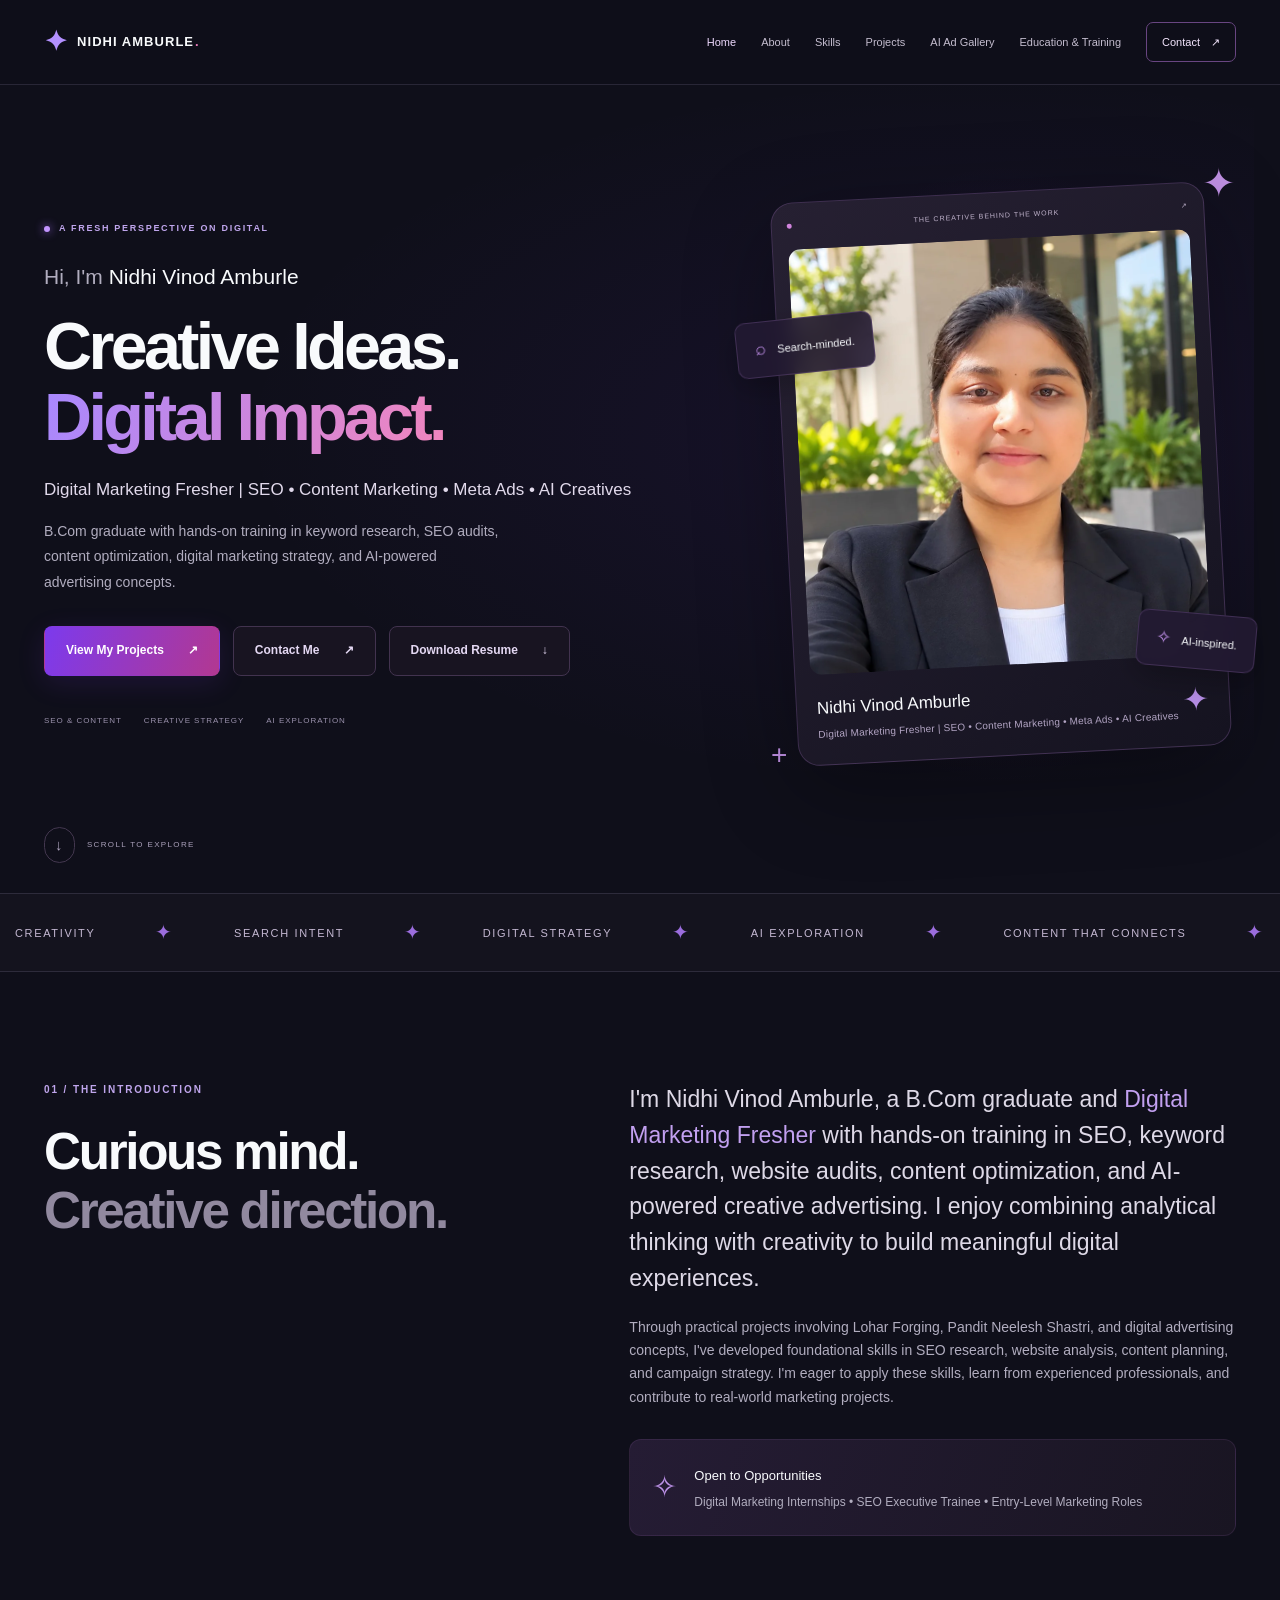
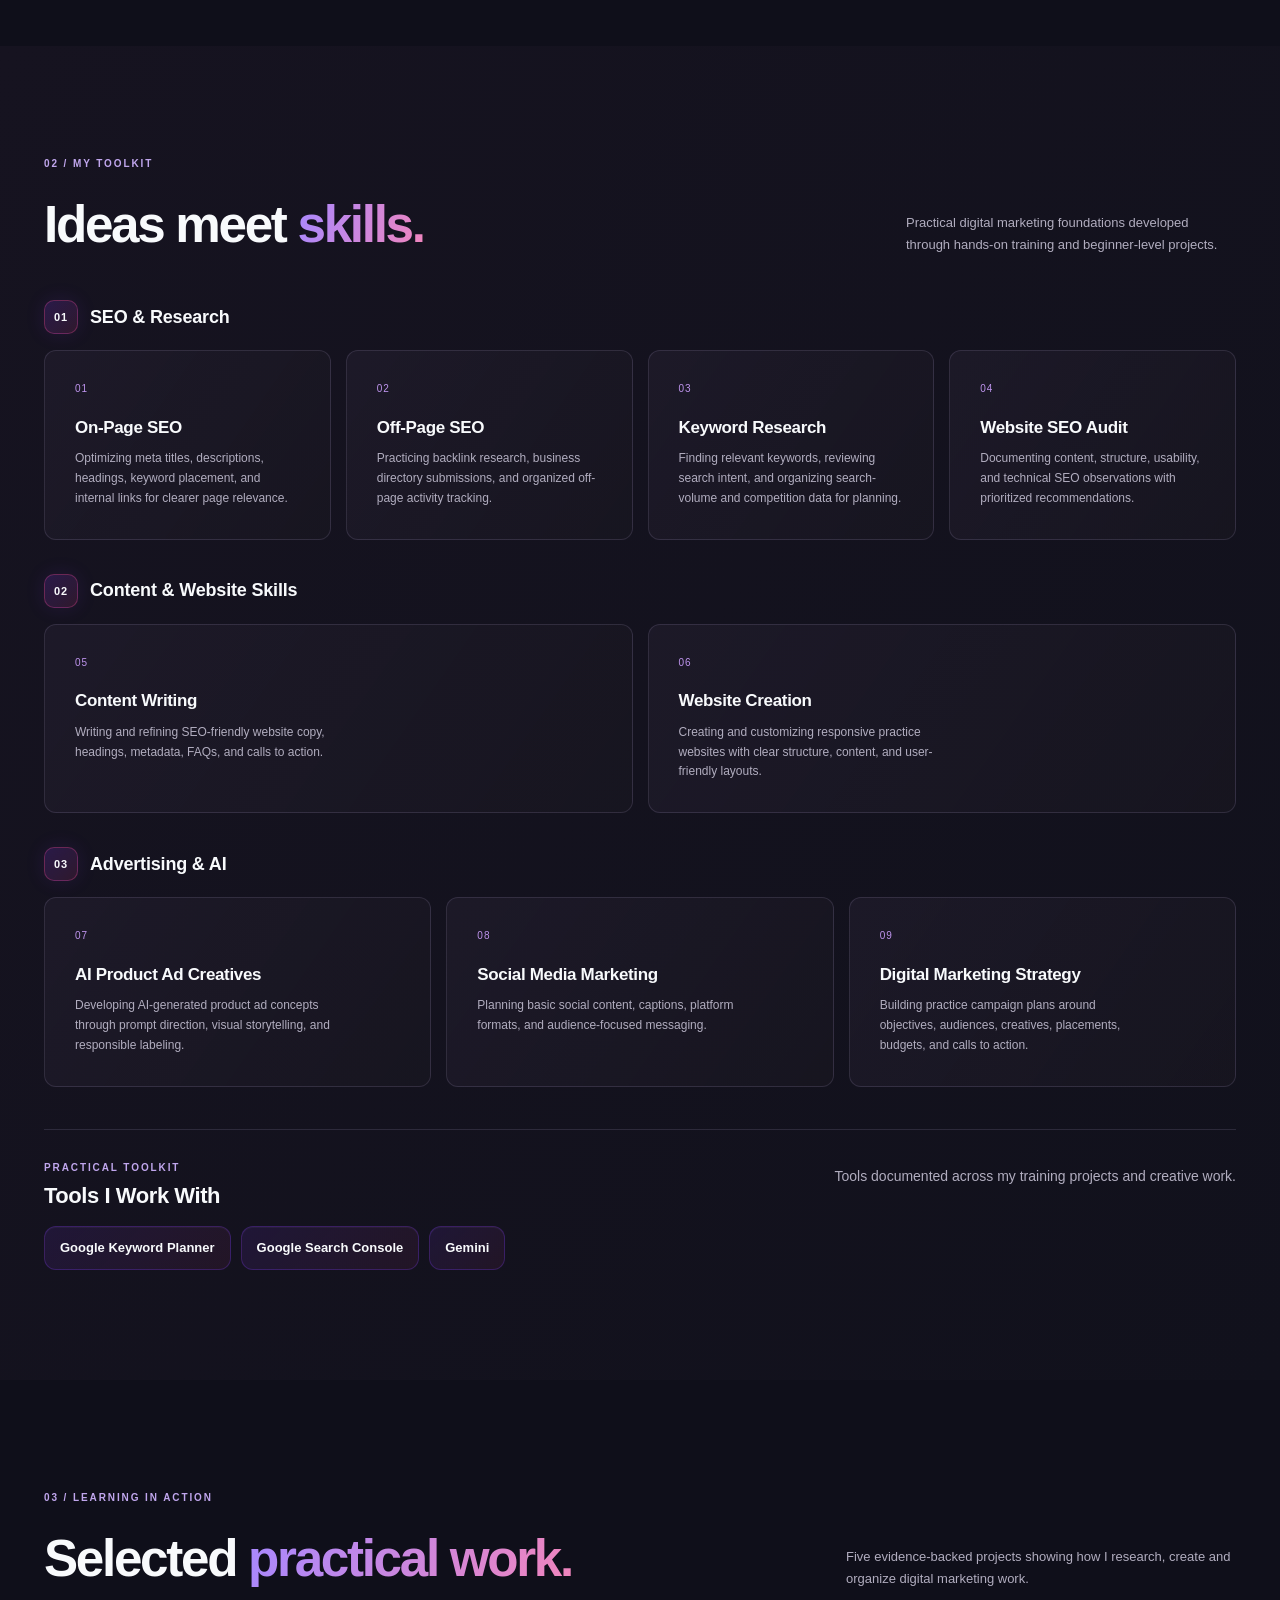
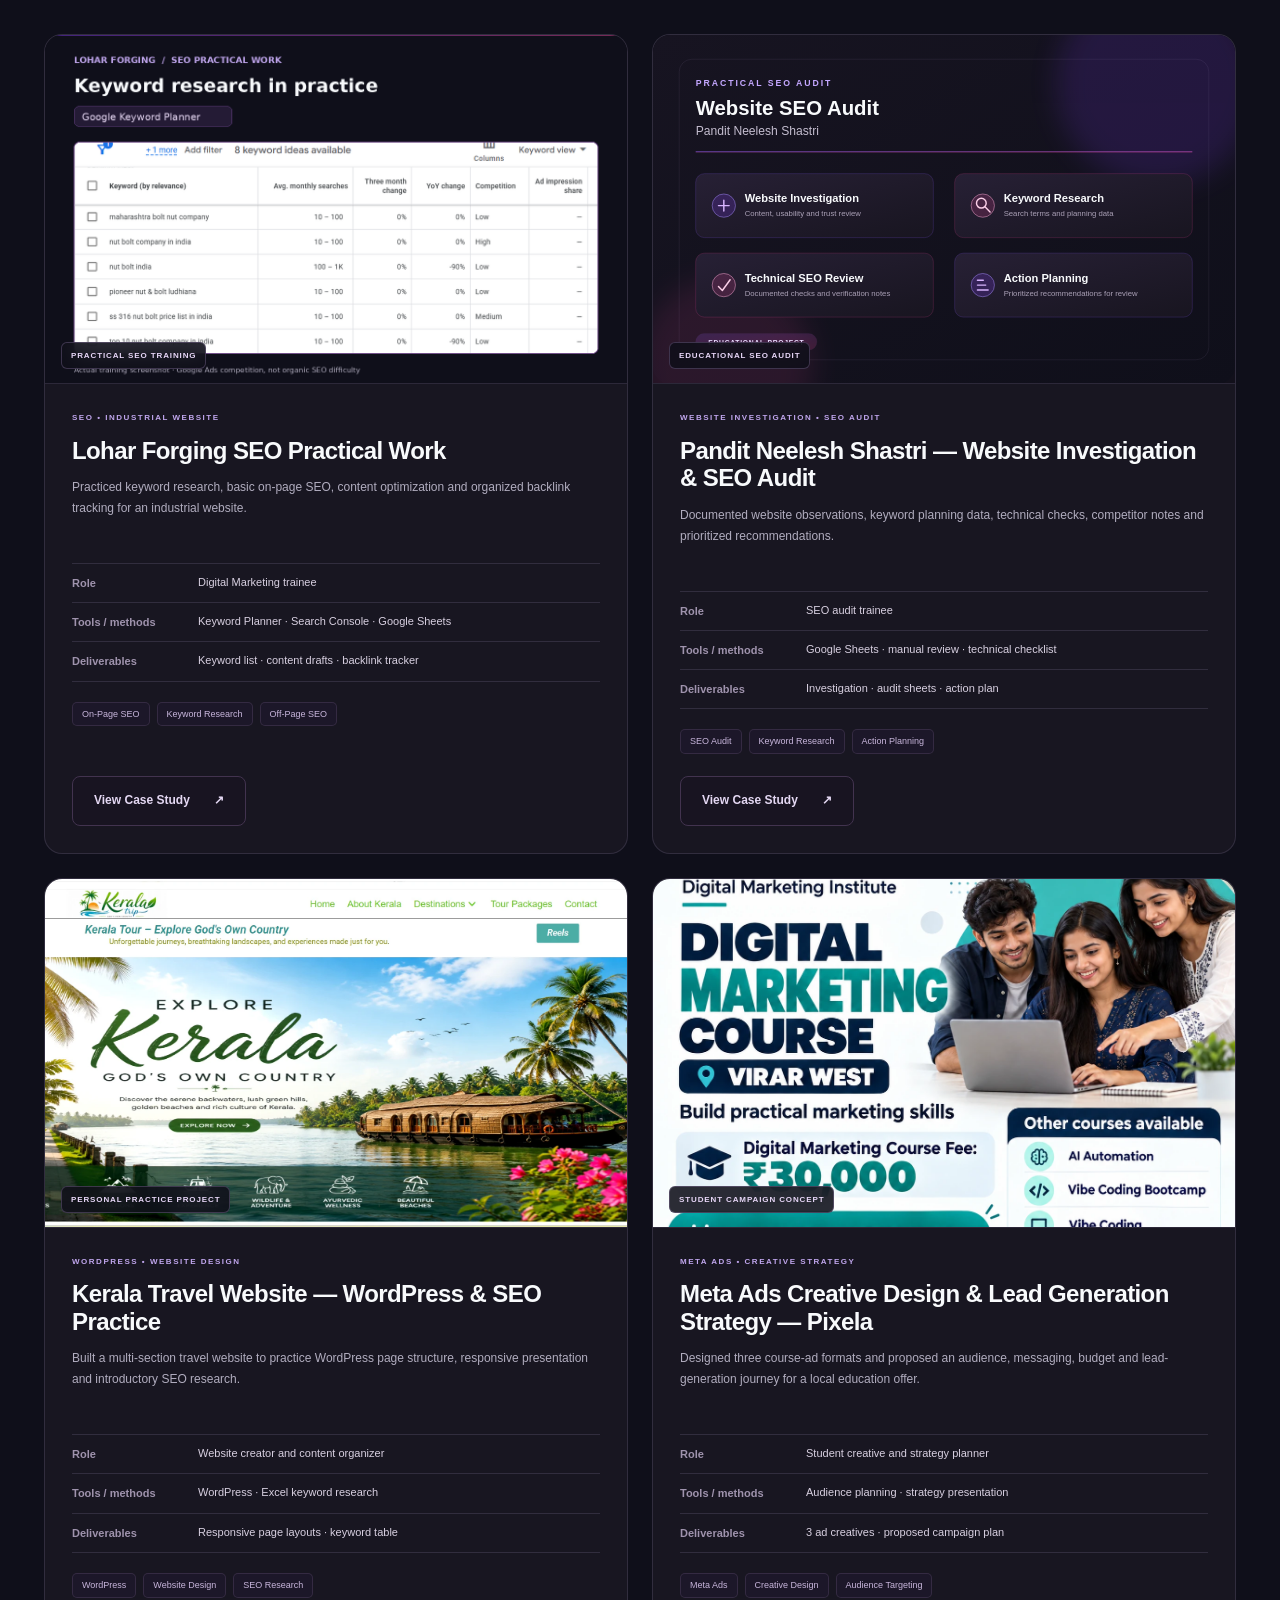
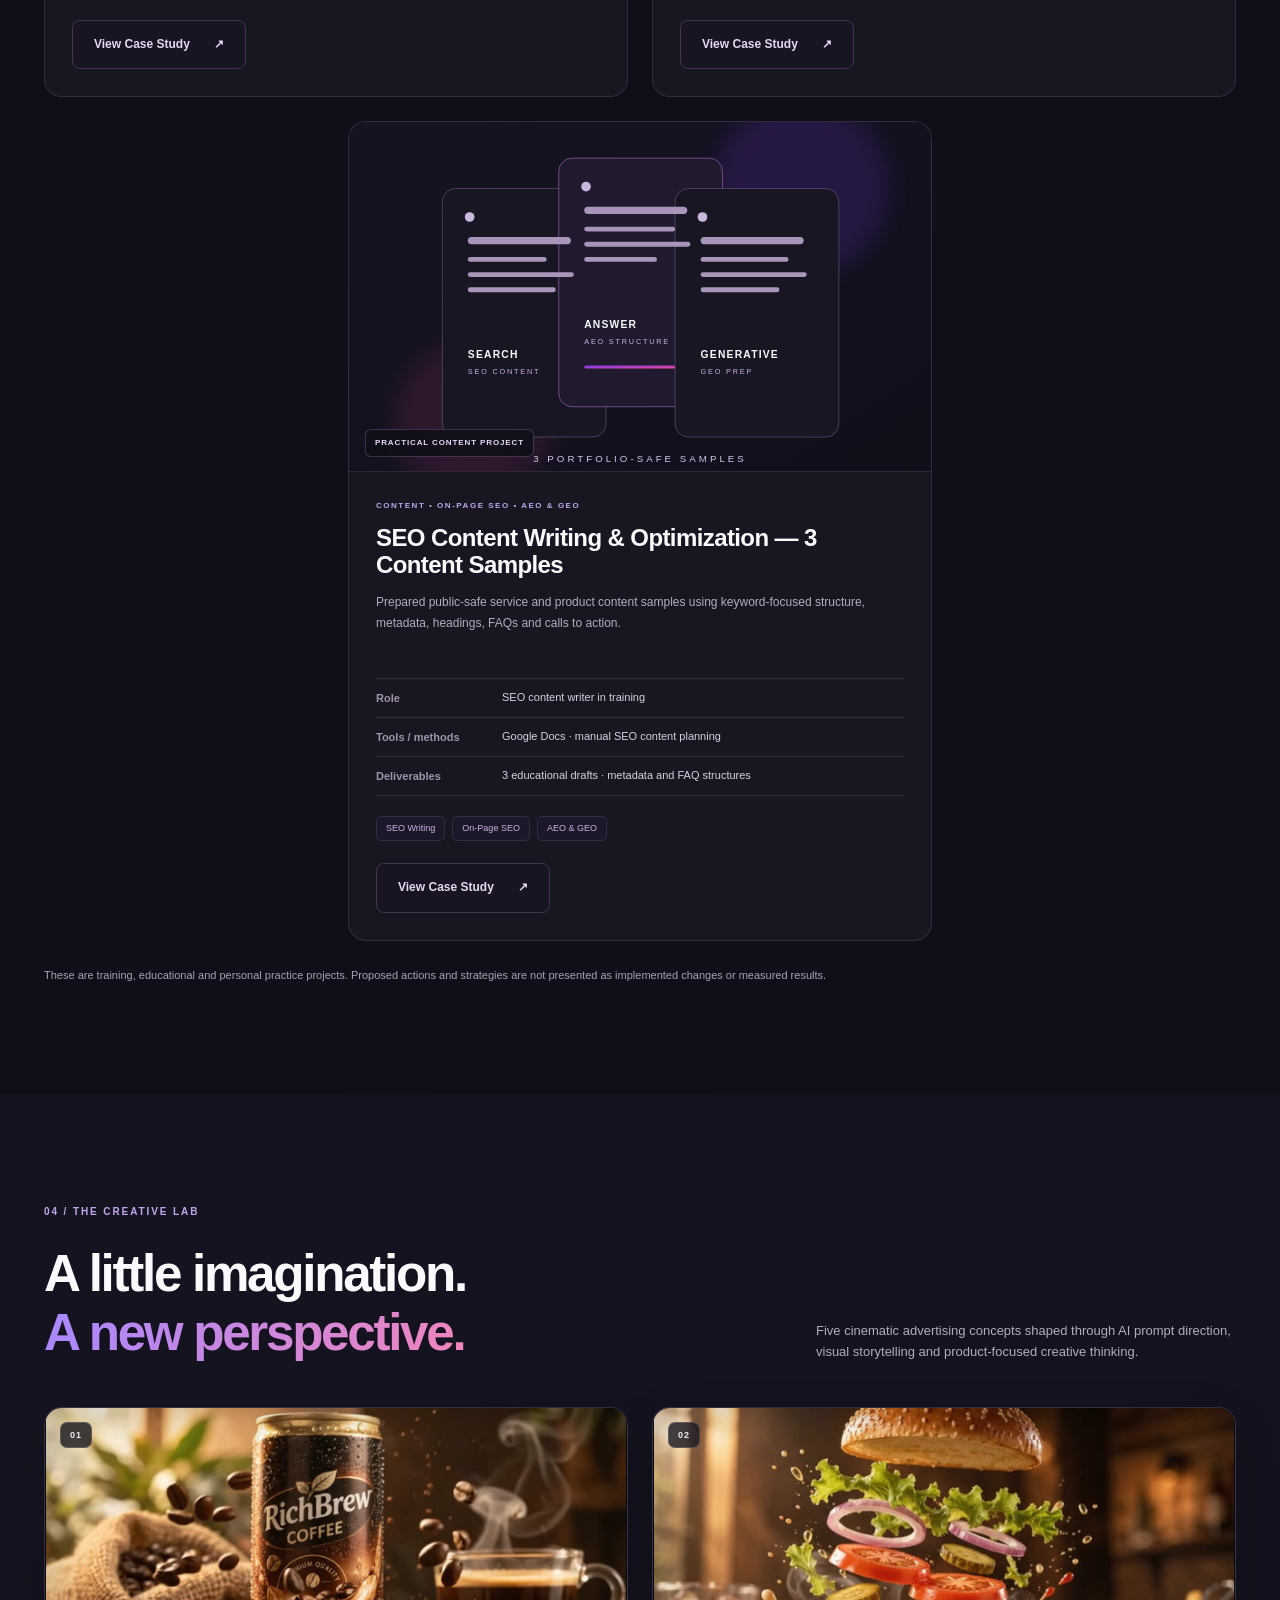
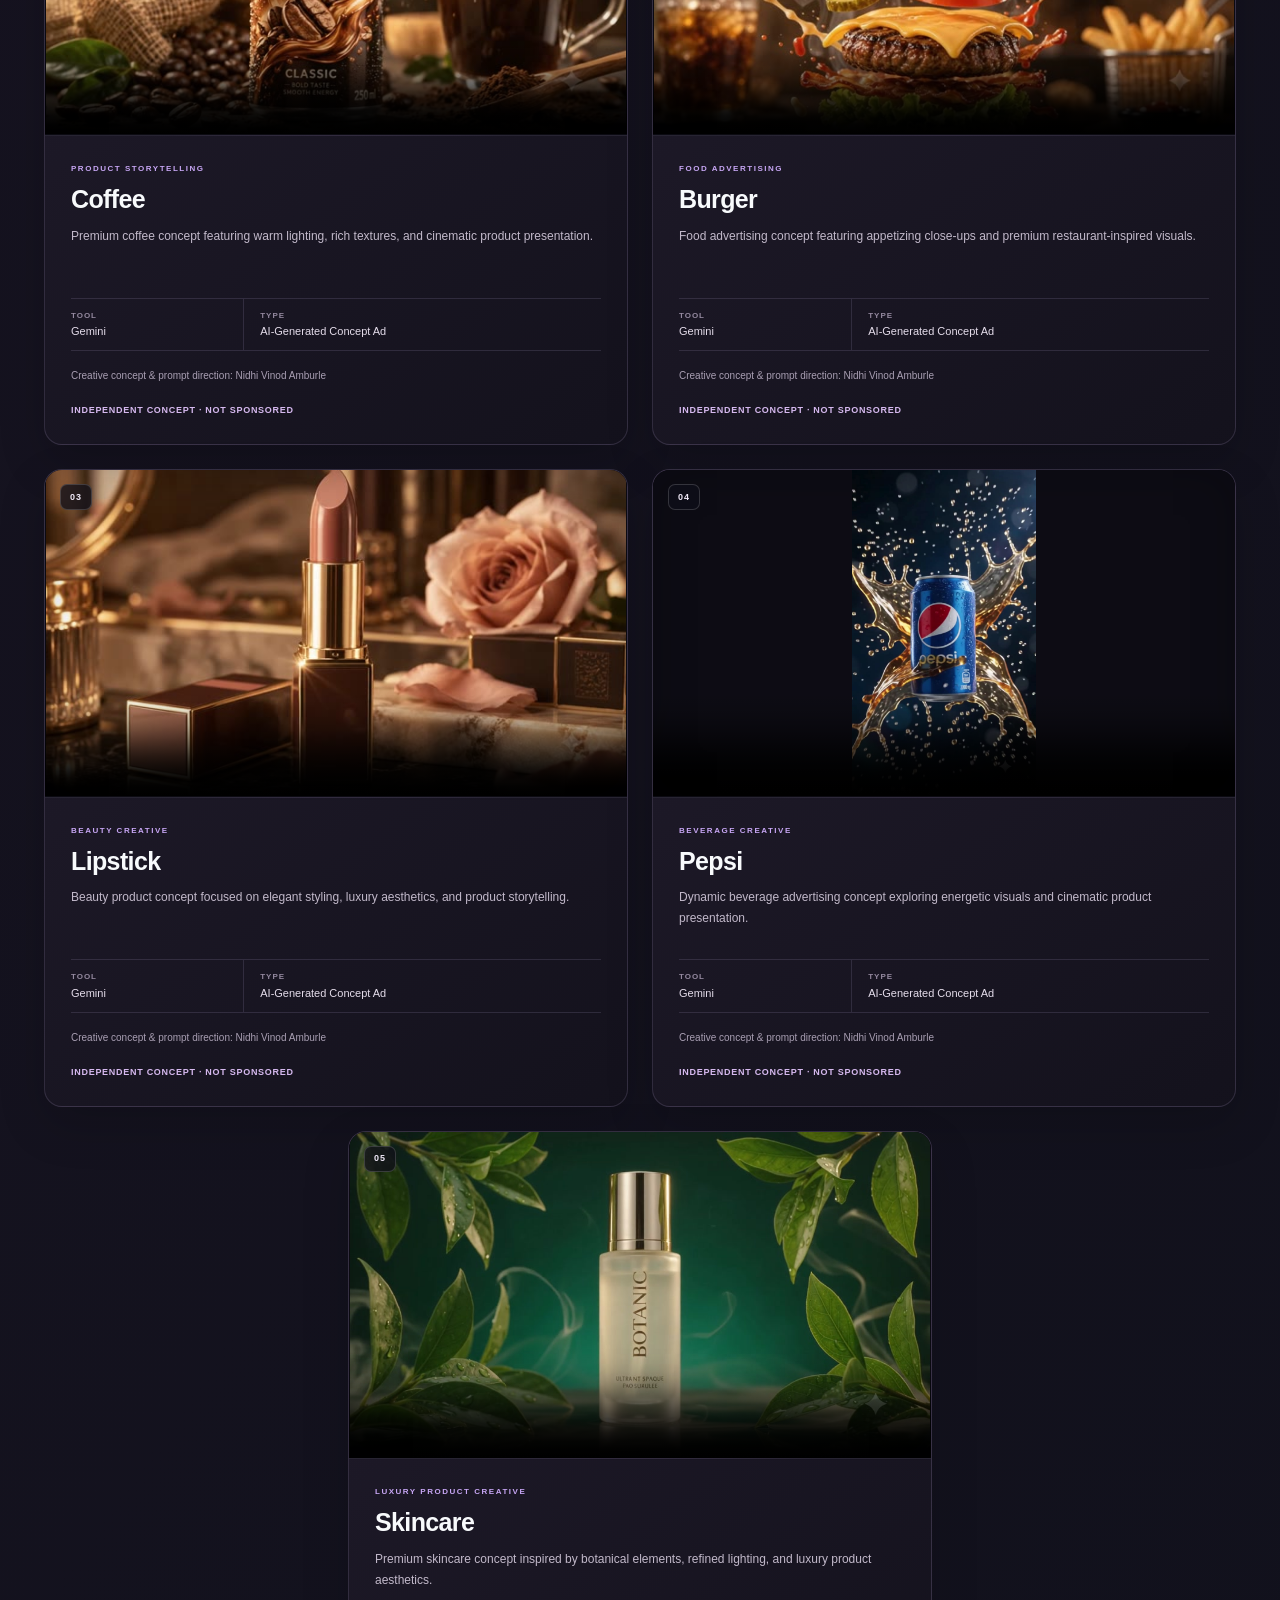
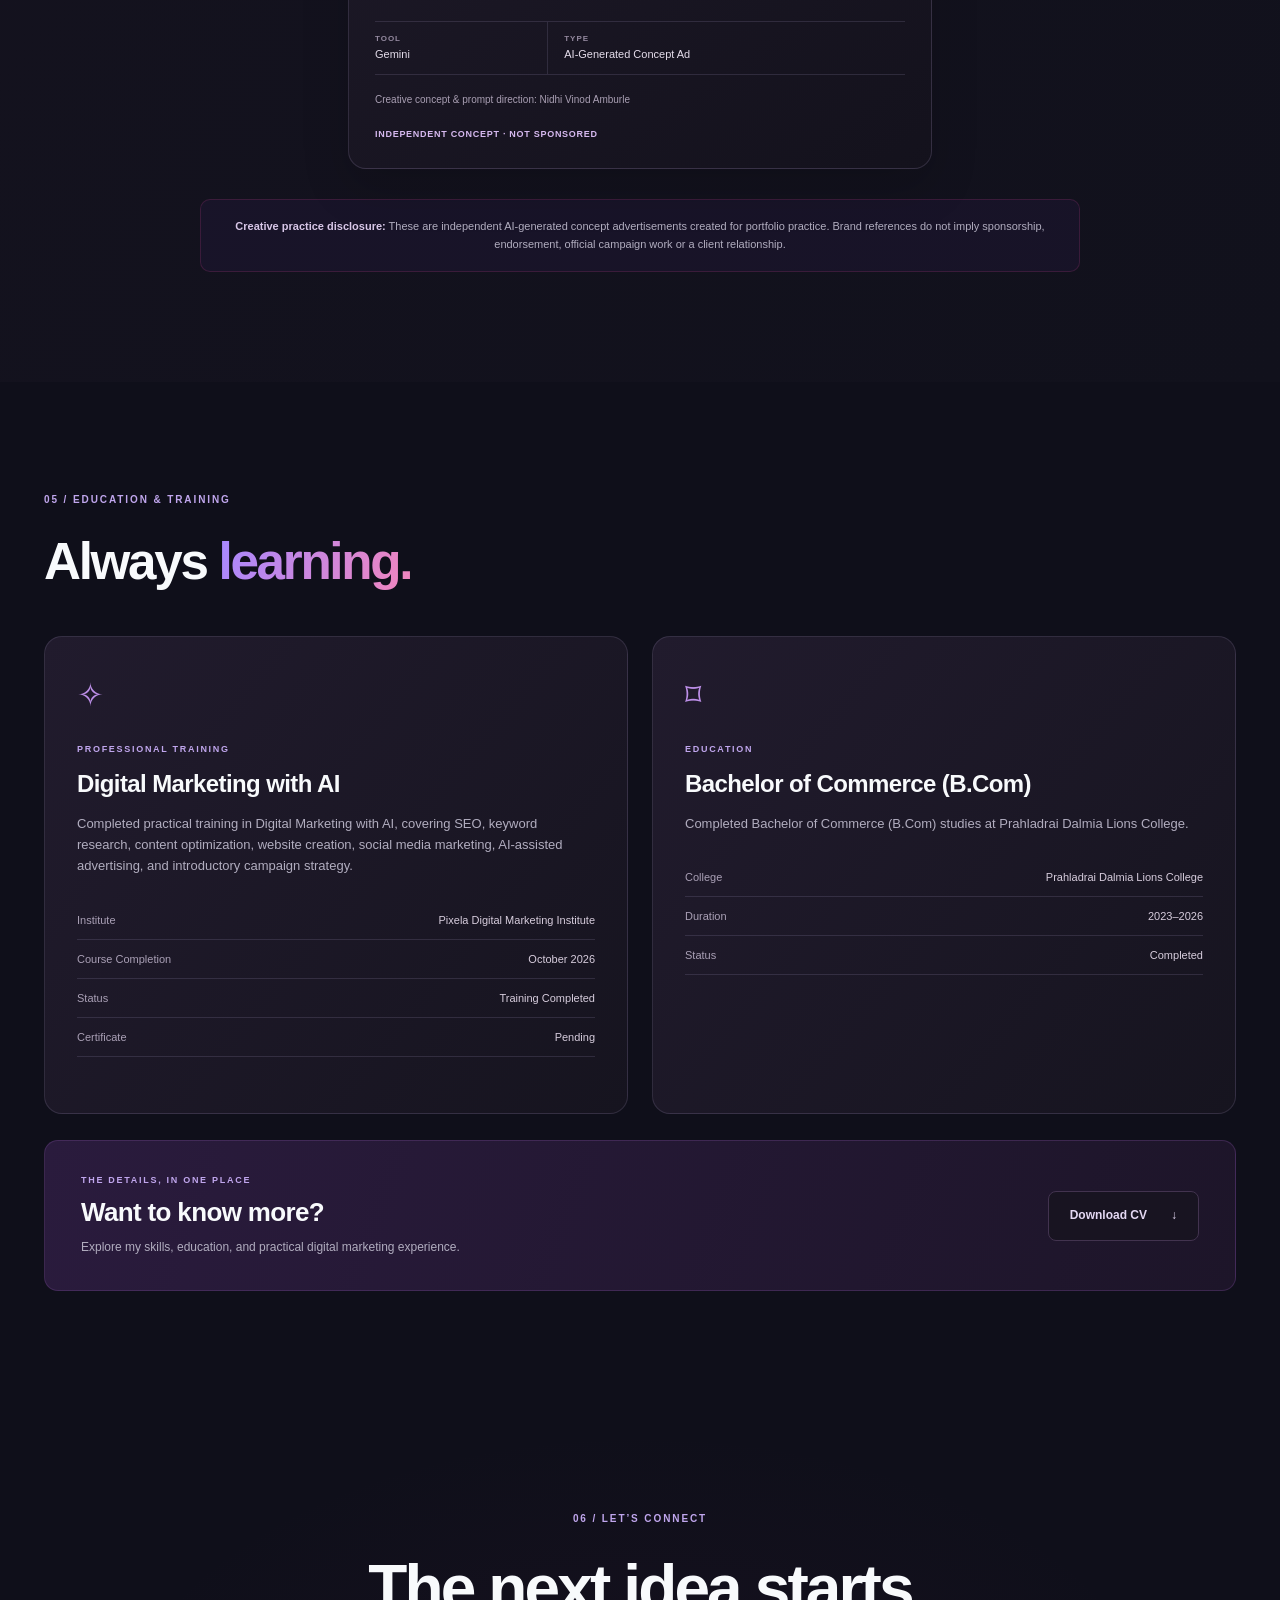
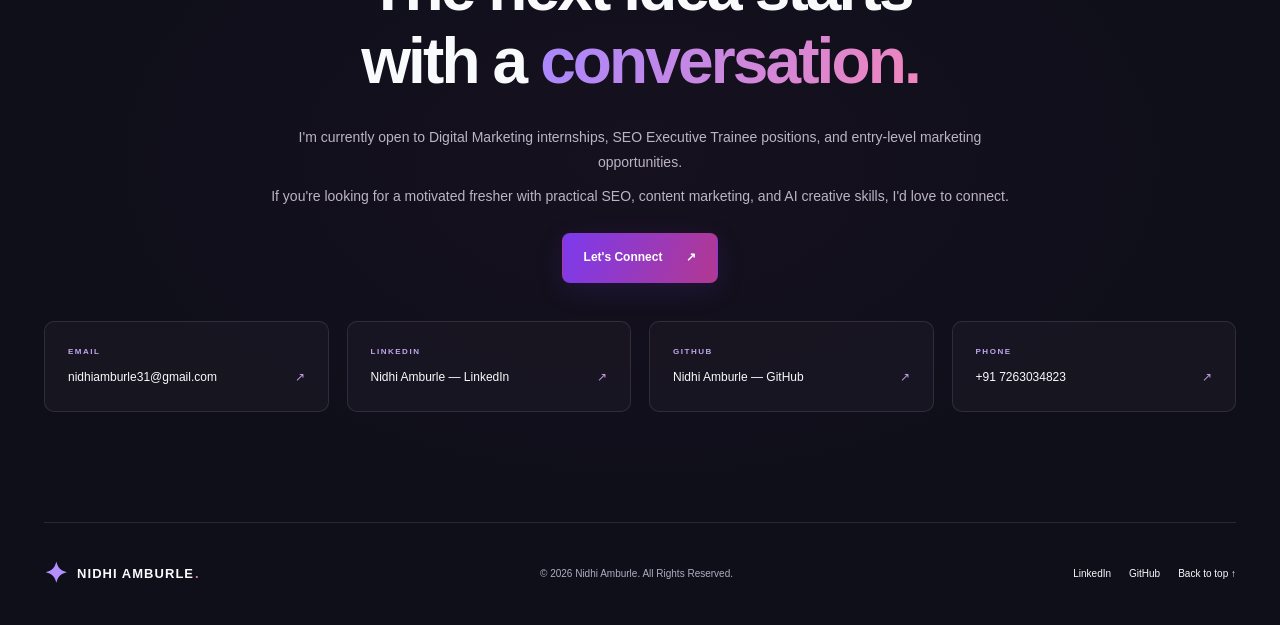
<file: index.html>
<!DOCTYPE html>
<html lang="en"><head><meta charset="UTF-8"><meta name="viewport" content="width=device-width, initial-scale=1"><meta name="theme-color" content="#0F0F1A"><title>Nidhi Vinod Amburle | Digital Marketing &amp; SEO Portfolio</title><meta name="description" content="Digital Marketing fresher Nidhi Vinod Amburle showcases practical SEO audits, content marketing, Meta Ads strategy and AI creative projects."><link rel="canonical" href="https://nidhiamburle31-svg.github.io/digital-marketing-portfolio/"><meta property="og:type" content="website"><meta property="og:site_name" content="Nidhi Vinod Amburle Portfolio"><meta property="og:title" content="Nidhi Vinod Amburle | Digital Marketing &amp; SEO Portfolio"><meta property="og:description" content="Explore practical SEO audits, content marketing, Meta Ads strategy and AI creative projects by Digital Marketing fresher Nidhi Vinod Amburle."><meta property="og:url" content="https://nidhiamburle31-svg.github.io/digital-marketing-portfolio/"><meta property="og:image" content="https://nidhiamburle31-svg.github.io/digital-marketing-portfolio/assets/images/nidhi-vinod-amburle-professional-portrait.webp"><meta property="og:image:width" content="900"><meta property="og:image:height" content="954"><meta property="og:image:alt" content="Professional portrait of Nidhi Vinod Amburle"><meta name="twitter:card" content="summary_large_image"><meta name="twitter:title" content="Nidhi Vinod Amburle | Digital Marketing &amp; SEO Portfolio"><meta name="twitter:description" content="Explore practical SEO audits, content marketing, Meta Ads strategy and AI creative projects by Digital Marketing fresher Nidhi Vinod Amburle."><meta name="twitter:image" content="https://nidhiamburle31-svg.github.io/digital-marketing-portfolio/assets/images/nidhi-vinod-amburle-professional-portrait.webp"><meta name="twitter:image:alt" content="Professional portrait of Nidhi Vinod Amburle"><link rel="icon" href="assets/images/favicon.svg" type="image/svg+xml"><link rel="stylesheet" href="style.css"><script type="application/ld+json">{"@context":"https://schema.org","@type":"Person","@id":"https://nidhiamburle31-svg.github.io/digital-marketing-portfolio/#person","name":"Nidhi Vinod Amburle","url":"https://nidhiamburle31-svg.github.io/digital-marketing-portfolio/","image":"https://nidhiamburle31-svg.github.io/digital-marketing-portfolio/assets/images/nidhi-vinod-amburle-professional-portrait.webp","jobTitle":"Digital Marketing Fresher","sameAs":["https://www.linkedin.com/in/nidhi-amburle-b913583a7/","https://github.com/nidhiamburle31-svg"]}</script><script src="script.js" defer></script></head>
<body><a class="skip-link" href="#main">Skip to content</a>
<header class="site-header"><nav class="nav container" aria-label="Main navigation"><a class="brand" href="#home" aria-label="Nidhi Amburle portfolio home"><span class="brand-mark" aria-hidden="true">✦</span> NIDHI AMBURLE<span class="brand-dot">.</span></a><button class="menu-toggle" aria-expanded="false" aria-controls="nav-links">Menu <span aria-hidden="true">☰</span></button><div id="nav-links" class="nav-links"><a href="#home" aria-current="location">Home</a><a href="#about">About</a><a href="#skills">Skills</a><a href="#projects">Projects</a><a href="#gallery">AI Ad Gallery</a><a href="#certifications">Education &amp; Training</a><a class="nav-contact" href="#contact">Contact <span aria-hidden="true">↗</span></a></div></nav></header>
<main id="main"><section id="home" class="hero container"><div class="hero-copy"><p class="eyebrow"><span class="status-dot"></span> A FRESH PERSPECTIVE ON DIGITAL</p><p class="hero-intro">Hi, I'm <span>Nidhi Vinod Amburle</span></p><h1>Creative Ideas.<br><span class="gradient-text">Digital Impact.</span></h1><p class="hero-role">Digital Marketing Fresher | SEO • Content Marketing • Meta Ads • AI Creatives</p><p class="hero-description">B.Com graduate with hands-on training in keyword research, SEO audits, content optimization, digital marketing strategy, and AI-powered advertising concepts.</p><div class="button-row"><a class="button primary" href="#projects">View My Projects <span aria-hidden="true">↗</span></a><a class="button secondary" href="#contact">Contact Me <span aria-hidden="true">↗</span></a><a class="button secondary resume-button" href="assets/resume/Nidhi_Vinod_Amburle_Resume.pdf" download="Nidhi_Vinod_Amburle_Resume.pdf">Download Resume <span aria-hidden="true">↓</span></a></div><div class="hero-footnote"><span>SEO & CONTENT</span><span>CREATIVE STRATEGY</span><span>AI EXPLORATION</span></div></div><div class="hero-art"><div class="orbit orbit-one"></div><div class="orbit orbit-two"></div><span class="art-spark spark-one" aria-hidden="true">✦</span><span class="art-spark spark-two" aria-hidden="true">+</span><div class="portrait-card"><div class="portrait-top"><span class="tiny-dot"></span><span>THE CREATIVE BEHIND THE WORK</span><span aria-hidden="true">↗</span></div><img src="assets/images/nidhi-vinod-amburle-professional-portrait.webp" width="900" height="954" alt="Professional portrait of Nidhi Vinod Amburle" fetchpriority="high"><div class="portrait-bottom"><span>Nidhi Vinod Amburle<small>Digital Marketing Fresher | SEO • Content Marketing • Meta Ads • AI Creatives</small></span><span class="portrait-icon" aria-hidden="true">✦</span></div></div><div class="floating-label label-one"><span aria-hidden="true">⌕</span> Search-minded.</div><div class="floating-label label-two"><span aria-hidden="true">✧</span> AI-inspired.</div></div><a class="scroll-cue" href="#about"><span aria-hidden="true">↓</span> SCROLL TO EXPLORE</a></section>
<div class="ticker" aria-hidden="true"><div>CREATIVITY <span>✦</span> SEARCH INTENT <span>✦</span> DIGITAL STRATEGY <span>✦</span> AI EXPLORATION <span>✦</span> CONTENT THAT CONNECTS <span>✦</span></div></div>
<section id="about" class="section container about"><div class="section-heading reveal"><p class="eyebrow">01 / THE INTRODUCTION</p><h2>Curious mind.<br><span class="muted">Creative direction.</span></h2></div><div class="about-copy reveal"><p class="large-copy">I'm Nidhi Vinod Amburle, a B.Com graduate and <span>Digital Marketing Fresher</span> with hands-on training in SEO, keyword research, website audits, content optimization, and AI-powered creative advertising. I enjoy combining analytical thinking with creativity to build meaningful digital experiences.</p><p>Through practical projects involving Lohar Forging, Pandit Neelesh Shastri, and digital advertising concepts, I've developed foundational skills in SEO research, website analysis, content planning, and campaign strategy. I'm eager to apply these skills, learn from experienced professionals, and contribute to real-world marketing projects.</p><div class="about-note"><span aria-hidden="true">✧</span><div><strong>Open to Opportunities</strong><p>Digital Marketing Internships • SEO Executive Trainee • Entry-Level Marketing Roles</p></div></div></div></section>
<section id="skills" class="section section-tinted"><div class="container"><div class="section-heading section-heading-row reveal"><div><p class="eyebrow">02 / MY TOOLKIT</p><h2>Ideas meet <span class="gradient-text">skills.</span></h2></div><p>Practical digital marketing foundations developed through hands-on training and beginner-level projects.</p></div><div class="skills-categories"><div class="skills-category"><div class="skills-category-heading reveal"><span aria-hidden="true">01</span><h3>SEO &amp; Research</h3></div><div class="skills-grid skills-grid-four"><article class="skill-card reveal"><span class="skill-number">01</span><h3>On-Page SEO</h3><p>Optimizing meta titles, descriptions, headings, keyword placement, and internal links for clearer page relevance.</p></article><article class="skill-card reveal"><span class="skill-number">02</span><h3>Off-Page SEO</h3><p>Practicing backlink research, business directory submissions, and organized off-page activity tracking.</p></article><article class="skill-card reveal"><span class="skill-number">03</span><h3>Keyword Research</h3><p>Finding relevant keywords, reviewing search intent, and organizing search-volume and competition data for planning.</p></article><article class="skill-card reveal"><span class="skill-number">04</span><h3>Website SEO Audit</h3><p>Documenting content, structure, usability, and technical SEO observations with prioritized recommendations.</p></article></div></div><div class="skills-category"><div class="skills-category-heading reveal"><span aria-hidden="true">02</span><h3>Content &amp; Website Skills</h3></div><div class="skills-grid skills-grid-two"><article class="skill-card reveal"><span class="skill-number">05</span><h3>Content Writing</h3><p>Writing and refining SEO-friendly website copy, headings, metadata, FAQs, and calls to action.</p></article><article class="skill-card reveal"><span class="skill-number">06</span><h3>Website Creation</h3><p>Creating and customizing responsive practice websites with clear structure, content, and user-friendly layouts.</p></article></div></div><div class="skills-category"><div class="skills-category-heading reveal"><span aria-hidden="true">03</span><h3>Advertising &amp; AI</h3></div><div class="skills-grid skills-grid-three"><article class="skill-card reveal"><span class="skill-number">07</span><h3>AI Product Ad Creatives</h3><p>Developing AI-generated product ad concepts through prompt direction, visual storytelling, and responsible labeling.</p></article><article class="skill-card reveal"><span class="skill-number">08</span><h3>Social Media Marketing</h3><p>Planning basic social content, captions, platform formats, and audience-focused messaging.</p></article><article class="skill-card reveal"><span class="skill-number">09</span><h3>Digital Marketing Strategy</h3><p>Building practice campaign plans around objectives, audiences, creatives, placements, budgets, and calls to action.</p></article></div></div></div><div class="skills-tools reveal" aria-labelledby="tools-work-title"><div class="skills-tools-heading"><div><p class="eyebrow">PRACTICAL TOOLKIT</p><h3 id="tools-work-title">Tools I Work With</h3></div><p>Tools documented across my training projects and creative work.</p></div><div class="tool-badges" role="list" aria-label="Tools used in practical work"><span class="tool-badge" role="listitem">Google Keyword Planner</span><span class="tool-badge" role="listitem">Google Search Console</span><span class="tool-badge" role="listitem">Gemini</span></div></div></div></section>
<section id="projects" class="section container"><div class="section-heading section-heading-row reveal"><div><p class="eyebrow">03 / LEARNING IN ACTION</p><h2>Selected <span class="gradient-text">practical work.</span></h2></div><p>Five evidence-backed projects showing how I research, create and organize digital marketing work.</p></div><div class="projects-grid"><article class="project-card reveal"><a class="project-image" href="lohar-forging-seo-project.html" aria-label="View Lohar Forging SEO Practical Work case study"><img src="assets/images/lohar-forging-keyword-thumbnail.png" alt="Lohar Forging SEO training keyword research table with search-volume ranges and Google Ads competition" loading="lazy" width="1200" height="728"><span class="project-type">Practical SEO training</span></a><div class="project-body"><p class="eyebrow">SEO • INDUSTRIAL WEBSITE</p><h3><a href="lohar-forging-seo-project.html">Lohar Forging SEO Practical Work</a></h3><p class="project-summary">Practiced keyword research, basic on-page SEO, content optimization and organized backlink tracking for an industrial website.</p><dl class="project-facts"><div><dt>Role</dt><dd>Digital Marketing trainee</dd></div><div><dt>Tools / methods</dt><dd>Keyword Planner · Search Console · Google Sheets</dd></div><div><dt>Deliverables</dt><dd>Keyword list · content drafts · backlink tracker</dd></div></dl><div class="tags"><span>On-Page SEO</span><span>Keyword Research</span><span>Off-Page SEO</span></div><a class="button secondary project-cta" href="lohar-forging-seo-project.html">View Case Study <span aria-hidden="true">↗</span></a></div></article><article class="project-card reveal"><a class="project-image" href="panditji-seo-audit-case-study.html" aria-label="View Pandit Neelesh Shastri Website Investigation and SEO Audit case study"><img src="assets/images/panditji/panditji-seo-audit-dashboard.svg" alt="Dark neon SEO audit dashboard highlighting website investigation, keyword research, technical review and action planning" loading="lazy" width="1200" height="720"><span class="project-type">Educational SEO audit</span></a><div class="project-body"><p class="eyebrow">WEBSITE INVESTIGATION • SEO AUDIT</p><h3><a href="panditji-seo-audit-case-study.html">Pandit Neelesh Shastri — Website Investigation &amp; SEO Audit</a></h3><p class="project-summary">Documented website observations, keyword planning data, technical checks, competitor notes and prioritized recommendations.</p><dl class="project-facts"><div><dt>Role</dt><dd>SEO audit trainee</dd></div><div><dt>Tools / methods</dt><dd>Google Sheets · manual review · technical checklist</dd></div><div><dt>Deliverables</dt><dd>Investigation · audit sheets · action plan</dd></div></dl><div class="tags"><span>SEO Audit</span><span>Keyword Research</span><span>Action Planning</span></div><a class="button secondary project-cta" href="panditji-seo-audit-case-study.html">View Case Study <span aria-hidden="true">↗</span></a></div></article><article class="project-card reveal"><a class="project-image" href="kerala-travel-website.html" aria-label="View Kerala Travel Website WordPress and SEO Practice case study"><img src="assets/images/kerala/kerala-homepage.webp" alt="Kerala Travel WordPress practice website homepage with navigation and a backwaters hero banner" loading="lazy" width="1918" height="889"><span class="project-type">Personal practice project</span></a><div class="project-body"><p class="eyebrow">WORDPRESS • WEBSITE DESIGN</p><h3><a href="kerala-travel-website.html">Kerala Travel Website — WordPress &amp; SEO Practice</a></h3><p class="project-summary">Built a multi-section travel website to practice WordPress page structure, responsive presentation and introductory SEO research.</p><dl class="project-facts"><div><dt>Role</dt><dd>Website creator and content organizer</dd></div><div><dt>Tools / methods</dt><dd>WordPress · Excel keyword research</dd></div><div><dt>Deliverables</dt><dd>Responsive page layouts · keyword table</dd></div></dl><div class="tags"><span>WordPress</span><span>Website Design</span><span>SEO Research</span></div><a class="button secondary project-cta" href="kerala-travel-website.html">View Case Study <span aria-hidden="true">↗</span></a></div></article><article class="project-card reveal"><a class="project-image" href="pixela-meta-ads-case-study.html" aria-label="View Pixela Meta Ads Creative Design and Lead Generation Strategy case study"><img src="assets/images/meta-ads/pixela/pixela-course-square.webp" alt="Square Pixela Digital Marketing Course practice ad for Virar West with a free demo call to action" loading="lazy" width="1254" height="1254"><span class="project-type">Student campaign concept</span></a><div class="project-body"><p class="eyebrow">META ADS • CREATIVE STRATEGY</p><h3><a href="pixela-meta-ads-case-study.html">Meta Ads Creative Design &amp; Lead Generation Strategy — Pixela</a></h3><p class="project-summary">Designed three course-ad formats and proposed an audience, messaging, budget and lead-generation journey for a local education offer.</p><dl class="project-facts"><div><dt>Role</dt><dd>Student creative and strategy planner</dd></div><div><dt>Tools / methods</dt><dd>Audience planning · strategy presentation</dd></div><div><dt>Deliverables</dt><dd>3 ad creatives · proposed campaign plan</dd></div></dl><div class="tags"><span>Meta Ads</span><span>Creative Design</span><span>Audience Targeting</span></div><a class="button secondary project-cta" href="pixela-meta-ads-case-study.html">View Case Study <span aria-hidden="true">↗</span></a></div></article><article class="project-card reveal"><a class="project-image" href="seo-content-writing-case-study.html" aria-label="View SEO Content Writing and Optimization case study"><img src="assets/images/seo-content-thumbnail.svg" alt="Dark neon illustration of three structured SEO content documents with search, answer and generative optimization labels" loading="lazy" width="960" height="640"><span class="project-type">Practical content project</span></a><div class="project-body"><p class="eyebrow">CONTENT • ON-PAGE SEO • AEO &amp; GEO</p><h3><a href="seo-content-writing-case-study.html">SEO Content Writing &amp; Optimization — 3 Content Samples</a></h3><p class="project-summary">Prepared public-safe service and product content samples using keyword-focused structure, metadata, headings, FAQs and calls to action.</p><dl class="project-facts"><div><dt>Role</dt><dd>SEO content writer in training</dd></div><div><dt>Tools / methods</dt><dd>Google Docs · manual SEO content planning</dd></div><div><dt>Deliverables</dt><dd>3 educational drafts · metadata and FAQ structures</dd></div></dl><div class="tags"><span>SEO Writing</span><span>On-Page SEO</span><span>AEO &amp; GEO</span></div><a class="button secondary project-cta" href="seo-content-writing-case-study.html">View Case Study <span aria-hidden="true">↗</span></a></div></article></div><p class="section-note">These are training, educational and personal practice projects. Proposed actions and strategies are not presented as implemented changes or measured results.</p></section>
<section id="gallery" class="section section-tinted"><div class="container"><div class="section-heading section-heading-row reveal"><div><p class="eyebrow">04 / THE CREATIVE LAB</p><h2>A little imagination.<br><span class="gradient-text">A new perspective.</span></h2></div><p>Five cinematic advertising concepts shaped through AI prompt direction, visual storytelling and product-focused creative thinking.</p></div><div class="gallery-grid"><article class="video-card reveal"><div class="video-wrap"><video controls playsinline preload="metadata" poster="assets/images/coffee-poster.jpg" src="assets/videos/coffee.mp4" aria-label="Play Coffee AI-generated concept advertisement"><p>Your browser does not support MP4 video playback.</p></video><span class="video-index" aria-hidden="true">01</span></div><div class="video-body"><p class="eyebrow">PRODUCT STORYTELLING</p><h3>Coffee</h3><p class="creative-description">Premium coffee concept featuring warm lighting, rich textures, and cinematic product presentation.</p><div class="creative-meta" aria-label="Coffee project details"><span><small>Tool</small>Gemini</span><span><small>Type</small>AI-Generated Concept Ad</span></div><p class="creative-credit">Creative concept &amp; prompt direction: Nidhi Vinod Amburle</p><p class="media-status">Independent concept · Not sponsored</p></div></article><article class="video-card reveal"><div class="video-wrap"><video controls playsinline preload="metadata" poster="assets/images/burger-poster.jpg" src="assets/videos/burger.mp4" aria-label="Play Burger AI-generated concept advertisement"><p>Your browser does not support MP4 video playback.</p></video><span class="video-index" aria-hidden="true">02</span></div><div class="video-body"><p class="eyebrow">FOOD ADVERTISING</p><h3>Burger</h3><p class="creative-description">Food advertising concept featuring appetizing close-ups and premium restaurant-inspired visuals.</p><div class="creative-meta" aria-label="Burger project details"><span><small>Tool</small>Gemini</span><span><small>Type</small>AI-Generated Concept Ad</span></div><p class="creative-credit">Creative concept &amp; prompt direction: Nidhi Vinod Amburle</p><p class="media-status">Independent concept · Not sponsored</p></div></article><article class="video-card reveal"><div class="video-wrap"><video controls playsinline preload="metadata" poster="assets/images/lipstick-poster.jpg" src="assets/videos/lipstick.mp4" aria-label="Play Lipstick AI-generated concept advertisement"><p>Your browser does not support MP4 video playback.</p></video><span class="video-index" aria-hidden="true">03</span></div><div class="video-body"><p class="eyebrow">BEAUTY CREATIVE</p><h3>Lipstick</h3><p class="creative-description">Beauty product concept focused on elegant styling, luxury aesthetics, and product storytelling.</p><div class="creative-meta" aria-label="Lipstick project details"><span><small>Tool</small>Gemini</span><span><small>Type</small>AI-Generated Concept Ad</span></div><p class="creative-credit">Creative concept &amp; prompt direction: Nidhi Vinod Amburle</p><p class="media-status">Independent concept · Not sponsored</p></div></article><article class="video-card reveal"><div class="video-wrap"><video controls playsinline preload="metadata" poster="assets/images/pepsi-poster.jpg" src="assets/videos/pepsi-optimized.mp4" aria-label="Play Pepsi AI-generated concept advertisement"><p>Your browser does not support MP4 video playback.</p></video><span class="video-index" aria-hidden="true">04</span></div><div class="video-body"><p class="eyebrow">BEVERAGE CREATIVE</p><h3>Pepsi</h3><p class="creative-description">Dynamic beverage advertising concept exploring energetic visuals and cinematic product presentation.</p><div class="creative-meta" aria-label="Pepsi project details"><span><small>Tool</small>Gemini</span><span><small>Type</small>AI-Generated Concept Ad</span></div><p class="creative-credit">Creative concept &amp; prompt direction: Nidhi Vinod Amburle</p><p class="media-status">Independent concept · Not sponsored</p></div></article><article class="video-card reveal"><div class="video-wrap"><video controls playsinline preload="metadata" poster="assets/images/skincare-poster.jpg" src="assets/videos/skincare.mp4" aria-label="Play Skincare AI-generated concept advertisement"><p>Your browser does not support MP4 video playback.</p></video><span class="video-index" aria-hidden="true">05</span></div><div class="video-body"><p class="eyebrow">LUXURY PRODUCT CREATIVE</p><h3>Skincare</h3><p class="creative-description">Premium skincare concept inspired by botanical elements, refined lighting, and luxury product aesthetics.</p><div class="creative-meta" aria-label="Skincare project details"><span><small>Tool</small>Gemini</span><span><small>Type</small>AI-Generated Concept Ad</span></div><p class="creative-credit">Creative concept &amp; prompt direction: Nidhi Vinod Amburle</p><p class="media-status">Independent concept · Not sponsored</p></div></article></div><p class="gallery-disclaimer"><strong>Creative practice disclosure:</strong> These are independent AI-generated concept advertisements created for portfolio practice. Brand references do not imply sponsorship, endorsement, official campaign work or a client relationship.</p></div></section>
<section id="certifications" class="section container"><div class="section-heading reveal"><p class="eyebrow">05 / EDUCATION &amp; TRAINING</p><h2>Always <span class="gradient-text">learning.</span></h2></div><div class="education-grid"><article class="education-card reveal"><span class="education-icon" aria-hidden="true">✧</span><p class="eyebrow">PROFESSIONAL TRAINING</p><h3>Digital Marketing with AI</h3><p>Completed practical training in Digital Marketing with AI, covering SEO, keyword research, content optimization, website creation, social media marketing, AI-assisted advertising, and introductory campaign strategy.</p><dl><div><dt>Institute</dt><dd>Pixela Digital Marketing Institute</dd></div><div><dt>Course Completion</dt><dd>October 2026</dd></div><div><dt>Status</dt><dd>Training Completed</dd></div><div><dt>Certificate</dt><dd>Pending</dd></div></dl></article><article class="education-card reveal"><span class="education-icon" aria-hidden="true">⌑</span><p class="eyebrow">EDUCATION</p><h3>Bachelor of Commerce (B.Com)</h3><p>Completed Bachelor of Commerce (B.Com) studies at Prahladrai Dalmia Lions College.</p><dl><div><dt>College</dt><dd>Prahladrai Dalmia Lions College</dd></div><div><dt>Duration</dt><dd>2023–2026</dd></div><div><dt>Status</dt><dd>Completed</dd></div></dl></article></div><div class="resume-banner reveal"><div><p class="eyebrow">THE DETAILS, IN ONE PLACE</p><h3>Want to know more?</h3><p id="resume-status">Explore my skills, education, and practical digital marketing experience.</p></div><a id="resume-link" class="button secondary" href="assets/resume/Nidhi_Vinod_Amburle_Resume.pdf" download="Nidhi_Vinod_Amburle_Resume.pdf">Download CV <span aria-hidden="true">↓</span></a></div></section>
<section id="contact" class="section contact container"><p class="eyebrow reveal">06 / LET’S CONNECT</p><h2 class="reveal">The next idea starts<br>with a <span class="gradient-text">conversation.</span></h2><div class="contact-intro reveal"><p>I'm currently open to Digital Marketing internships, SEO Executive Trainee positions, and entry-level marketing opportunities.</p><p>If you're looking for a motivated fresher with practical SEO, content marketing, and AI creative skills, I'd love to connect.</p></div><div class="contact-action reveal"><a class="button primary" href="mailto:nidhiamburle31@gmail.com?subject=Digital%20Marketing%20Opportunity">Let's Connect <span aria-hidden="true">↗</span></a></div><div class="contact-grid reveal"><div class="contact-card"><span class="eyebrow">EMAIL</span><a href="mailto:nidhiamburle31@gmail.com" aria-label="Email Nidhi Vinod Amburle">nidhiamburle31@gmail.com <span aria-hidden="true">↗</span></a></div><div class="contact-card"><span class="eyebrow">LINKEDIN</span><a href="https://www.linkedin.com/in/nidhi-amburle-b913583a7/" target="_blank" rel="noopener noreferrer" aria-label="Open Nidhi Amburle's LinkedIn profile in a new tab">Nidhi Amburle — LinkedIn <span aria-hidden="true">↗</span></a></div><div class="contact-card"><span class="eyebrow">GITHUB</span><a href="https://github.com/nidhiamburle31-svg" target="_blank" rel="noopener noreferrer" aria-label="Open Nidhi Amburle's GitHub profile in a new tab">Nidhi Amburle — GitHub <span aria-hidden="true">↗</span></a></div><div class="contact-card"><span class="eyebrow">PHONE</span><a href="tel:+917263034823" aria-label="Call Nidhi Vinod Amburle at plus 91 7263034823">+91 7263034823 <span aria-hidden="true">↗</span></a></div></div></section></main>
<footer class="footer container"><a class="brand" href="#home"><span class="brand-mark" aria-hidden="true">✦</span> NIDHI AMBURLE<span class="brand-dot">.</span></a><p>© <span id="year">2026</span> Nidhi Amburle. All Rights Reserved.</p><div class="footer-links"><a href="https://www.linkedin.com/in/nidhi-amburle-b913583a7/" target="_blank" rel="noopener noreferrer">LinkedIn</a><a href="https://github.com/nidhiamburle31-svg" target="_blank" rel="noopener noreferrer">GitHub</a><a href="#home">Back to top ↑</a></div></footer></body></html>
</file>
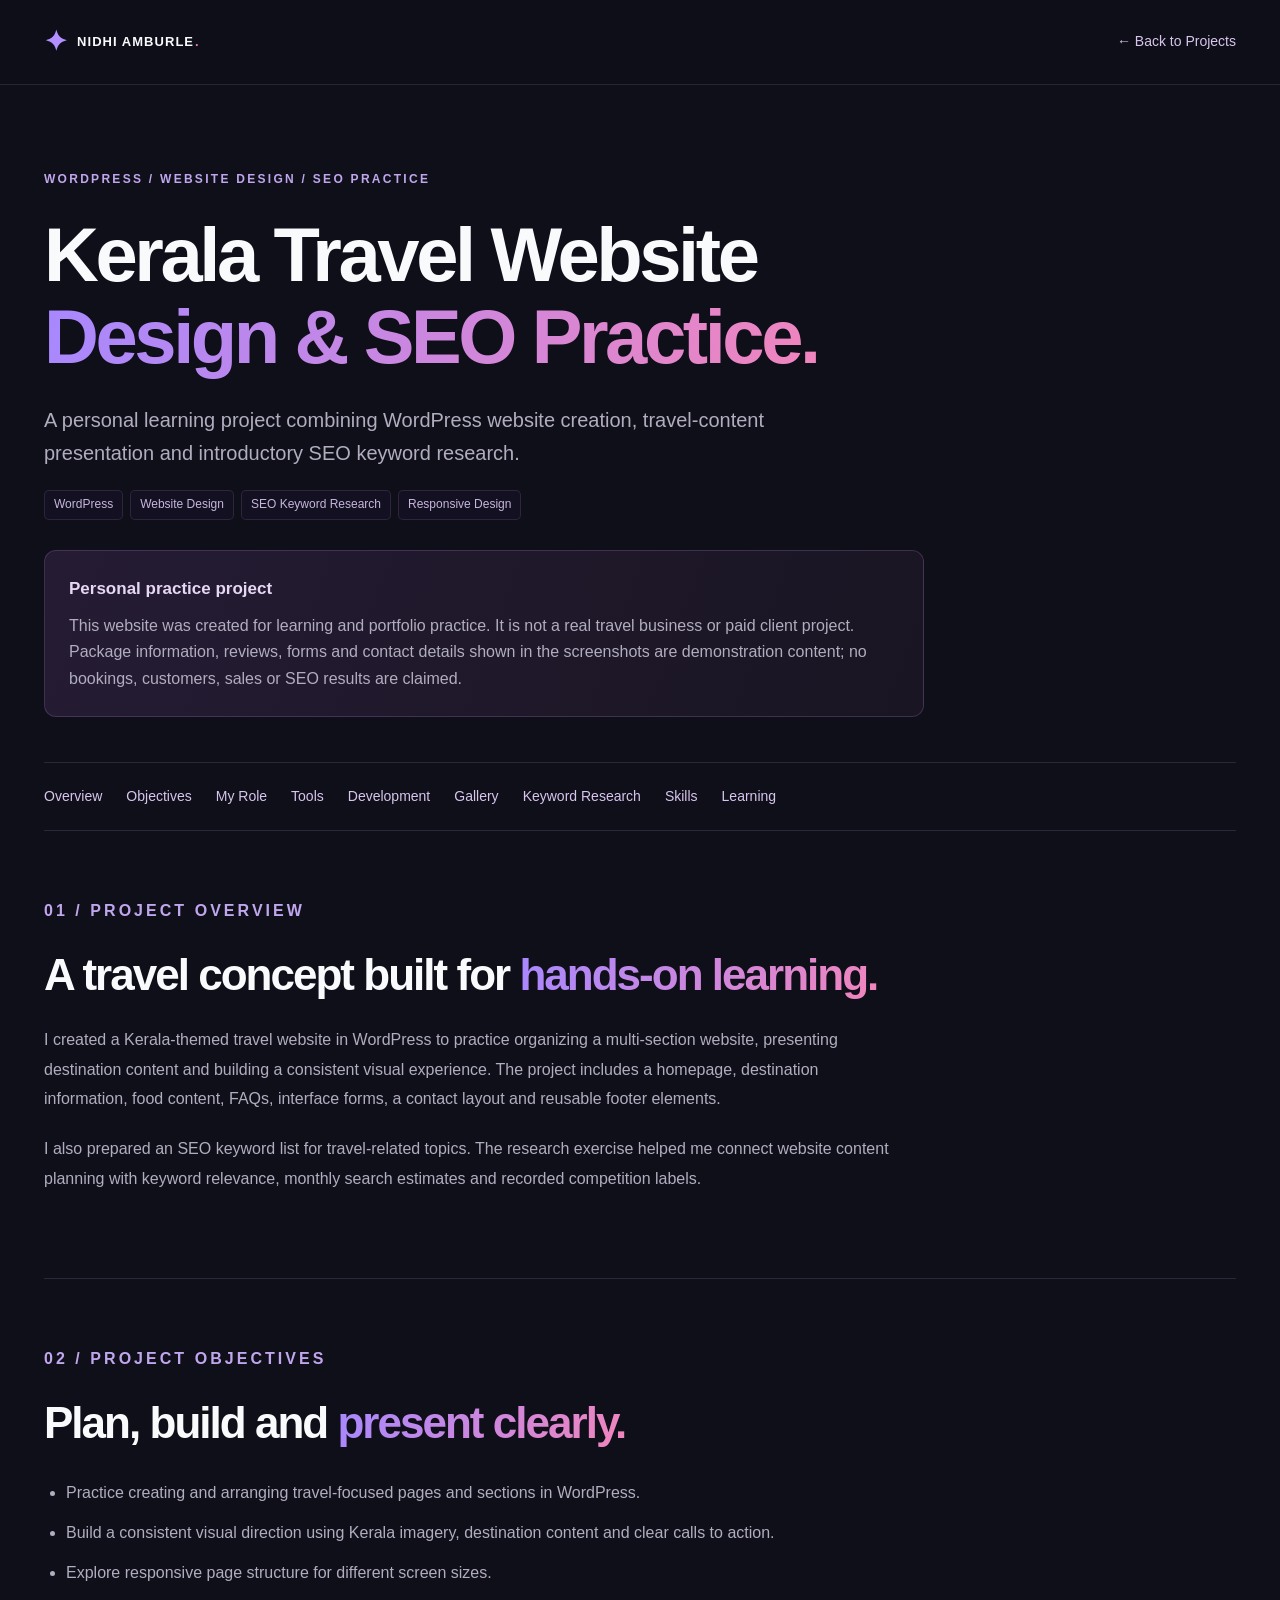
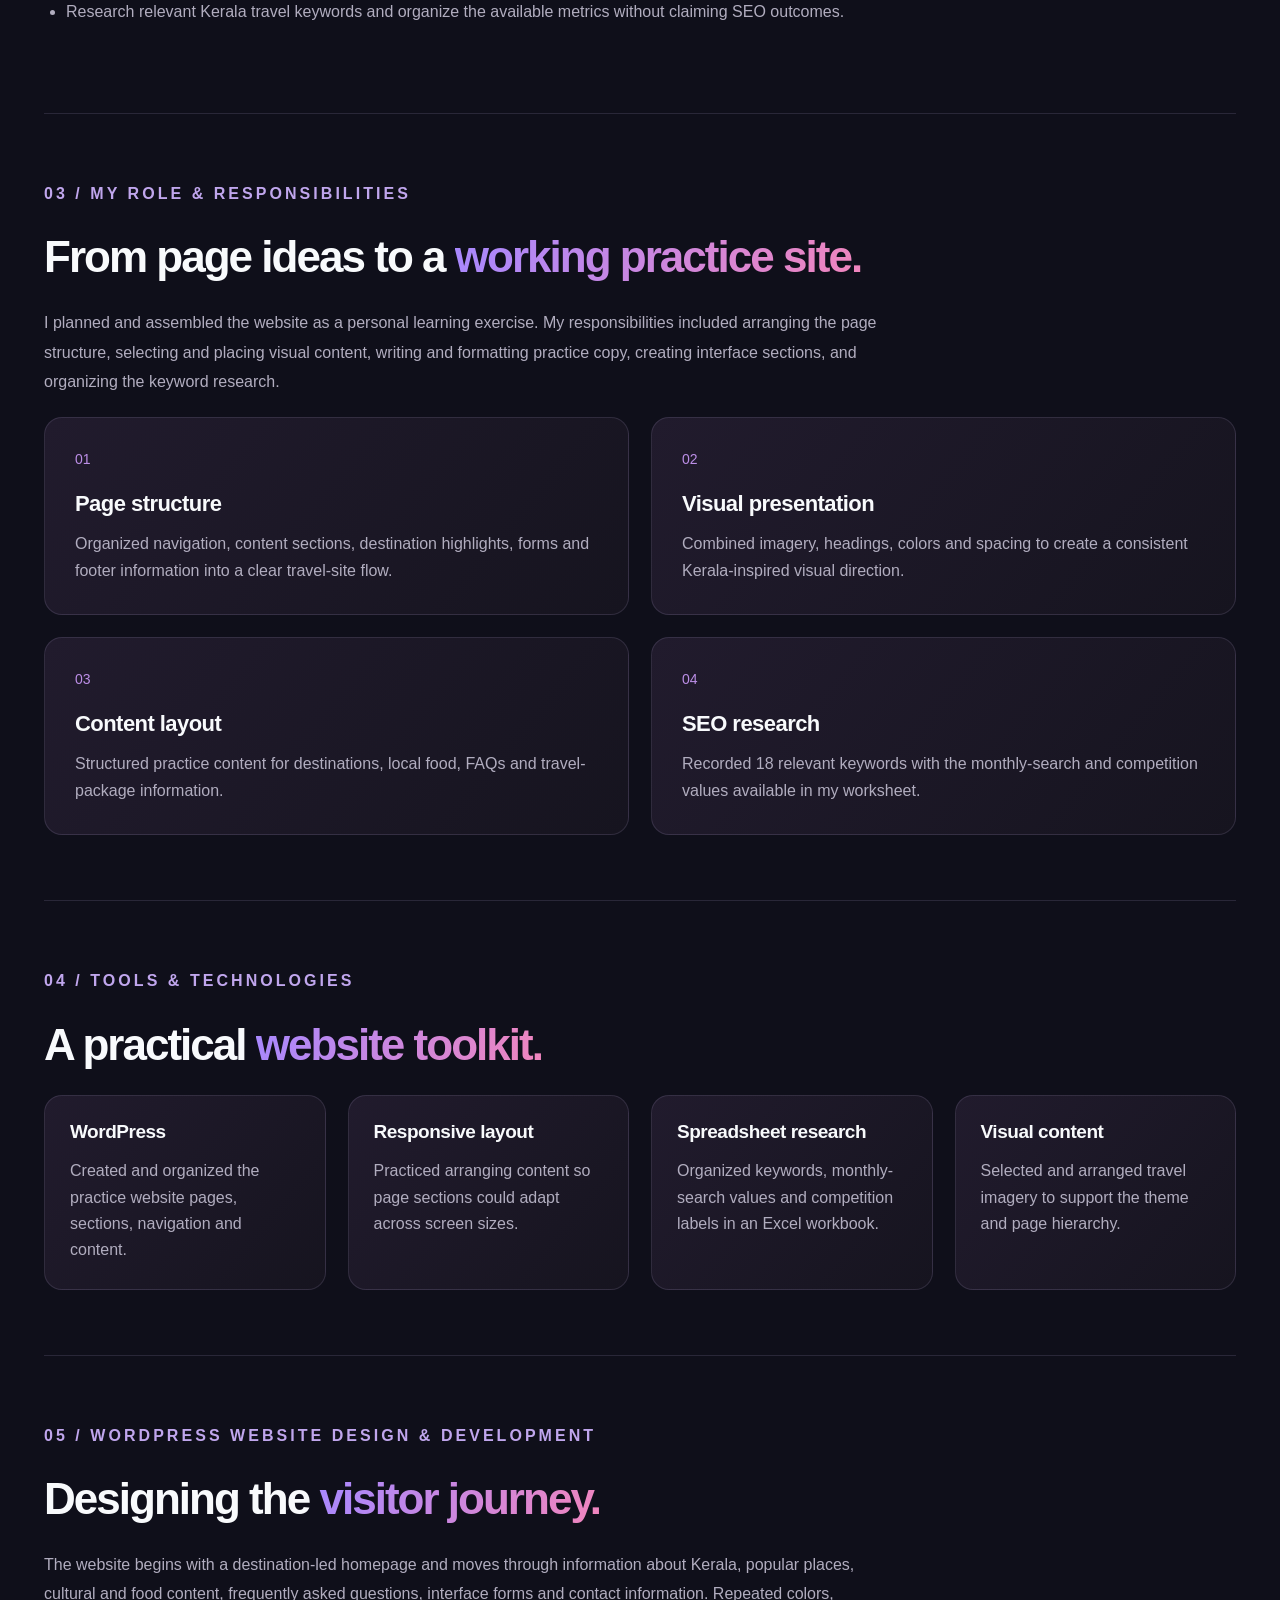
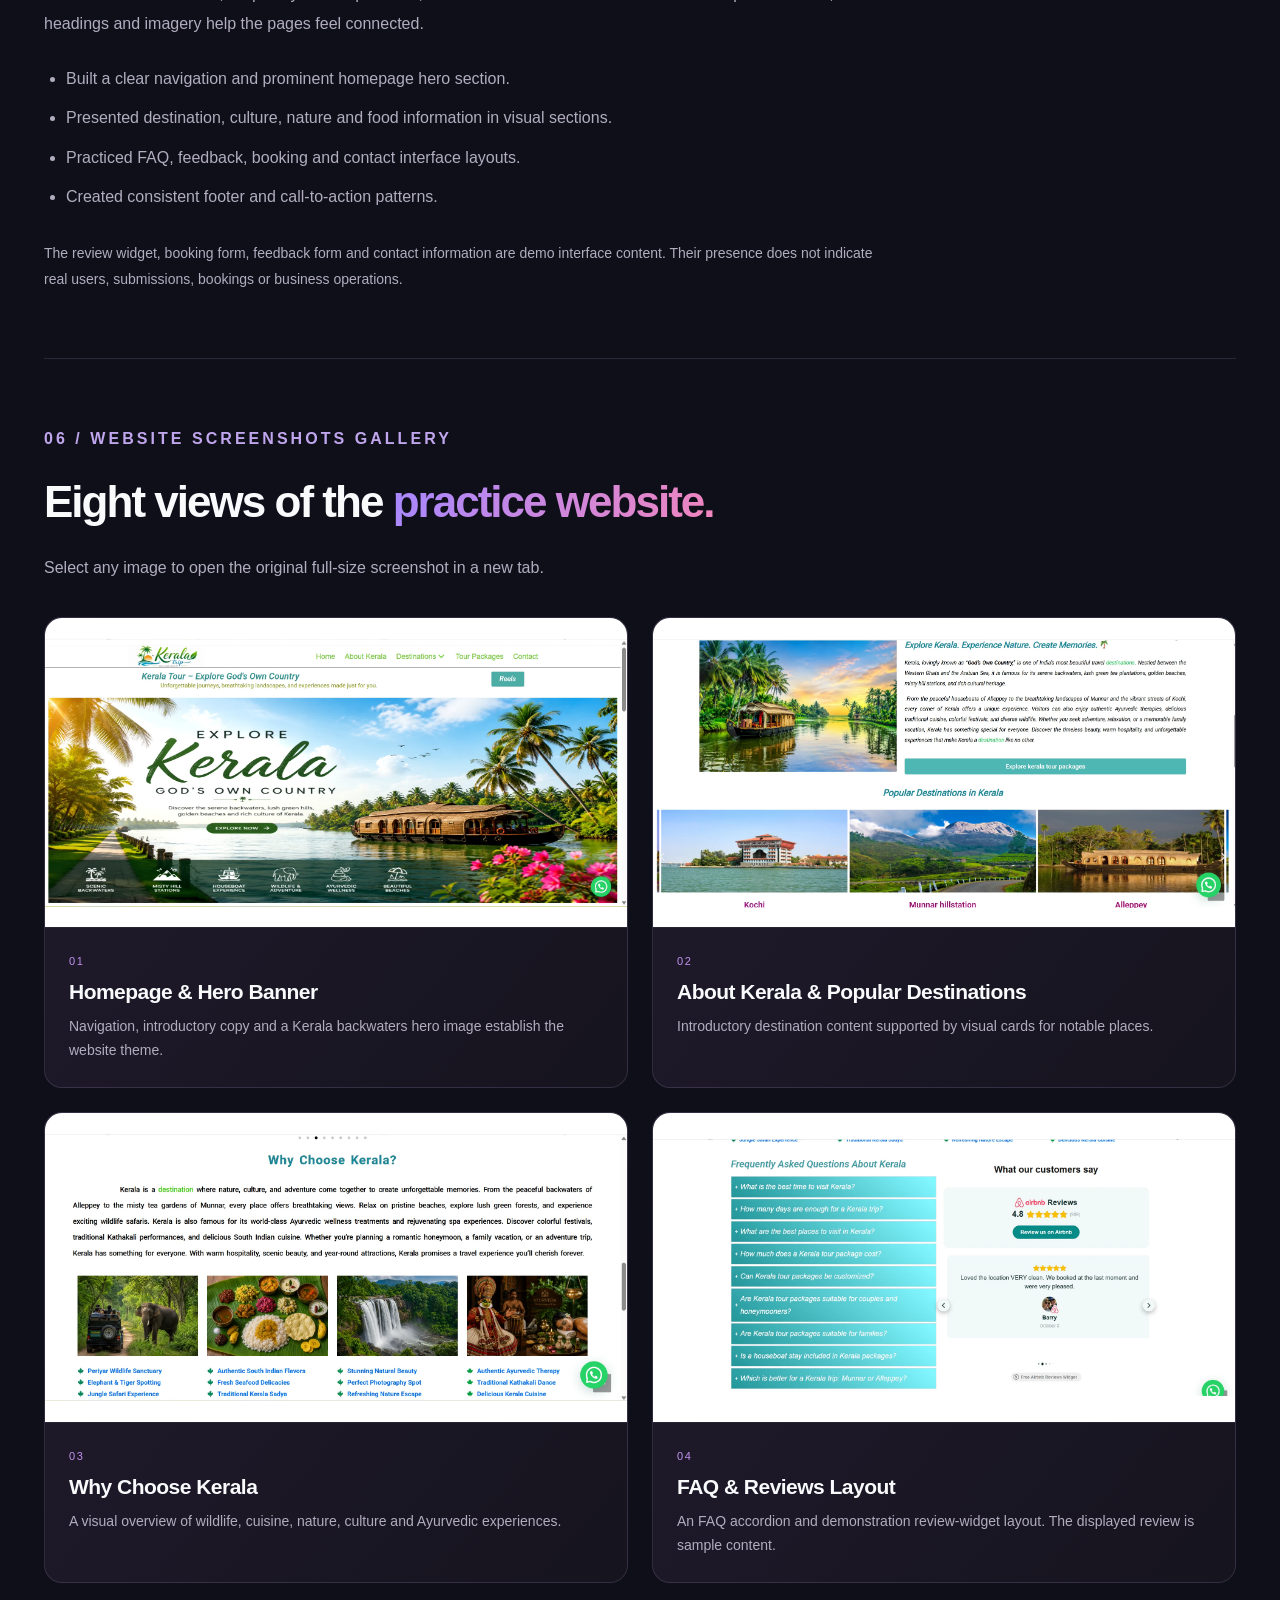
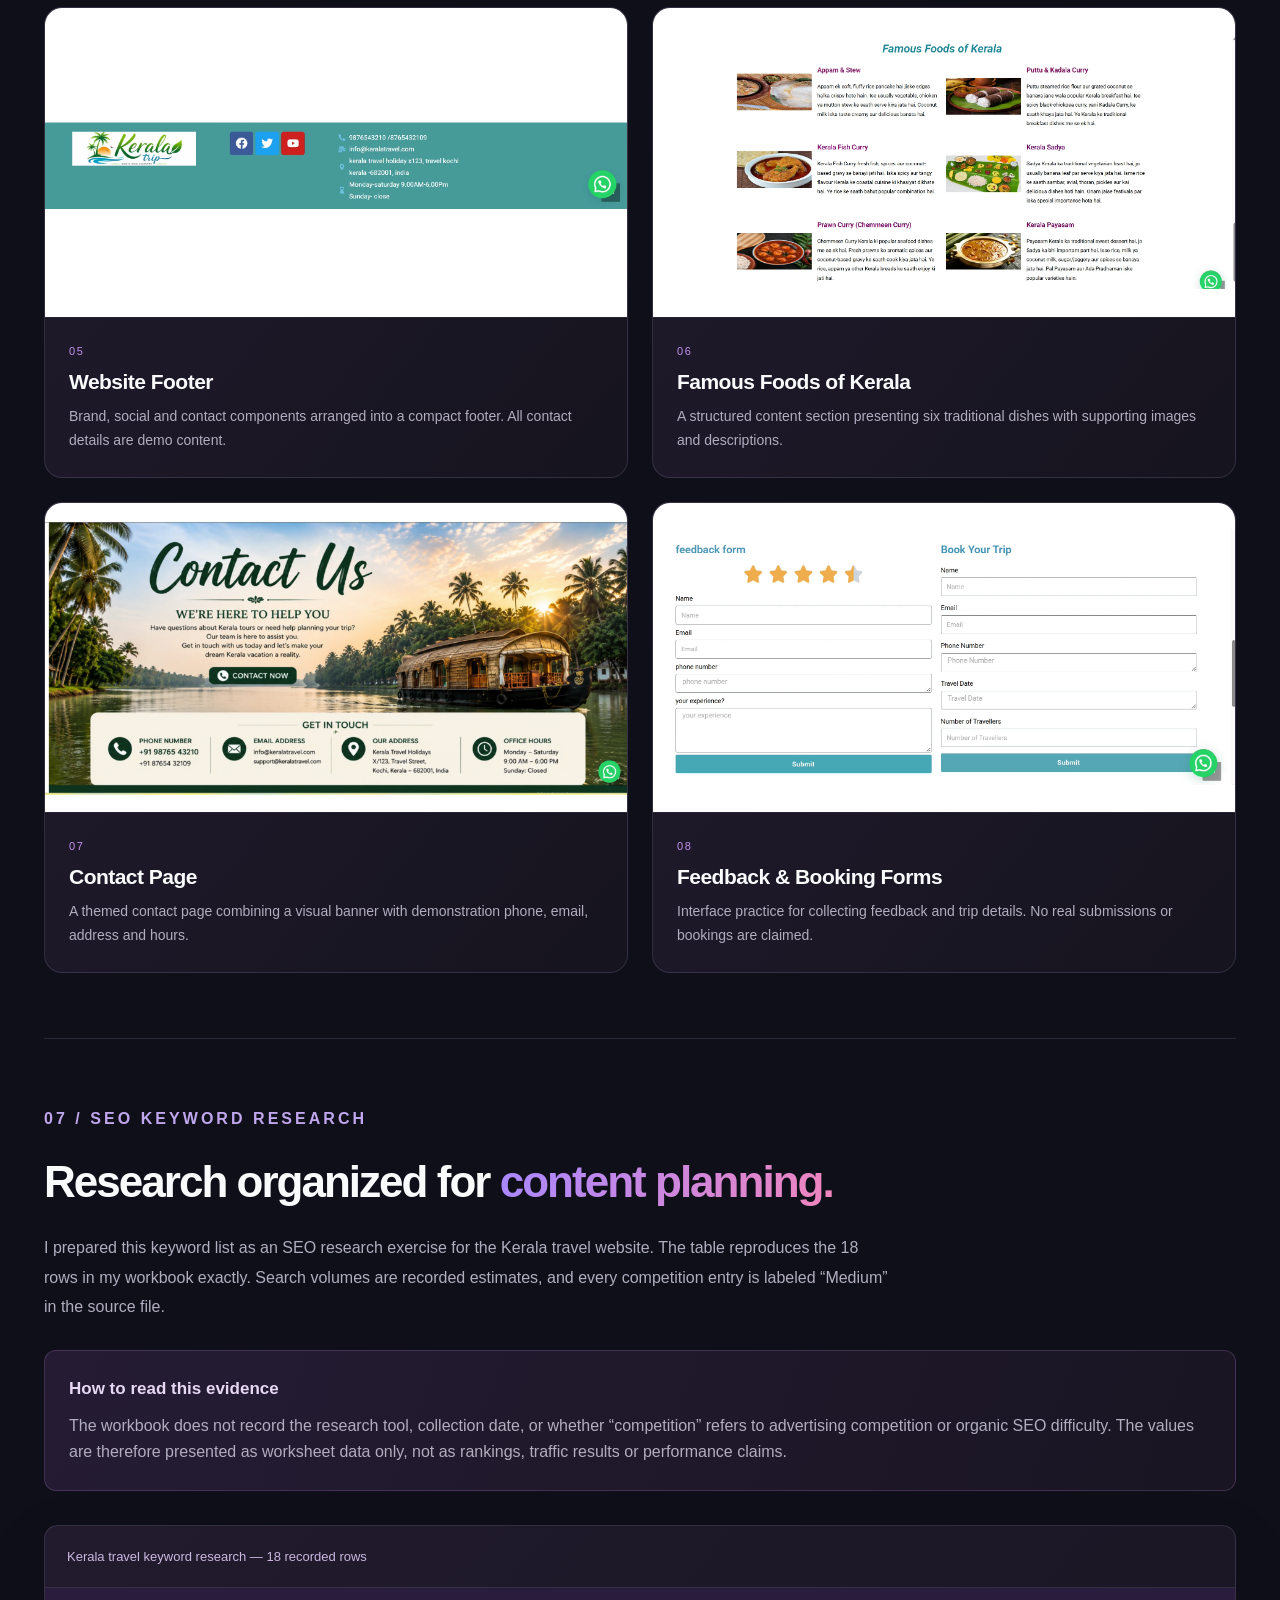
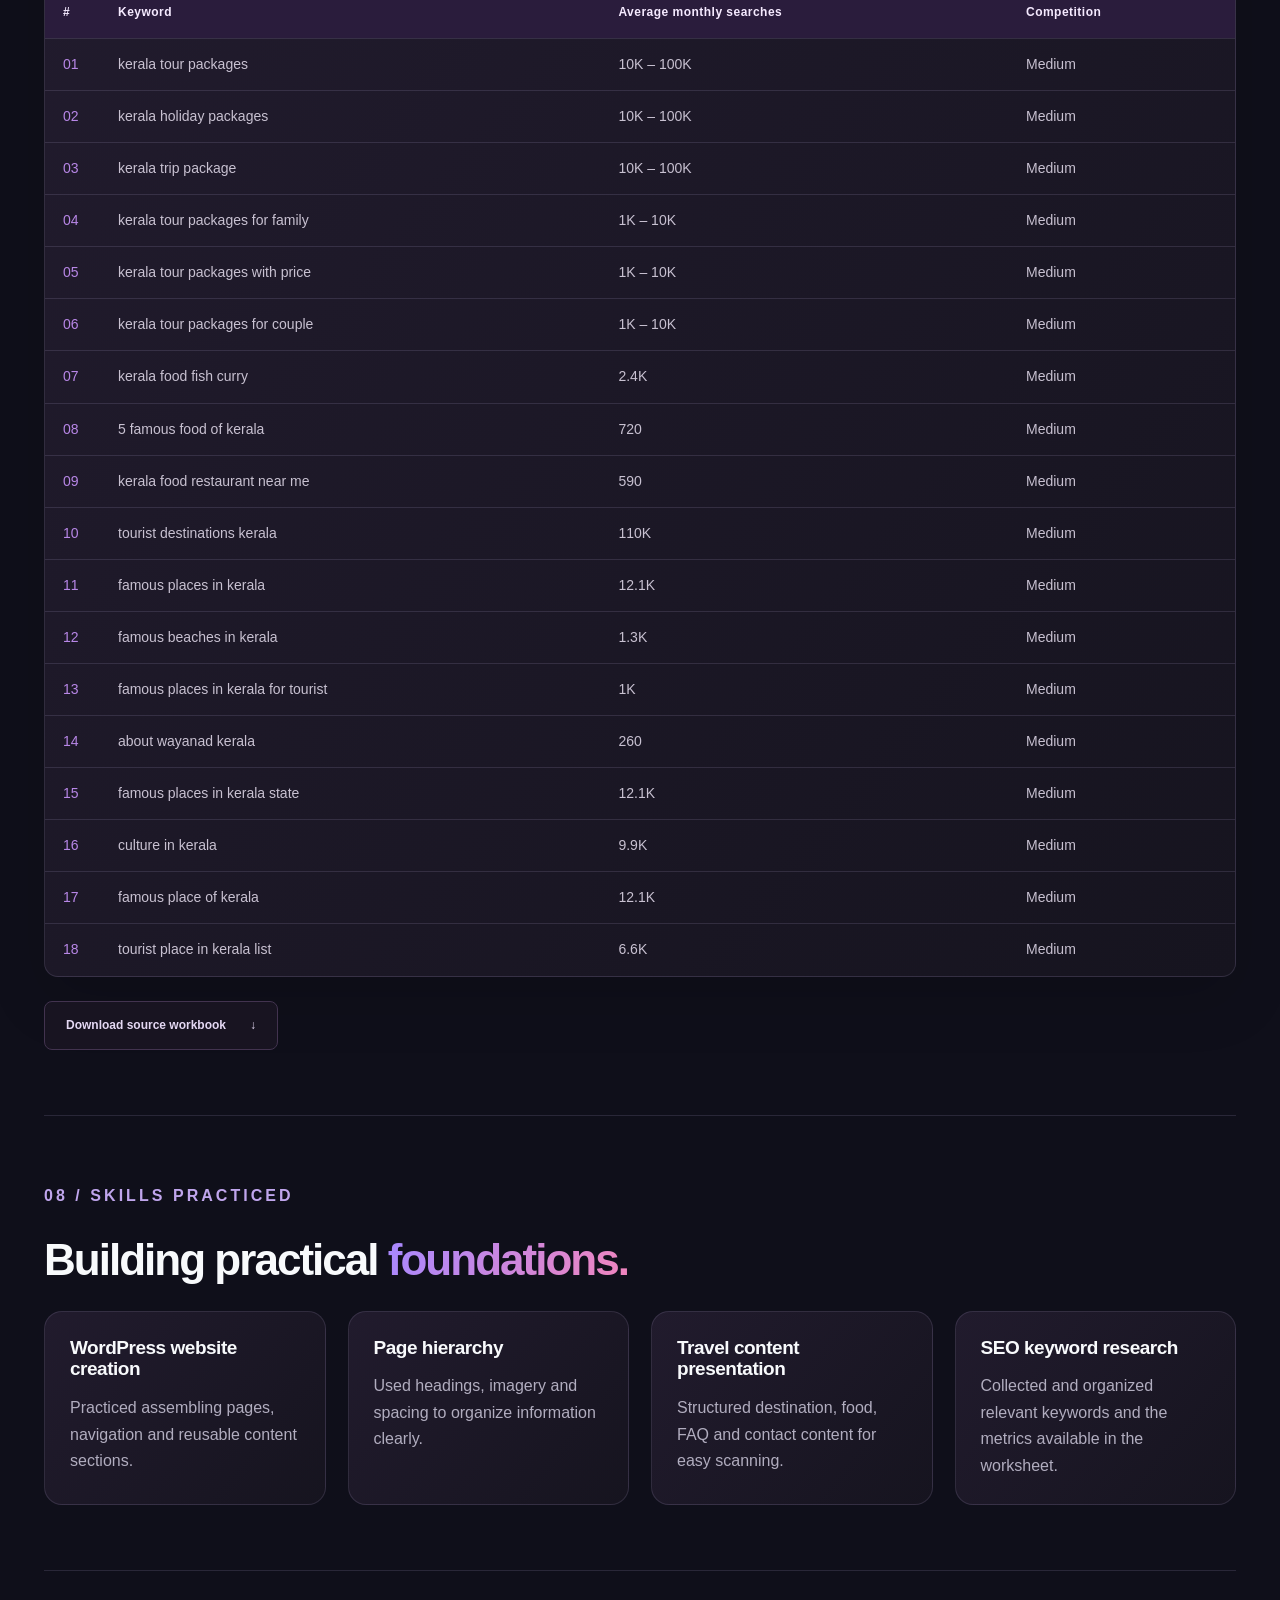
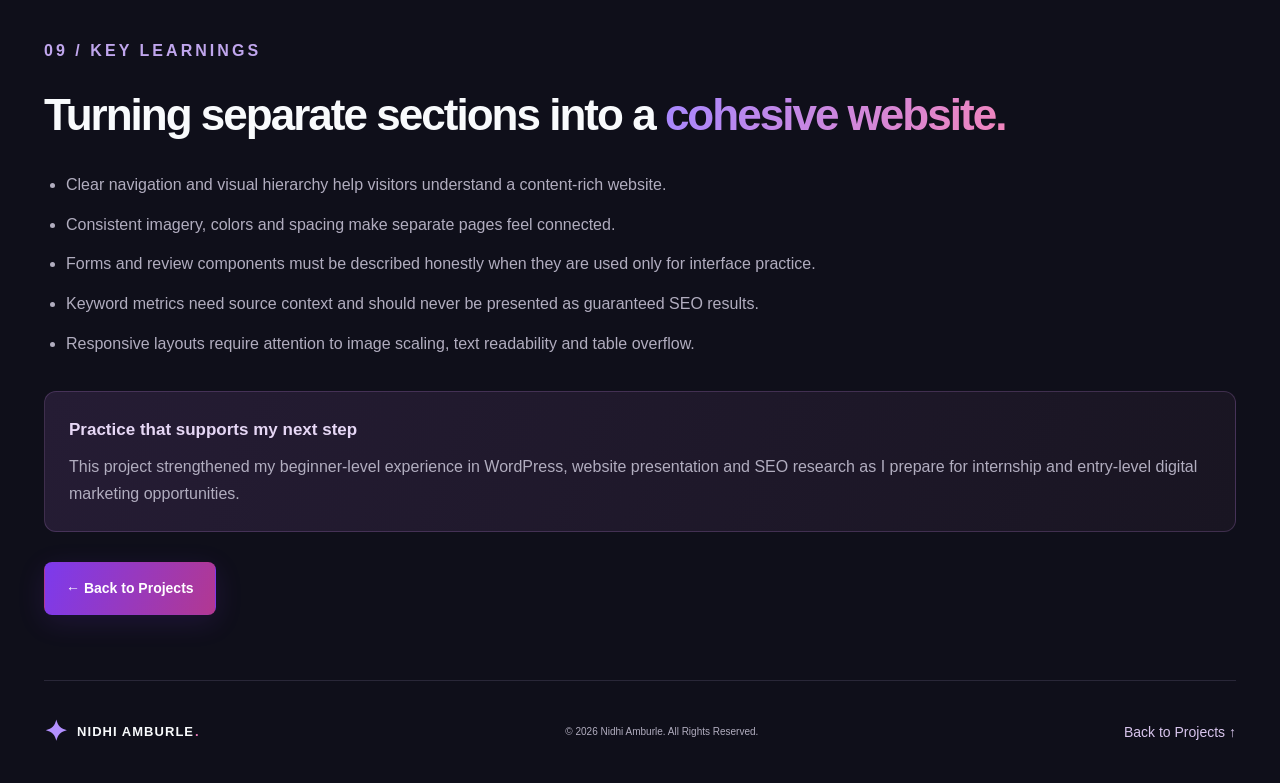
<file: kerala-travel-website.html>
<!DOCTYPE html>
<html lang="en">
<head>
  <meta charset="UTF-8">
  <meta name="viewport" content="width=device-width, initial-scale=1">
  <meta name="theme-color" content="#0F0F1A">
  <title>Kerala Travel Website Case Study | Nidhi Vinod Amburle</title>
  <meta name="description" content="Nidhi Vinod Amburle's personal WordPress website design and SEO keyword research practice project for a Kerala-themed travel website.">
  <link rel="canonical" href="https://nidhiamburle31-svg.github.io/digital-marketing-portfolio/kerala-travel-website.html">
  <meta property="og:type" content="article">
  <meta property="og:site_name" content="Nidhi Vinod Amburle Portfolio">
  <meta property="og:title" content="Kerala Travel Website Case Study | Nidhi Vinod Amburle">
  <meta property="og:description" content="A personal WordPress website design and SEO keyword research practice project for a Kerala-themed travel website.">
  <meta property="og:url" content="https://nidhiamburle31-svg.github.io/digital-marketing-portfolio/kerala-travel-website.html">
  <meta property="og:image" content="https://nidhiamburle31-svg.github.io/digital-marketing-portfolio/assets/images/kerala/kerala-homepage.jpg">
  <meta property="og:image:width" content="1918">
  <meta property="og:image:height" content="889">
  <meta property="og:image:alt" content="Kerala Travel WordPress practice website homepage">
  <meta name="twitter:card" content="summary_large_image">
  <meta name="twitter:title" content="Kerala Travel Website Case Study | Nidhi Vinod Amburle">
  <meta name="twitter:description" content="A personal WordPress website design and SEO keyword research practice project for a Kerala-themed travel website.">
  <meta name="twitter:image" content="https://nidhiamburle31-svg.github.io/digital-marketing-portfolio/assets/images/kerala/kerala-homepage.jpg">
  <meta name="twitter:image:alt" content="Kerala Travel WordPress practice website homepage">
  <link rel="icon" href="assets/images/favicon.svg" type="image/svg+xml">
  <link rel="stylesheet" href="style.css">
  <link rel="stylesheet" href="case-study.css">
  <link rel="stylesheet" href="kerala-case-study.css">
</head>
<body class="case-study-page kerala-case-study">
  <a class="skip-link" href="#case-main">Skip to case study</a>
  <header class="site-header"><nav class="nav container" aria-label="Case study navigation"><a class="brand" href="index.html#home" aria-label="Nidhi Amburle portfolio home"><span class="brand-mark" aria-hidden="true">✦</span> NIDHI AMBURLE<span class="brand-dot">.</span></a><a class="case-back" href="index.html#projects">← Back to Projects</a></nav></header>
  <main id="case-main" class="container">
    <section class="case-hero" aria-labelledby="case-title">
      <p class="eyebrow">WORDPRESS / WEBSITE DESIGN / SEO PRACTICE</p>
      <h1 id="case-title">Kerala Travel Website<br><span class="gradient-text">Design &amp; SEO Practice.</span></h1>
      <p class="case-lead">A personal learning project combining WordPress website creation, travel-content presentation and introductory SEO keyword research.</p>
      <div class="tags"><span>WordPress</span><span>Website Design</span><span>SEO Keyword Research</span><span>Responsive Design</span></div>
      <div class="case-context"><strong>Personal practice project</strong><p>This website was created for learning and portfolio practice. It is not a real travel business or paid client project. Package information, reviews, forms and contact details shown in the screenshots are demonstration content; no bookings, customers, sales or SEO results are claimed.</p></div>
    </section>
    <nav class="case-index" aria-label="On this page"><a href="#overview">Overview</a><a href="#objectives">Objectives</a><a href="#role">My Role</a><a href="#tools">Tools</a><a href="#development">Development</a><a href="#gallery">Gallery</a><a href="#keywords">Keyword Research</a><a href="#skills">Skills</a><a href="#learning">Learning</a></nav>
    <section id="overview" class="case-section" aria-labelledby="overview-title">
      <p class="eyebrow">01 / PROJECT OVERVIEW</p><h2 id="overview-title">A travel concept built for <span class="gradient-text">hands-on learning.</span></h2>
      <p>I created a Kerala-themed travel website in WordPress to practice organizing a multi-section website, presenting destination content and building a consistent visual experience. The project includes a homepage, destination information, food content, FAQs, interface forms, a contact layout and reusable footer elements.</p>
      <p>I also prepared an SEO keyword list for travel-related topics. The research exercise helped me connect website content planning with keyword relevance, monthly search estimates and recorded competition labels.</p>
    </section>
    <section id="objectives" class="case-section" aria-labelledby="objectives-title">
      <p class="eyebrow">02 / PROJECT OBJECTIVES</p><h2 id="objectives-title">Plan, build and <span class="gradient-text">present clearly.</span></h2>
      <ul><li>Practice creating and arranging travel-focused pages and sections in WordPress.</li><li>Build a consistent visual direction using Kerala imagery, destination content and clear calls to action.</li><li>Explore responsive page structure for different screen sizes.</li><li>Research relevant Kerala travel keywords and organize the available metrics without claiming SEO outcomes.</li></ul>
    </section>
    <section id="role" class="case-section" aria-labelledby="role-title">
      <p class="eyebrow">03 / MY ROLE &amp; RESPONSIBILITIES</p><h2 id="role-title">From page ideas to a <span class="gradient-text">working practice site.</span></h2>
      <p>I planned and assembled the website as a personal learning exercise. My responsibilities included arranging the page structure, selecting and placing visual content, writing and formatting practice copy, creating interface sections, and organizing the keyword research.</p>
      <div class="case-grid"><article class="case-panel"><span class="case-step">01</span><h3>Page structure</h3><p>Organized navigation, content sections, destination highlights, forms and footer information into a clear travel-site flow.</p></article><article class="case-panel"><span class="case-step">02</span><h3>Visual presentation</h3><p>Combined imagery, headings, colors and spacing to create a consistent Kerala-inspired visual direction.</p></article><article class="case-panel"><span class="case-step">03</span><h3>Content layout</h3><p>Structured practice content for destinations, local food, FAQs and travel-package information.</p></article><article class="case-panel"><span class="case-step">04</span><h3>SEO research</h3><p>Recorded 18 relevant keywords with the monthly-search and competition values available in my worksheet.</p></article></div>
    </section>
    <section id="tools" class="case-section" aria-labelledby="tools-title">
      <p class="eyebrow">04 / TOOLS &amp; TECHNOLOGIES</p><h2 id="tools-title">A practical <span class="gradient-text">website toolkit.</span></h2>
      <div class="case-grid tools-grid"><article class="case-panel"><h3>WordPress</h3><p>Created and organized the practice website pages, sections, navigation and content.</p></article><article class="case-panel"><h3>Responsive layout</h3><p>Practiced arranging content so page sections could adapt across screen sizes.</p></article><article class="case-panel"><h3>Spreadsheet research</h3><p>Organized keywords, monthly-search values and competition labels in an Excel workbook.</p></article><article class="case-panel"><h3>Visual content</h3><p>Selected and arranged travel imagery to support the theme and page hierarchy.</p></article></div>
    </section>
    <section id="development" class="case-section" aria-labelledby="development-title">
      <p class="eyebrow">05 / WORDPRESS WEBSITE DESIGN &amp; DEVELOPMENT</p><h2 id="development-title">Designing the <span class="gradient-text">visitor journey.</span></h2>
      <p>The website begins with a destination-led homepage and moves through information about Kerala, popular places, cultural and food content, frequently asked questions, interface forms and contact information. Repeated colors, headings and imagery help the pages feel connected.</p>
      <ul><li>Built a clear navigation and prominent homepage hero section.</li><li>Presented destination, culture, nature and food information in visual sections.</li><li>Practiced FAQ, feedback, booking and contact interface layouts.</li><li>Created consistent footer and call-to-action patterns.</li></ul>
      <p class="case-note">The review widget, booking form, feedback form and contact information are demo interface content. Their presence does not indicate real users, submissions, bookings or business operations.</p>
    </section>
    <section id="gallery" class="case-section" aria-labelledby="gallery-title">
      <p class="eyebrow">06 / WEBSITE SCREENSHOTS GALLERY</p><h2 id="gallery-title">Eight views of the <span class="gradient-text">practice website.</span></h2><p>Select any image to open the original full-size screenshot in a new tab.</p>
      <div class="kerala-gallery">
        <article class="case-panel screenshot-card"><a href="assets/images/kerala/kerala-homepage.jpg" target="_blank" rel="noopener noreferrer" aria-label="Open full-size Homepage and Hero Banner screenshot"><img src="assets/images/kerala/kerala-homepage.webp" width="1918" height="889" loading="lazy" alt="Kerala travel practice website homepage with navigation and a large backwaters hero banner"></a><div><span>01</span><h3>Homepage &amp; Hero Banner</h3><p>Navigation, introductory copy and a Kerala backwaters hero image establish the website theme.</p></div></article>
        <article class="case-panel screenshot-card"><a href="assets/images/kerala/kerala-about-destinations.png" target="_blank" rel="noopener noreferrer" aria-label="Open full-size About Kerala and Popular Destinations screenshot"><img src="assets/images/kerala/kerala-about-destinations.webp" width="1905" height="886" loading="lazy" alt="About Kerala section with backwaters image and popular destination cards for Kochi, Munnar and Alleppey"></a><div><span>02</span><h3>About Kerala &amp; Popular Destinations</h3><p>Introductory destination content supported by visual cards for notable places.</p></div></article>
        <article class="case-panel screenshot-card"><a href="assets/images/kerala/kerala-why-choose.png" target="_blank" rel="noopener noreferrer" aria-label="Open full-size Why Choose Kerala screenshot"><img src="assets/images/kerala/kerala-why-choose.webp" width="1917" height="880" loading="lazy" alt="Why Choose Kerala section showing wildlife, local food, waterfalls and Ayurvedic experiences"></a><div><span>03</span><h3>Why Choose Kerala</h3><p>A visual overview of wildlife, cuisine, nature, culture and Ayurvedic experiences.</p></div></article>
        <article class="case-panel screenshot-card"><a href="assets/images/kerala/kerala-faq-reviews.png" target="_blank" rel="noopener noreferrer" aria-label="Open full-size FAQ and Reviews Layout screenshot"><img src="assets/images/kerala/kerala-faq-reviews.webp" width="1872" height="826" loading="lazy" alt="Practice website FAQ accordion beside a demonstration customer reviews widget"></a><div><span>04</span><h3>FAQ &amp; Reviews Layout</h3><p>An FAQ accordion and demonstration review-widget layout. The displayed review is sample content.</p></div></article>
        <article class="case-panel screenshot-card"><a href="assets/images/kerala/kerala-footer.png" target="_blank" rel="noopener noreferrer" aria-label="Open full-size Website Footer screenshot"><img src="assets/images/kerala/kerala-footer.webp" width="1867" height="300" loading="lazy" alt="Kerala practice website footer with logo, social icons and demonstration contact information"></a><div><span>05</span><h3>Website Footer</h3><p>Brand, social and contact components arranged into a compact footer. All contact details are demo content.</p></div></article>
        <article class="case-panel screenshot-card"><a href="assets/images/kerala/kerala-famous-foods.png" target="_blank" rel="noopener noreferrer" aria-label="Open full-size Famous Foods of Kerala screenshot"><img src="assets/images/kerala/kerala-famous-foods.webp" width="1903" height="829" loading="lazy" alt="Famous Foods of Kerala section with six traditional dishes and descriptive text"></a><div><span>06</span><h3>Famous Foods of Kerala</h3><p>A structured content section presenting six traditional dishes with supporting images and descriptions.</p></div></article>
        <article class="case-panel screenshot-card"><a href="assets/images/kerala/kerala-contact-page.png" target="_blank" rel="noopener noreferrer" aria-label="Open full-size Contact Page screenshot"><img src="assets/images/kerala/kerala-contact-page.webp" width="1884" height="892" loading="lazy" alt="Kerala-themed demonstration Contact Us page with a houseboat banner and sample contact details"></a><div><span>07</span><h3>Contact Page</h3><p>A themed contact page combining a visual banner with demonstration phone, email, address and hours.</p></div></article>
        <article class="case-panel screenshot-card"><a href="assets/images/kerala/kerala-feedback-booking-forms.png" target="_blank" rel="noopener noreferrer" aria-label="Open full-size Feedback and Booking Forms screenshot"><img src="assets/images/kerala/kerala-feedback-booking-forms.webp" width="1876" height="825" loading="lazy" alt="Practice feedback and trip-booking form layouts displayed side by side"></a><div><span>08</span><h3>Feedback &amp; Booking Forms</h3><p>Interface practice for collecting feedback and trip details. No real submissions or bookings are claimed.</p></div></article>
      </div>
    </section>
    <section id="keywords" class="case-section" aria-labelledby="keywords-title">
      <p class="eyebrow">07 / SEO KEYWORD RESEARCH</p><h2 id="keywords-title">Research organized for <span class="gradient-text">content planning.</span></h2>
      <p>I prepared this keyword list as an SEO research exercise for the Kerala travel website. The table reproduces the 18 rows in my workbook exactly. Search volumes are recorded estimates, and every competition entry is labeled “Medium” in the source file.</p>
      <div class="case-context"><strong>How to read this evidence</strong><p>The workbook does not record the research tool, collection date, or whether “competition” refers to advertising competition or organic SEO difficulty. The values are therefore presented as worksheet data only, not as rankings, traffic results or performance claims.</p></div>
      <div class="keyword-table-wrap" tabindex="0" role="region" aria-label="Kerala SEO keyword research table; scroll horizontally on small screens"><table><caption>Kerala travel keyword research — 18 recorded rows</caption><thead><tr><th scope="col">#</th><th scope="col">Keyword</th><th scope="col">Average monthly searches</th><th scope="col">Competition</th></tr></thead><tbody>
        <tr><td>01</td><td>kerala tour packages</td><td>10K – 100K</td><td>Medium</td></tr><tr><td>02</td><td>kerala holiday packages</td><td>10K – 100K</td><td>Medium</td></tr><tr><td>03</td><td>kerala trip package</td><td>10K – 100K</td><td>Medium</td></tr><tr><td>04</td><td>kerala tour packages for family</td><td>1K – 10K</td><td>Medium</td></tr><tr><td>05</td><td>kerala tour packages with price</td><td>1K – 10K</td><td>Medium</td></tr><tr><td>06</td><td>kerala tour packages for couple</td><td>1K – 10K</td><td>Medium</td></tr><tr><td>07</td><td>kerala food fish curry</td><td>2.4K</td><td>Medium</td></tr><tr><td>08</td><td>5 famous food of kerala</td><td>720</td><td>Medium</td></tr><tr><td>09</td><td>kerala food restaurant near me</td><td>590</td><td>Medium</td></tr><tr><td>10</td><td>tourist destinations kerala</td><td>110K</td><td>Medium</td></tr><tr><td>11</td><td>famous places in kerala</td><td>12.1K</td><td>Medium</td></tr><tr><td>12</td><td>famous beaches in kerala</td><td>1.3K</td><td>Medium</td></tr><tr><td>13</td><td>famous places in kerala for tourist</td><td>1K</td><td>Medium</td></tr><tr><td>14</td><td>about wayanad kerala</td><td>260</td><td>Medium</td></tr><tr><td>15</td><td>famous places in kerala state</td><td>12.1K</td><td>Medium</td></tr><tr><td>16</td><td>culture in kerala</td><td>9.9K</td><td>Medium</td></tr><tr><td>17</td><td>famous place of kerala</td><td>12.1K</td><td>Medium</td></tr><tr><td>18</td><td>tourist place in kerala list</td><td>6.6K</td><td>Medium</td></tr>
      </tbody></table></div>
      <a class="button secondary workbook-link" href="assets/projects/kerala/kerala-keywords.xlsx" download>Download source workbook <span aria-hidden="true">↓</span></a>
    </section>
    <section id="skills" class="case-section" aria-labelledby="skills-title">
      <p class="eyebrow">08 / SKILLS PRACTICED</p><h2 id="skills-title">Building practical <span class="gradient-text">foundations.</span></h2>
      <div class="case-grid skills-practiced"><article class="case-panel"><h3>WordPress website creation</h3><p>Practiced assembling pages, navigation and reusable content sections.</p></article><article class="case-panel"><h3>Page hierarchy</h3><p>Used headings, imagery and spacing to organize information clearly.</p></article><article class="case-panel"><h3>Travel content presentation</h3><p>Structured destination, food, FAQ and contact content for easy scanning.</p></article><article class="case-panel"><h3>SEO keyword research</h3><p>Collected and organized relevant keywords and the metrics available in the worksheet.</p></article></div>
    </section>
    <section id="learning" class="case-section" aria-labelledby="learning-title">
      <p class="eyebrow">09 / KEY LEARNINGS</p><h2 id="learning-title">Turning separate sections into a <span class="gradient-text">cohesive website.</span></h2>
      <ul><li>Clear navigation and visual hierarchy help visitors understand a content-rich website.</li><li>Consistent imagery, colors and spacing make separate pages feel connected.</li><li>Forms and review components must be described honestly when they are used only for interface practice.</li><li>Keyword metrics need source context and should never be presented as guaranteed SEO results.</li><li>Responsive layouts require attention to image scaling, text readability and table overflow.</li></ul>
      <div class="case-context"><strong>Practice that supports my next step</strong><p>This project strengthened my beginner-level experience in WordPress, website presentation and SEO research as I prepare for internship and entry-level digital marketing opportunities.</p></div>
      <a class="button primary case-return" href="index.html#projects">← Back to Projects</a>
    </section>
  </main>
  <footer class="footer container"><a class="brand" href="index.html#home"><span class="brand-mark" aria-hidden="true">✦</span> NIDHI AMBURLE<span class="brand-dot">.</span></a><p>© 2026 Nidhi Amburle. All Rights Reserved.</p><a class="case-back" href="index.html#projects">Back to Projects ↑</a></footer>
</body>
</html>
</file>
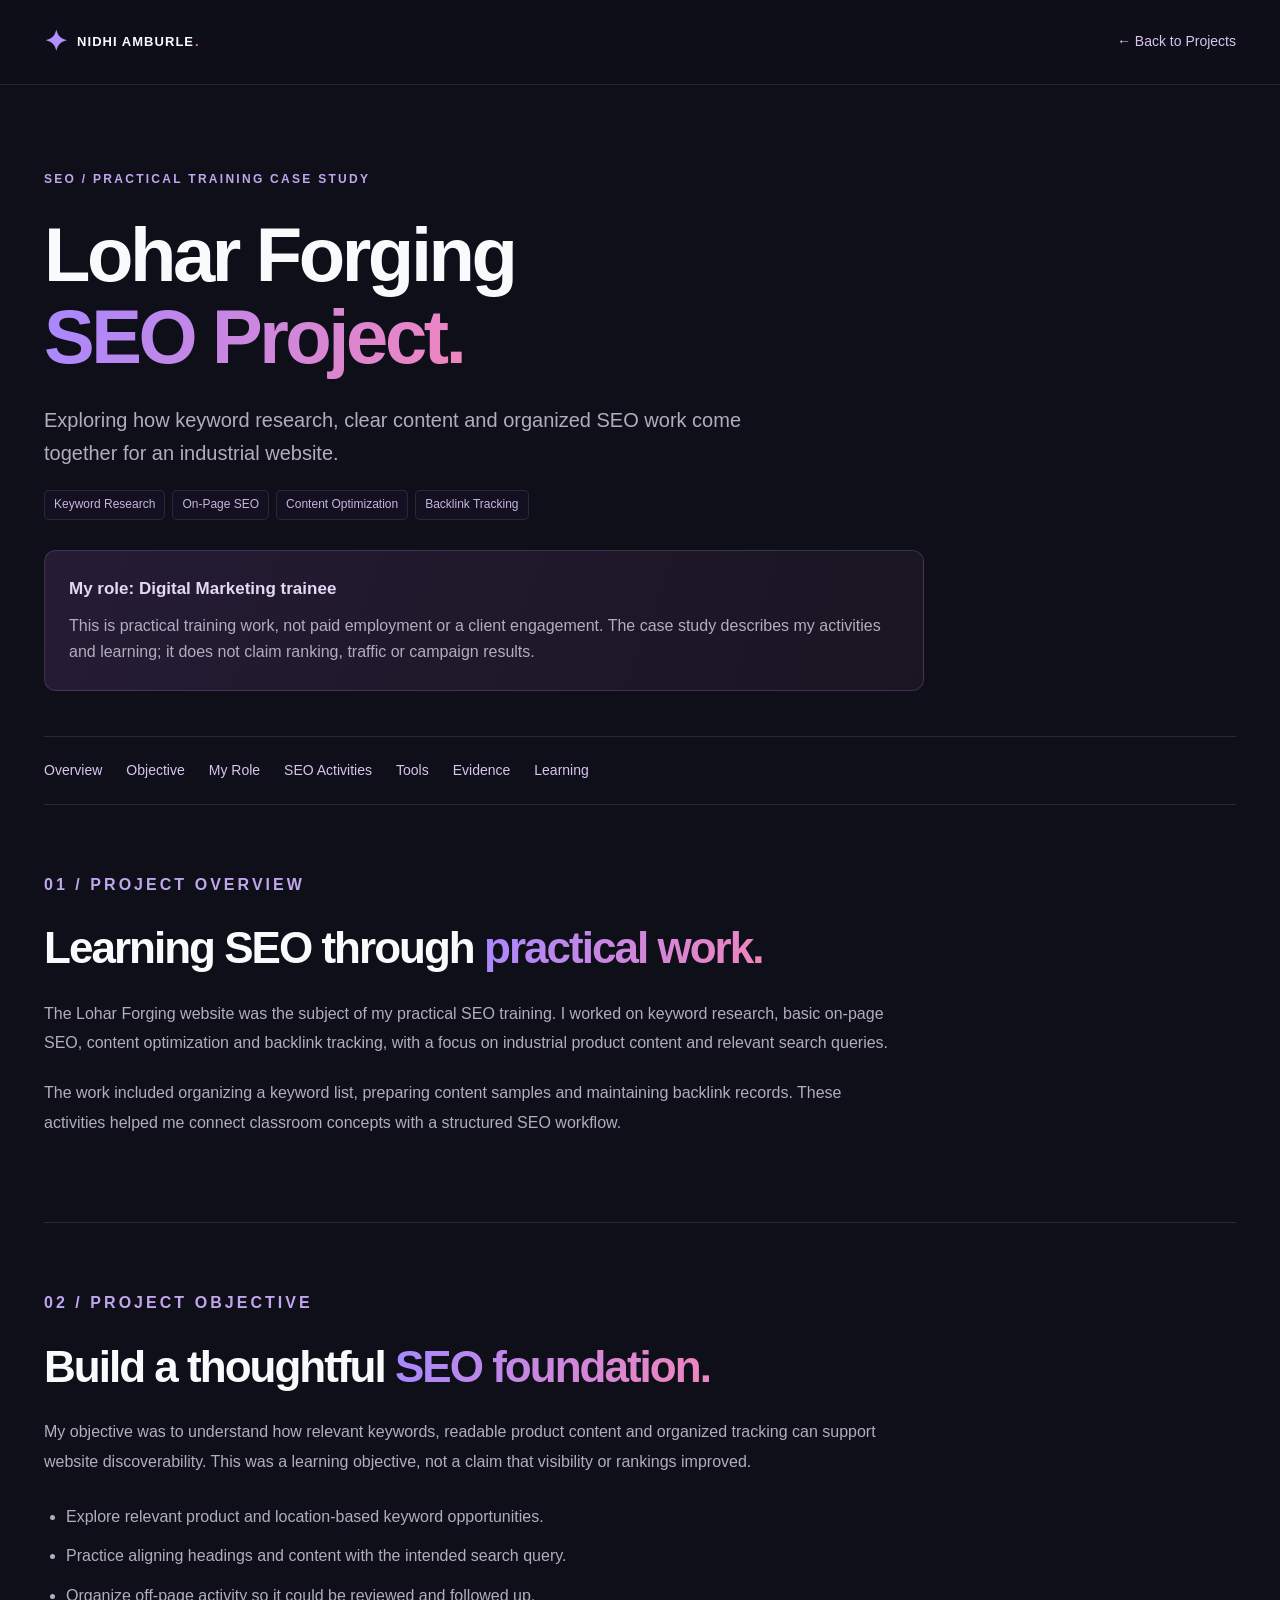
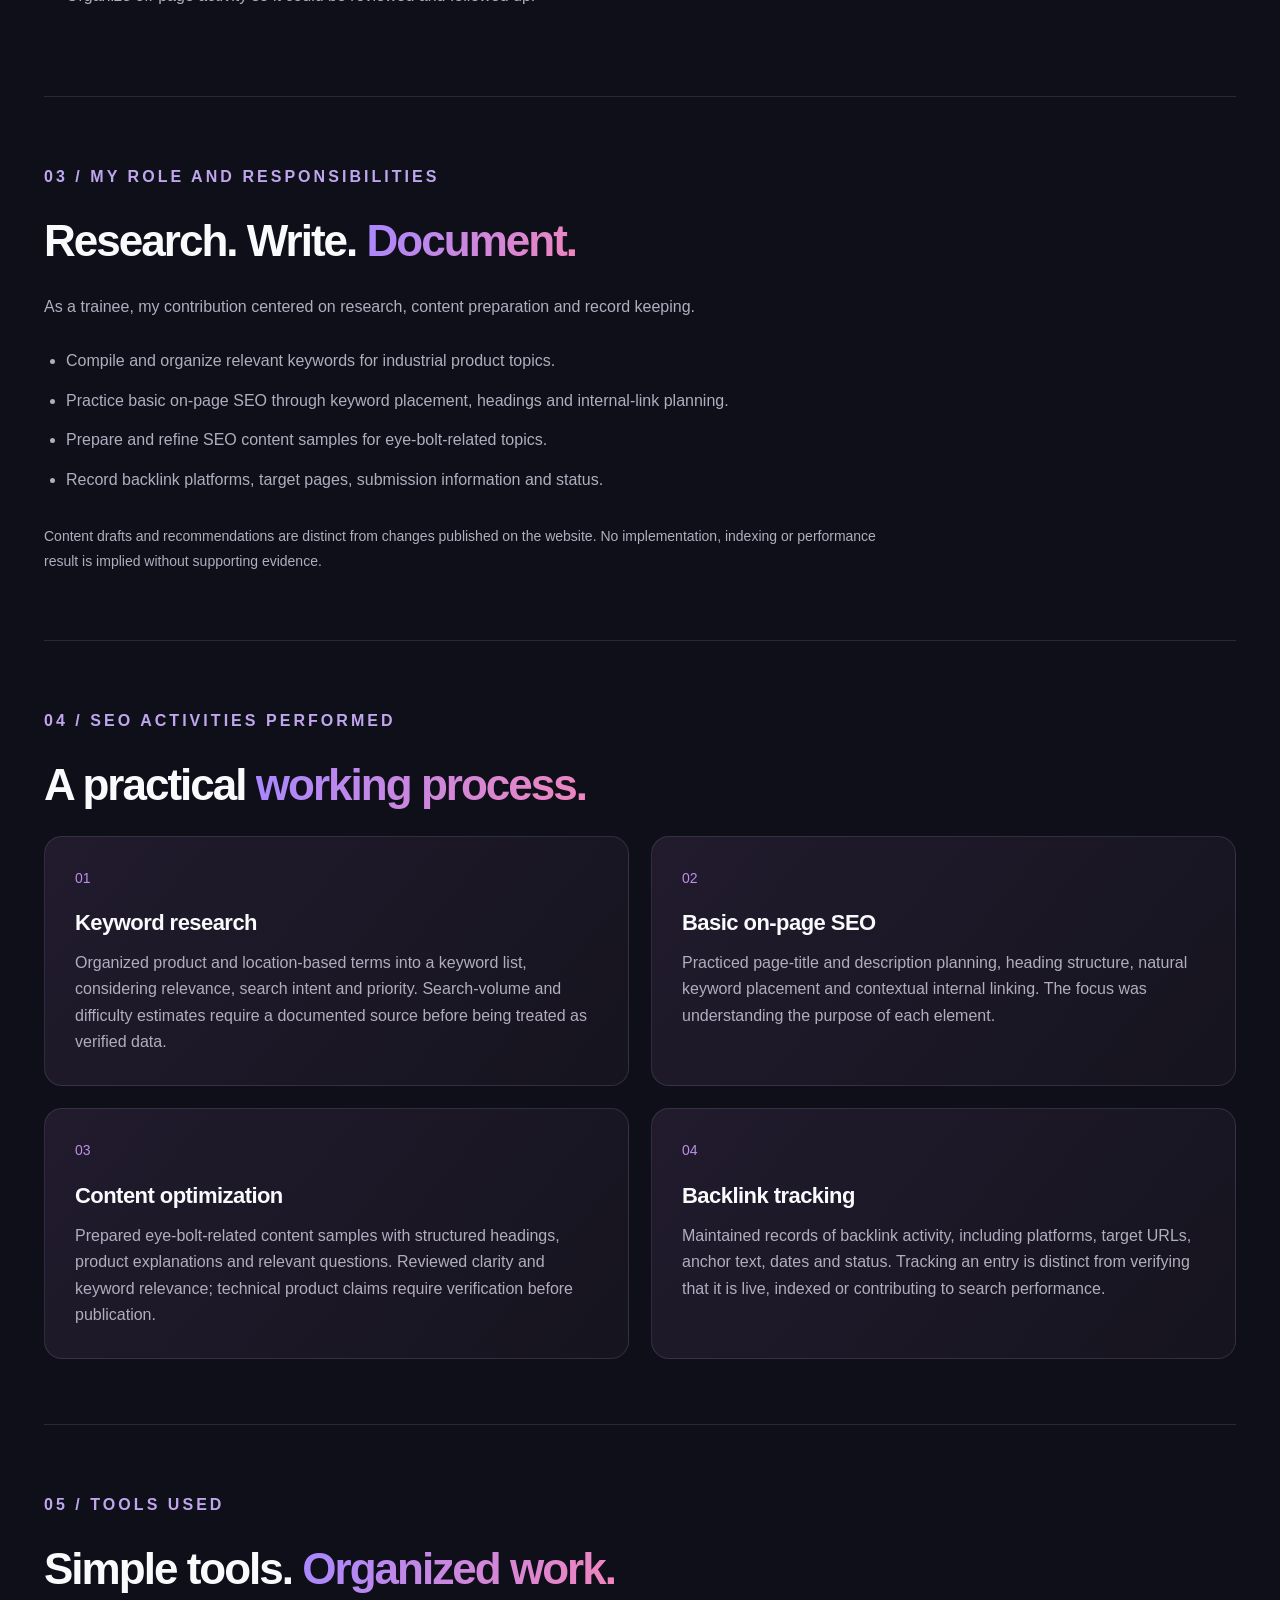
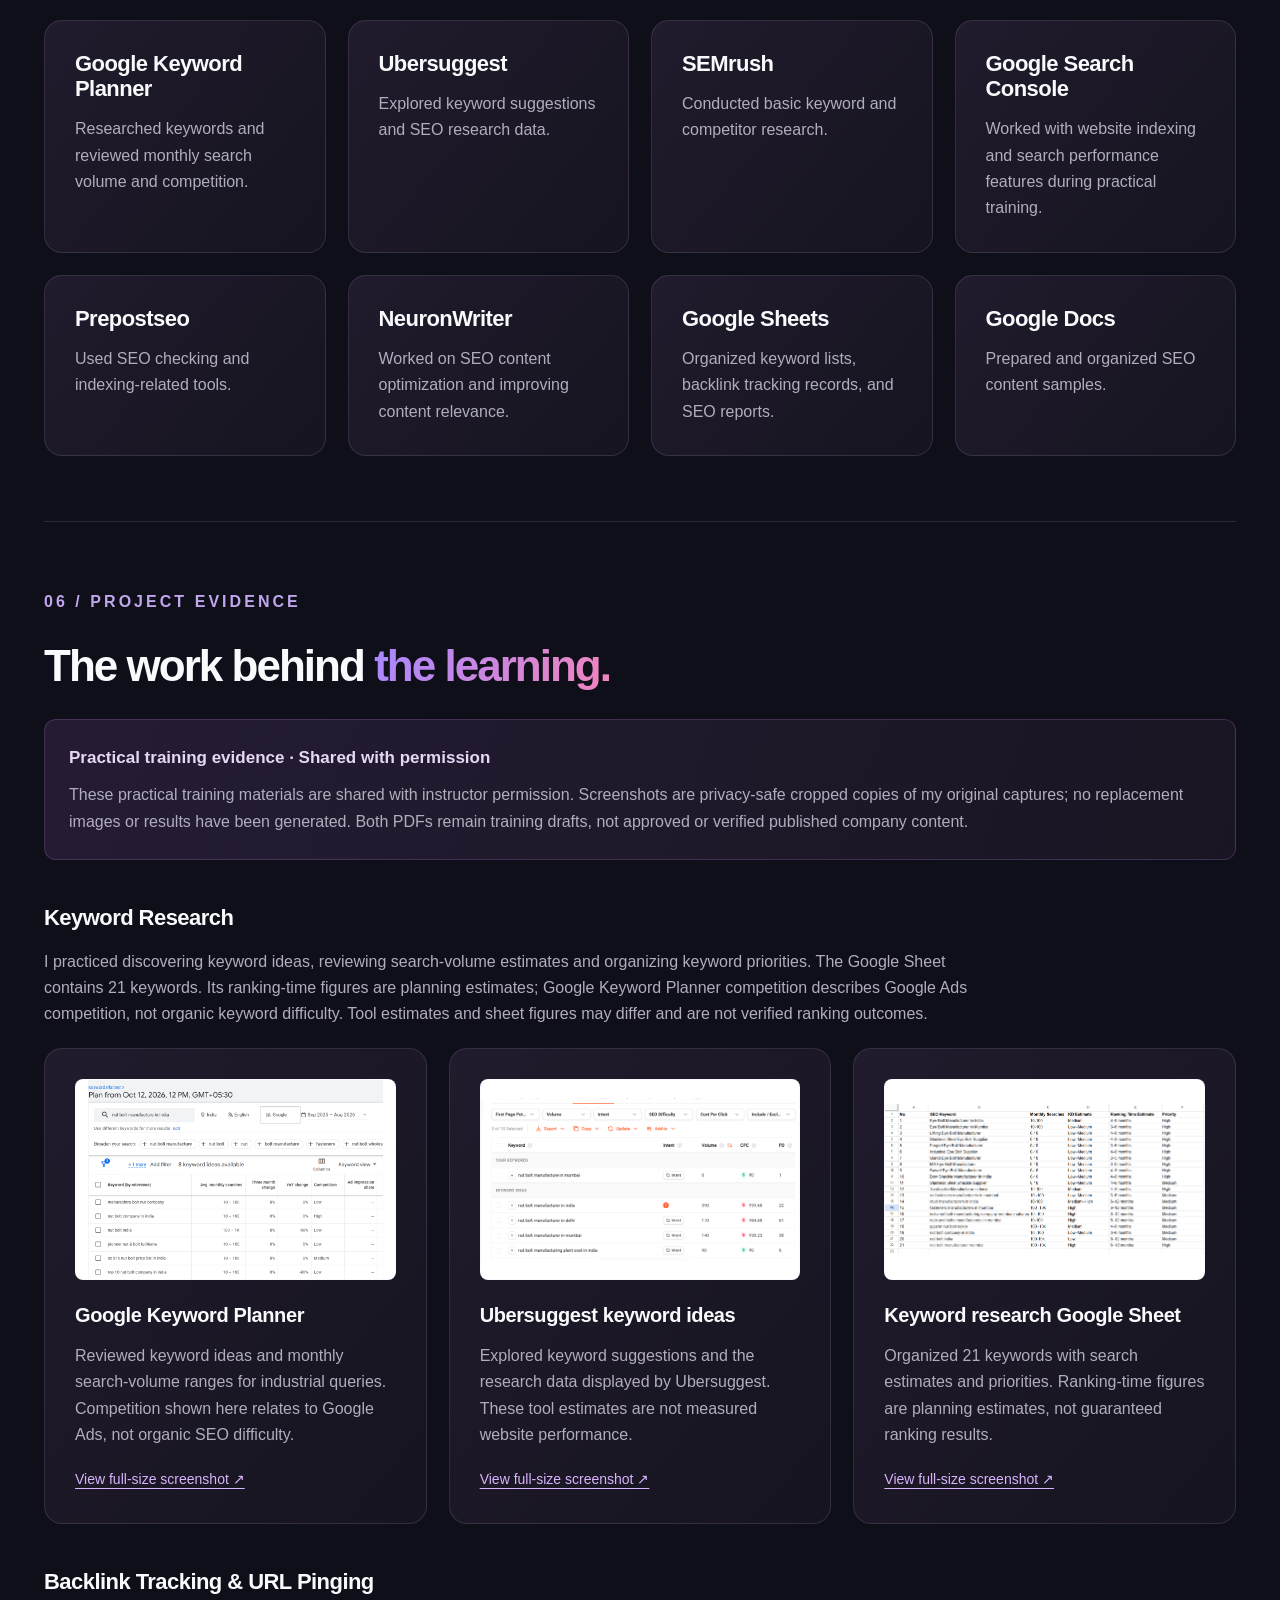
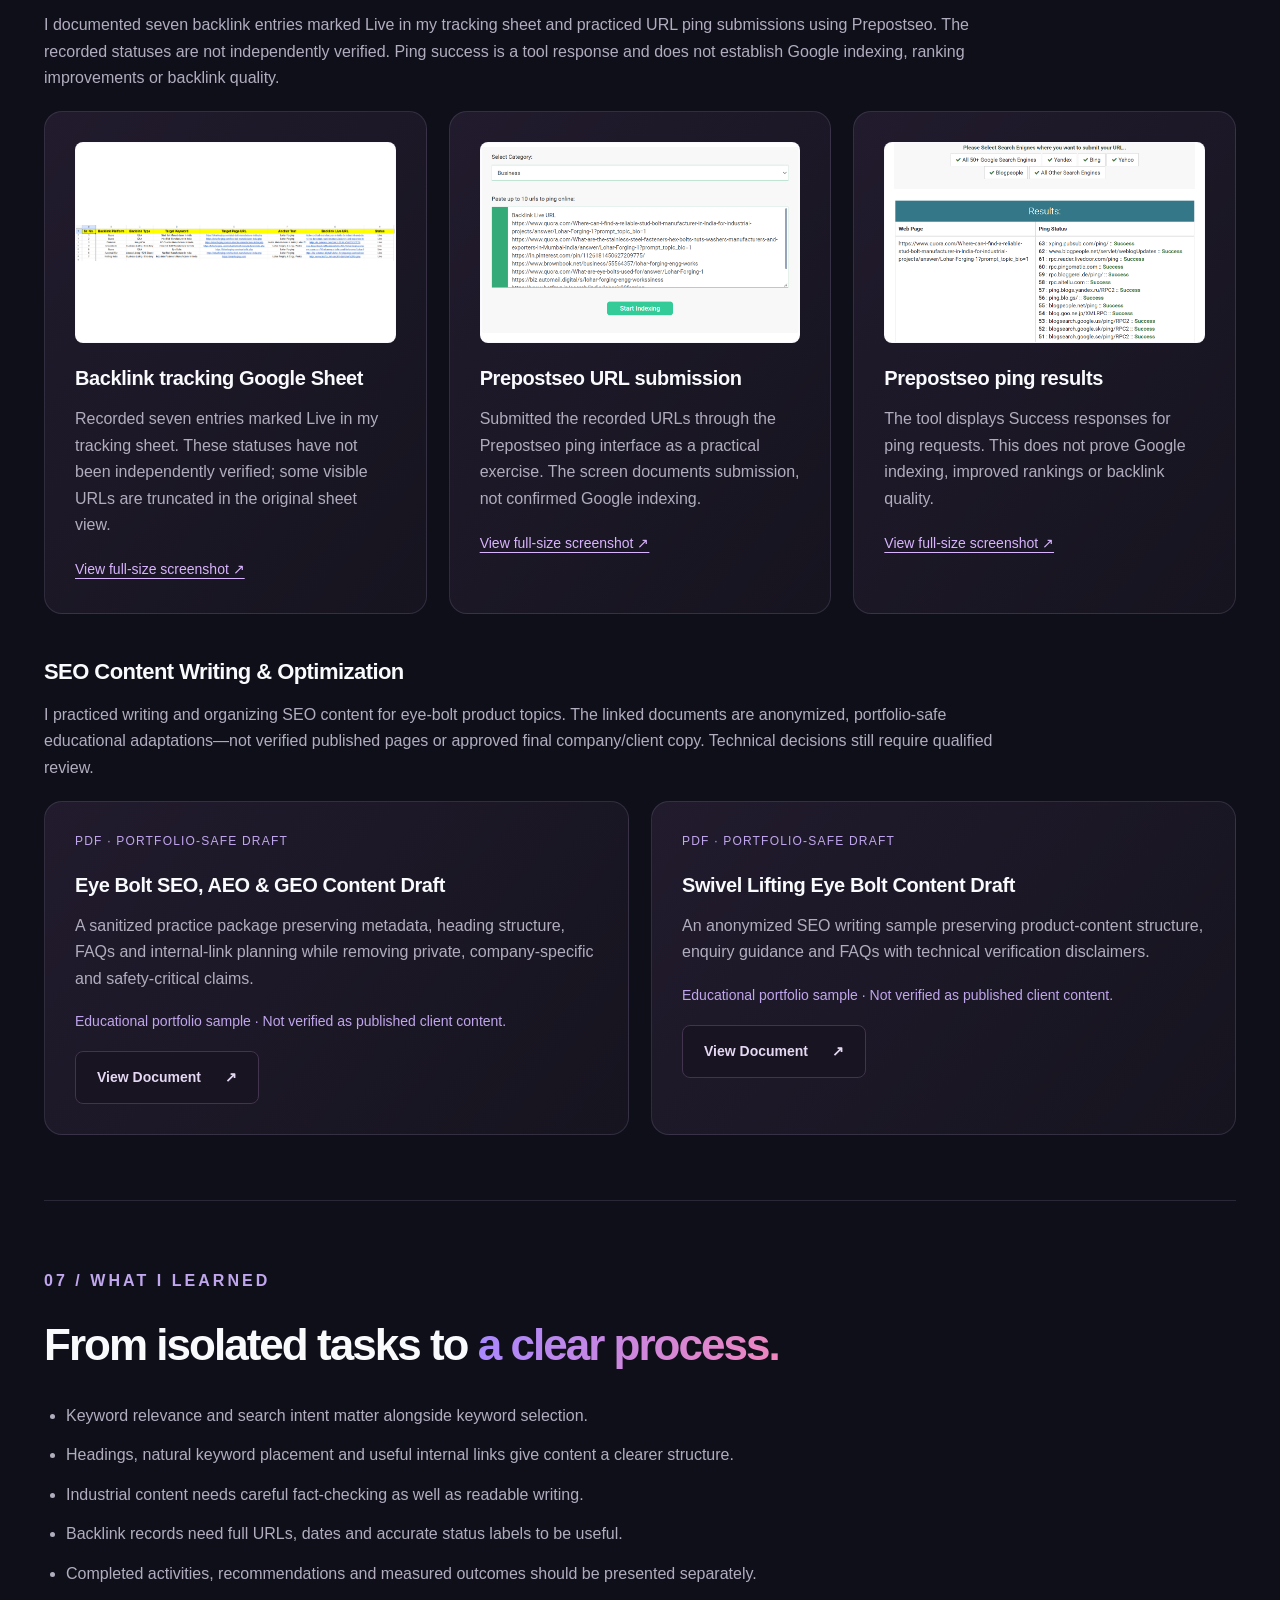
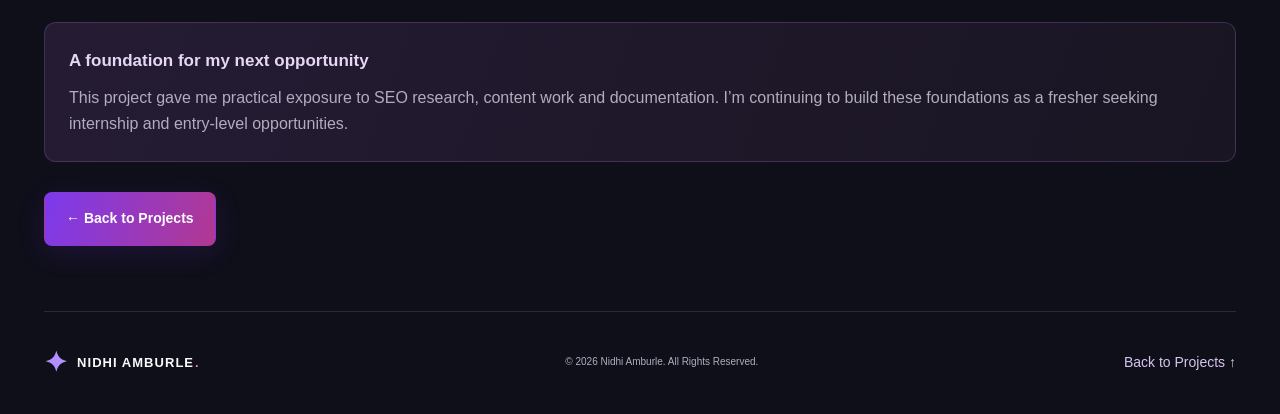
<file: lohar-forging-seo-project.html>
<!DOCTYPE html>
<html lang="en">
<head>
  <meta charset="UTF-8">
  <meta name="viewport" content="width=device-width, initial-scale=1">
  <meta name="theme-color" content="#0F0F1A">
  <title>Lohar Forging SEO Project | Nidhi Vinod Amburle</title>
  <meta name="description" content="Nidhi Vinod Amburle's practical SEO training case study for Lohar Forging: keyword research, on-page SEO, content optimization and backlink tracking.">
  <link rel="canonical" href="https://nidhiamburle31-svg.github.io/digital-marketing-portfolio/lohar-forging-seo-project.html">
  <meta property="og:type" content="article">
  <meta property="og:site_name" content="Nidhi Vinod Amburle Portfolio">
  <meta property="og:title" content="Lohar Forging SEO Project | Nidhi Vinod Amburle">
  <meta property="og:description" content="A practical SEO training case study covering keyword research, on-page SEO, content optimization and backlink tracking.">
  <meta property="og:url" content="https://nidhiamburle31-svg.github.io/digital-marketing-portfolio/lohar-forging-seo-project.html">
  <meta property="og:image" content="https://nidhiamburle31-svg.github.io/digital-marketing-portfolio/assets/images/lohar-forging-keyword-thumbnail.png">
  <meta property="og:image:width" content="1200">
  <meta property="og:image:height" content="728">
  <meta property="og:image:alt" content="Lohar Forging SEO keyword research project thumbnail">
  <meta name="twitter:card" content="summary_large_image">
  <meta name="twitter:title" content="Lohar Forging SEO Project | Nidhi Vinod Amburle">
  <meta name="twitter:description" content="A practical SEO training case study covering keyword research, on-page SEO, content optimization and backlink tracking.">
  <meta name="twitter:image" content="https://nidhiamburle31-svg.github.io/digital-marketing-portfolio/assets/images/lohar-forging-keyword-thumbnail.png">
  <meta name="twitter:image:alt" content="Lohar Forging SEO keyword research project thumbnail">
  <link rel="icon" href="assets/images/favicon.svg" type="image/svg+xml">
  <link rel="stylesheet" href="style.css">
  <link rel="stylesheet" href="case-study.css">
</head>
<body class="case-study-page">
  <a class="skip-link" href="#case-main">Skip to case study</a>
  <header class="site-header">
    <nav class="nav container" aria-label="Case study navigation">
      <a class="brand" href="index.html#home" aria-label="Nidhi Amburle portfolio home"><span class="brand-mark" aria-hidden="true">✦</span> NIDHI AMBURLE<span class="brand-dot">.</span></a>
      <a class="case-back" href="index.html#projects">← Back to Projects</a>
    </nav>
  </header>
  <main id="case-main" class="container">
    <section class="case-hero" aria-labelledby="case-title">
      <p class="eyebrow">SEO / PRACTICAL TRAINING CASE STUDY</p>
      <h1 id="case-title">Lohar Forging<br><span class="gradient-text">SEO Project.</span></h1>
      <p class="case-lead">Exploring how keyword research, clear content and organized SEO work come together for an industrial website.</p>
      <div class="tags"><span>Keyword Research</span><span>On-Page SEO</span><span>Content Optimization</span><span>Backlink Tracking</span></div>
      <div class="case-context"><strong>My role: Digital Marketing trainee</strong><p>This is practical training work, not paid employment or a client engagement. The case study describes my activities and learning; it does not claim ranking, traffic or campaign results.</p></div>
    </section>
    <nav class="case-index" aria-label="On this page">
      <a href="#overview">Overview</a><a href="#objective">Objective</a><a href="#role">My Role</a><a href="#activities">SEO Activities</a><a href="#tools">Tools</a><a href="#evidence">Evidence</a><a href="#learning">Learning</a>
    </nav>
    <section id="overview" class="case-section" aria-labelledby="overview-title">
      <p class="eyebrow">01 / PROJECT OVERVIEW</p><h2 id="overview-title">Learning SEO through <span class="gradient-text">practical work.</span></h2>
      <p>The Lohar Forging website was the subject of my practical SEO training. I worked on keyword research, basic on-page SEO, content optimization and backlink tracking, with a focus on industrial product content and relevant search queries.</p>
      <p>The work included organizing a keyword list, preparing content samples and maintaining backlink records. These activities helped me connect classroom concepts with a structured SEO workflow.</p>
    </section>
    <section id="objective" class="case-section" aria-labelledby="objective-title">
      <p class="eyebrow">02 / PROJECT OBJECTIVE</p><h2 id="objective-title">Build a thoughtful <span class="gradient-text">SEO foundation.</span></h2>
      <p>My objective was to understand how relevant keywords, readable product content and organized tracking can support website discoverability. This was a learning objective, not a claim that visibility or rankings improved.</p>
      <ul><li>Explore relevant product and location-based keyword opportunities.</li><li>Practice aligning headings and content with the intended search query.</li><li>Organize off-page activity so it could be reviewed and followed up.</li></ul>
    </section>
    <section id="role" class="case-section" aria-labelledby="role-title">
      <p class="eyebrow">03 / MY ROLE AND RESPONSIBILITIES</p><h2 id="role-title">Research. Write. <span class="gradient-text">Document.</span></h2>
      <p>As a trainee, my contribution centered on research, content preparation and record keeping.</p>
      <ul><li>Compile and organize relevant keywords for industrial product topics.</li><li>Practice basic on-page SEO through keyword placement, headings and internal-link planning.</li><li>Prepare and refine SEO content samples for eye-bolt-related topics.</li><li>Record backlink platforms, target pages, submission information and status.</li></ul>
      <p class="case-note">Content drafts and recommendations are distinct from changes published on the website. No implementation, indexing or performance result is implied without supporting evidence.</p>
    </section>
    <section id="activities" class="case-section" aria-labelledby="activities-title">
      <p class="eyebrow">04 / SEO ACTIVITIES PERFORMED</p><h2 id="activities-title">A practical <span class="gradient-text">working process.</span></h2>
      <div class="case-grid">
        <article class="case-panel"><span class="case-step">01</span><h3>Keyword research</h3><p>Organized product and location-based terms into a keyword list, considering relevance, search intent and priority. Search-volume and difficulty estimates require a documented source before being treated as verified data.</p></article>
        <article class="case-panel"><span class="case-step">02</span><h3>Basic on-page SEO</h3><p>Practiced page-title and description planning, heading structure, natural keyword placement and contextual internal linking. The focus was understanding the purpose of each element.</p></article>
        <article class="case-panel"><span class="case-step">03</span><h3>Content optimization</h3><p>Prepared eye-bolt-related content samples with structured headings, product explanations and relevant questions. Reviewed clarity and keyword relevance; technical product claims require verification before publication.</p></article>
        <article class="case-panel"><span class="case-step">04</span><h3>Backlink tracking</h3><p>Maintained records of backlink activity, including platforms, target URLs, anchor text, dates and status. Tracking an entry is distinct from verifying that it is live, indexed or contributing to search performance.</p></article>
      </div>
    </section>
    <section id="tools" class="case-section" aria-labelledby="tools-title">
      <p class="eyebrow">05 / TOOLS USED</p><h2 id="tools-title">Simple tools. <span class="gradient-text">Organized work.</span></h2>
      <div class="case-grid"><article class="case-panel"><h3>Google Keyword Planner</h3><p>Researched keywords and reviewed monthly search volume and competition.</p></article><article class="case-panel"><h3>Ubersuggest</h3><p>Explored keyword suggestions and SEO research data.</p></article><article class="case-panel"><h3>SEMrush</h3><p>Conducted basic keyword and competitor research.</p></article><article class="case-panel"><h3>Google Search Console</h3><p>Worked with website indexing and search performance features during practical training.</p></article><article class="case-panel"><h3>Prepostseo</h3><p>Used SEO checking and indexing-related tools.</p></article><article class="case-panel"><h3>NeuronWriter</h3><p>Worked on SEO content optimization and improving content relevance.</p></article><article class="case-panel"><h3>Google Sheets</h3><p>Organized keyword lists, backlink tracking records, and SEO reports.</p></article><article class="case-panel"><h3>Google Docs</h3><p>Prepared and organized SEO content samples.</p></article></div>
    </section>
    <section id="evidence" class="case-section" aria-labelledby="evidence-title">
      <p class="eyebrow">06 / PROJECT EVIDENCE</p><h2 id="evidence-title">The work behind <span class="gradient-text">the learning.</span></h2>
      <div class="case-context"><strong>Practical training evidence · Shared with permission</strong><p>These practical training materials are shared with instructor permission. Screenshots are privacy-safe cropped copies of my original captures; no replacement images or results have been generated. Both PDFs remain training drafts, not approved or verified published company content.</p></div>
      <section class="evidence-category" aria-labelledby="keyword-evidence"><h3 id="keyword-evidence">Keyword Research</h3><p>I practiced discovering keyword ideas, reviewing search-volume estimates and organizing keyword priorities. The Google Sheet contains 21 keywords. Its ranking-time figures are planning estimates; Google Keyword Planner competition describes Google Ads competition, not organic keyword difficulty. Tool estimates and sheet figures may differ and are not verified ranking outcomes.</p><div class="evidence-grid"><article class="case-panel evidence-card"><a class="evidence-image" href="assets/projects/lohar-forging/images/keyword-planner.png" target="_blank" rel="noopener noreferrer" aria-label="Open full-size Google Keyword Planner screenshot in a new tab"><img src="assets/projects/lohar-forging/images/keyword-planner.png" width="1030" height="696" loading="lazy" alt="Original training screenshot: Google Keyword Planner; account and browser details cropped out"></a><h4>Google Keyword Planner</h4><p>Reviewed keyword ideas and monthly search-volume ranges for industrial queries. Competition shown here relates to Google Ads, not organic SEO difficulty.</p><a class="evidence-link" href="assets/projects/lohar-forging/images/keyword-planner.png" target="_blank" rel="noopener noreferrer">View full-size screenshot ↗</a></article><article class="case-panel evidence-card"><a class="evidence-image" href="assets/projects/lohar-forging/images/ubersuggest.png" target="_blank" rel="noopener noreferrer" aria-label="Open full-size Ubersuggest keyword ideas screenshot in a new tab"><img src="assets/projects/lohar-forging/images/ubersuggest.png" width="1540" height="785" loading="lazy" alt="Original training screenshot: Ubersuggest keyword ideas; account and browser details cropped out"></a><h4>Ubersuggest keyword ideas</h4><p>Explored keyword suggestions and the research data displayed by Ubersuggest. These tool estimates are not measured website performance.</p><a class="evidence-link" href="assets/projects/lohar-forging/images/ubersuggest.png" target="_blank" rel="noopener noreferrer">View full-size screenshot ↗</a></article><article class="case-panel evidence-card"><a class="evidence-image" href="assets/projects/lohar-forging/images/keyword-sheet.png" target="_blank" rel="noopener noreferrer" aria-label="Open full-size Keyword research Google Sheet screenshot in a new tab"><img src="assets/projects/lohar-forging/images/keyword-sheet.png" width="1282" height="602" loading="lazy" alt="Original training screenshot: Keyword research Google Sheet; account and browser details cropped out"></a><h4>Keyword research Google Sheet</h4><p>Organized 21 keywords with search estimates and priorities. Ranking-time figures are planning estimates, not guaranteed ranking results.</p><a class="evidence-link" href="assets/projects/lohar-forging/images/keyword-sheet.png" target="_blank" rel="noopener noreferrer">View full-size screenshot ↗</a></article></div></section>
      <section class="evidence-category" aria-labelledby="backlink-evidence"><h3 id="backlink-evidence">Backlink Tracking &amp; URL Pinging</h3><p>I documented seven backlink entries marked Live in my tracking sheet and practiced URL ping submissions using Prepostseo. The recorded statuses are not independently verified. Ping success is a tool response and does not establish Google indexing, ranking improvements or backlink quality.</p><div class="evidence-grid"><article class="case-panel evidence-card"><a class="evidence-image" href="assets/projects/lohar-forging/images/backlink-tracking.png" target="_blank" rel="noopener noreferrer" aria-label="Open full-size Backlink tracking Google Sheet screenshot in a new tab"><img src="assets/projects/lohar-forging/images/backlink-tracking.png" width="1909" height="215" loading="lazy" alt="Original training screenshot: Backlink tracking Google Sheet; account and browser details cropped out"></a><h4>Backlink tracking Google Sheet</h4><p>Recorded seven entries marked Live in my tracking sheet. These statuses have not been independently verified; some visible URLs are truncated in the original sheet view.</p><a class="evidence-link" href="assets/projects/lohar-forging/images/backlink-tracking.png" target="_blank" rel="noopener noreferrer">View full-size screenshot ↗</a></article><article class="case-panel evidence-card"><a class="evidence-image" href="assets/projects/lohar-forging/images/url-submission.png" target="_blank" rel="noopener noreferrer" aria-label="Open full-size Prepostseo URL submission screenshot in a new tab"><img src="assets/projects/lohar-forging/images/url-submission.png" width="1190" height="715" loading="lazy" alt="Original training screenshot: Prepostseo URL submission; account and browser details cropped out"></a><h4>Prepostseo URL submission</h4><p>Submitted the recorded URLs through the Prepostseo ping interface as a practical exercise. The screen documents submission, not confirmed Google indexing.</p><a class="evidence-link" href="assets/projects/lohar-forging/images/url-submission.png" target="_blank" rel="noopener noreferrer">View full-size screenshot ↗</a></article><article class="case-panel evidence-card"><a class="evidence-image" href="assets/projects/lohar-forging/images/ping-results.png" target="_blank" rel="noopener noreferrer" aria-label="Open full-size Prepostseo ping results screenshot in a new tab"><img src="assets/projects/lohar-forging/images/ping-results.png" width="1163" height="770" loading="lazy" alt="Original training screenshot: Prepostseo ping results; account and browser details cropped out"></a><h4>Prepostseo ping results</h4><p>The tool displays Success responses for ping requests. This does not prove Google indexing, improved rankings or backlink quality.</p><a class="evidence-link" href="assets/projects/lohar-forging/images/ping-results.png" target="_blank" rel="noopener noreferrer">View full-size screenshot ↗</a></article></div></section>
      <section class="evidence-category" aria-labelledby="content-evidence"><h3 id="content-evidence">SEO Content Writing &amp; Optimization</h3><p>I practiced writing and organizing SEO content for eye-bolt product topics. The linked documents are anonymized, portfolio-safe educational adaptations—not verified published pages or approved final company/client copy. Technical decisions still require qualified review.</p><div class="evidence-documents"><article class="case-panel evidence-document"><span class="case-placeholder">PDF · PORTFOLIO-SAFE DRAFT</span><h4>Eye Bolt SEO, AEO &amp; GEO Content Draft</h4><p>A sanitized practice package preserving metadata, heading structure, FAQs and internal-link planning while removing private, company-specific and safety-critical claims.</p><p class="draft-status">Educational portfolio sample · Not verified as published client content.</p><a class="button secondary" href="assets/documents/seo-content/eye-bolt-seo-aeo-geo-portfolio-sample.pdf" target="_blank" rel="noopener noreferrer">View Document <span aria-hidden="true">↗</span></a></article><article class="case-panel evidence-document"><span class="case-placeholder">PDF · PORTFOLIO-SAFE DRAFT</span><h4>Swivel Lifting Eye Bolt Content Draft</h4><p>An anonymized SEO writing sample preserving product-content structure, enquiry guidance and FAQs with technical verification disclaimers.</p><p class="draft-status">Educational portfolio sample · Not verified as published client content.</p><a class="button secondary" href="assets/documents/seo-content/swivel-eye-bolt-portfolio-sample.pdf" target="_blank" rel="noopener noreferrer">View Document <span aria-hidden="true">↗</span></a></article></div></section>
    </section>
    <section id="learning" class="case-section" aria-labelledby="learning-title">
      <p class="eyebrow">07 / WHAT I LEARNED</p><h2 id="learning-title">From isolated tasks to <span class="gradient-text">a clear process.</span></h2>
      <ul><li>Keyword relevance and search intent matter alongside keyword selection.</li><li>Headings, natural keyword placement and useful internal links give content a clearer structure.</li><li>Industrial content needs careful fact-checking as well as readable writing.</li><li>Backlink records need full URLs, dates and accurate status labels to be useful.</li><li>Completed activities, recommendations and measured outcomes should be presented separately.</li></ul>
      <div class="case-context"><strong>A foundation for my next opportunity</strong><p>This project gave me practical exposure to SEO research, content work and documentation. I’m continuing to build these foundations as a fresher seeking internship and entry-level opportunities.</p></div>
      <a class="button primary case-return" href="index.html#projects">← Back to Projects</a>
    </section>
  </main>
  <footer class="footer container"><a class="brand" href="index.html#home"><span class="brand-mark" aria-hidden="true">✦</span> NIDHI AMBURLE<span class="brand-dot">.</span></a><p>© 2026 Nidhi Amburle. All Rights Reserved.</p><a class="case-back" href="index.html#projects">Back to Projects ↑</a></footer>
</body>
</html>
</file>
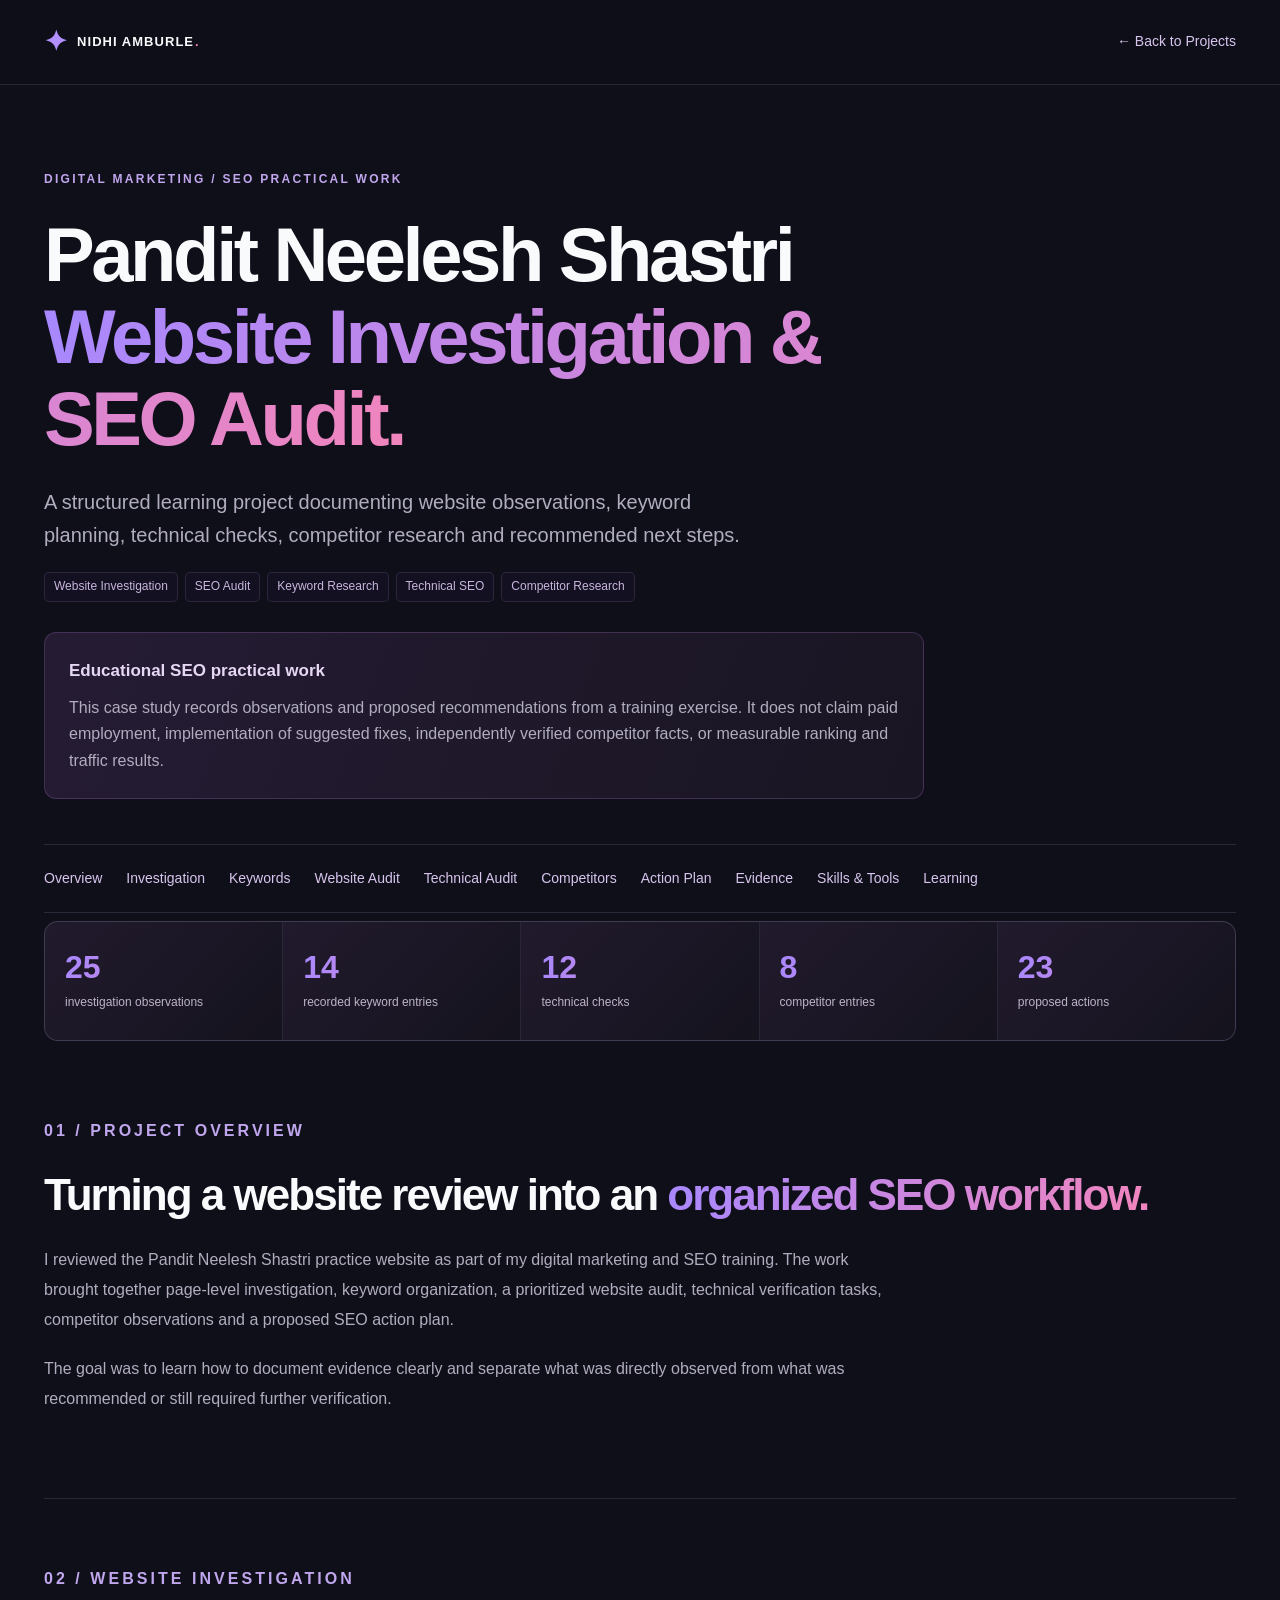
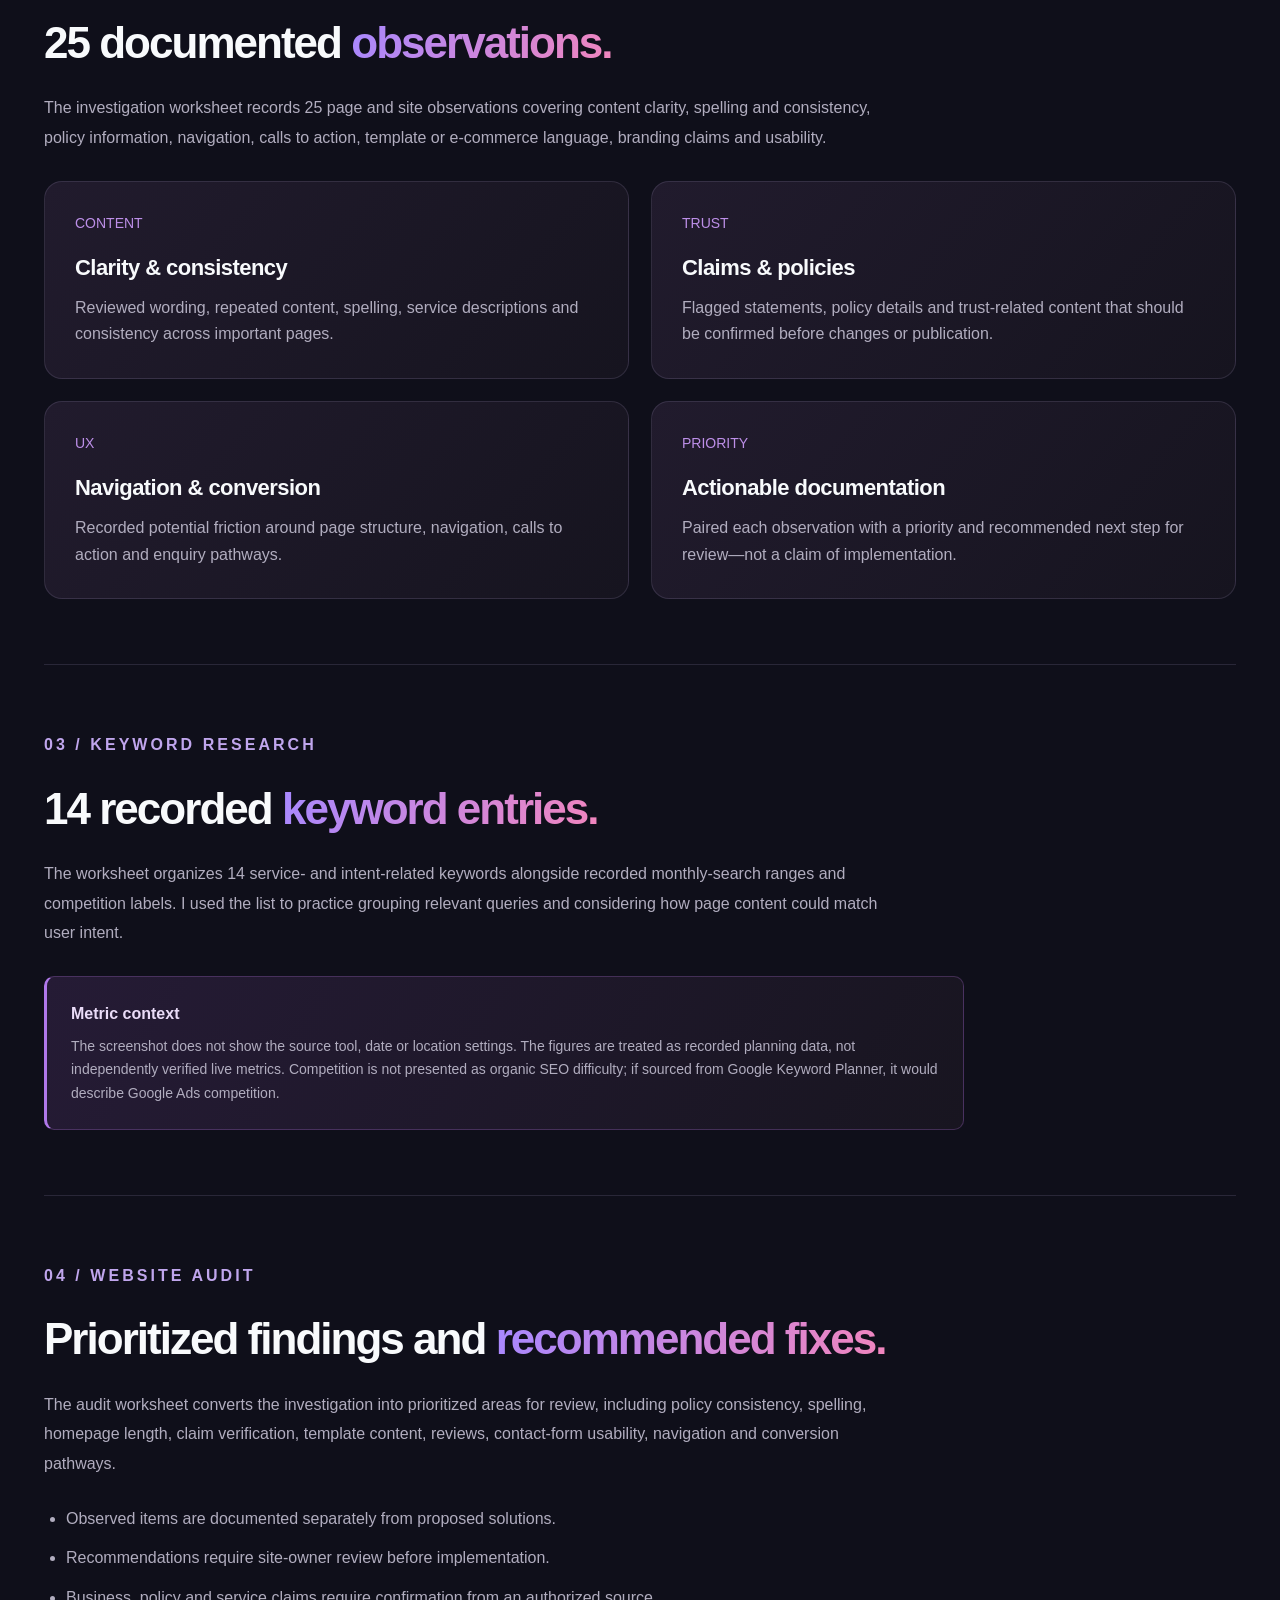
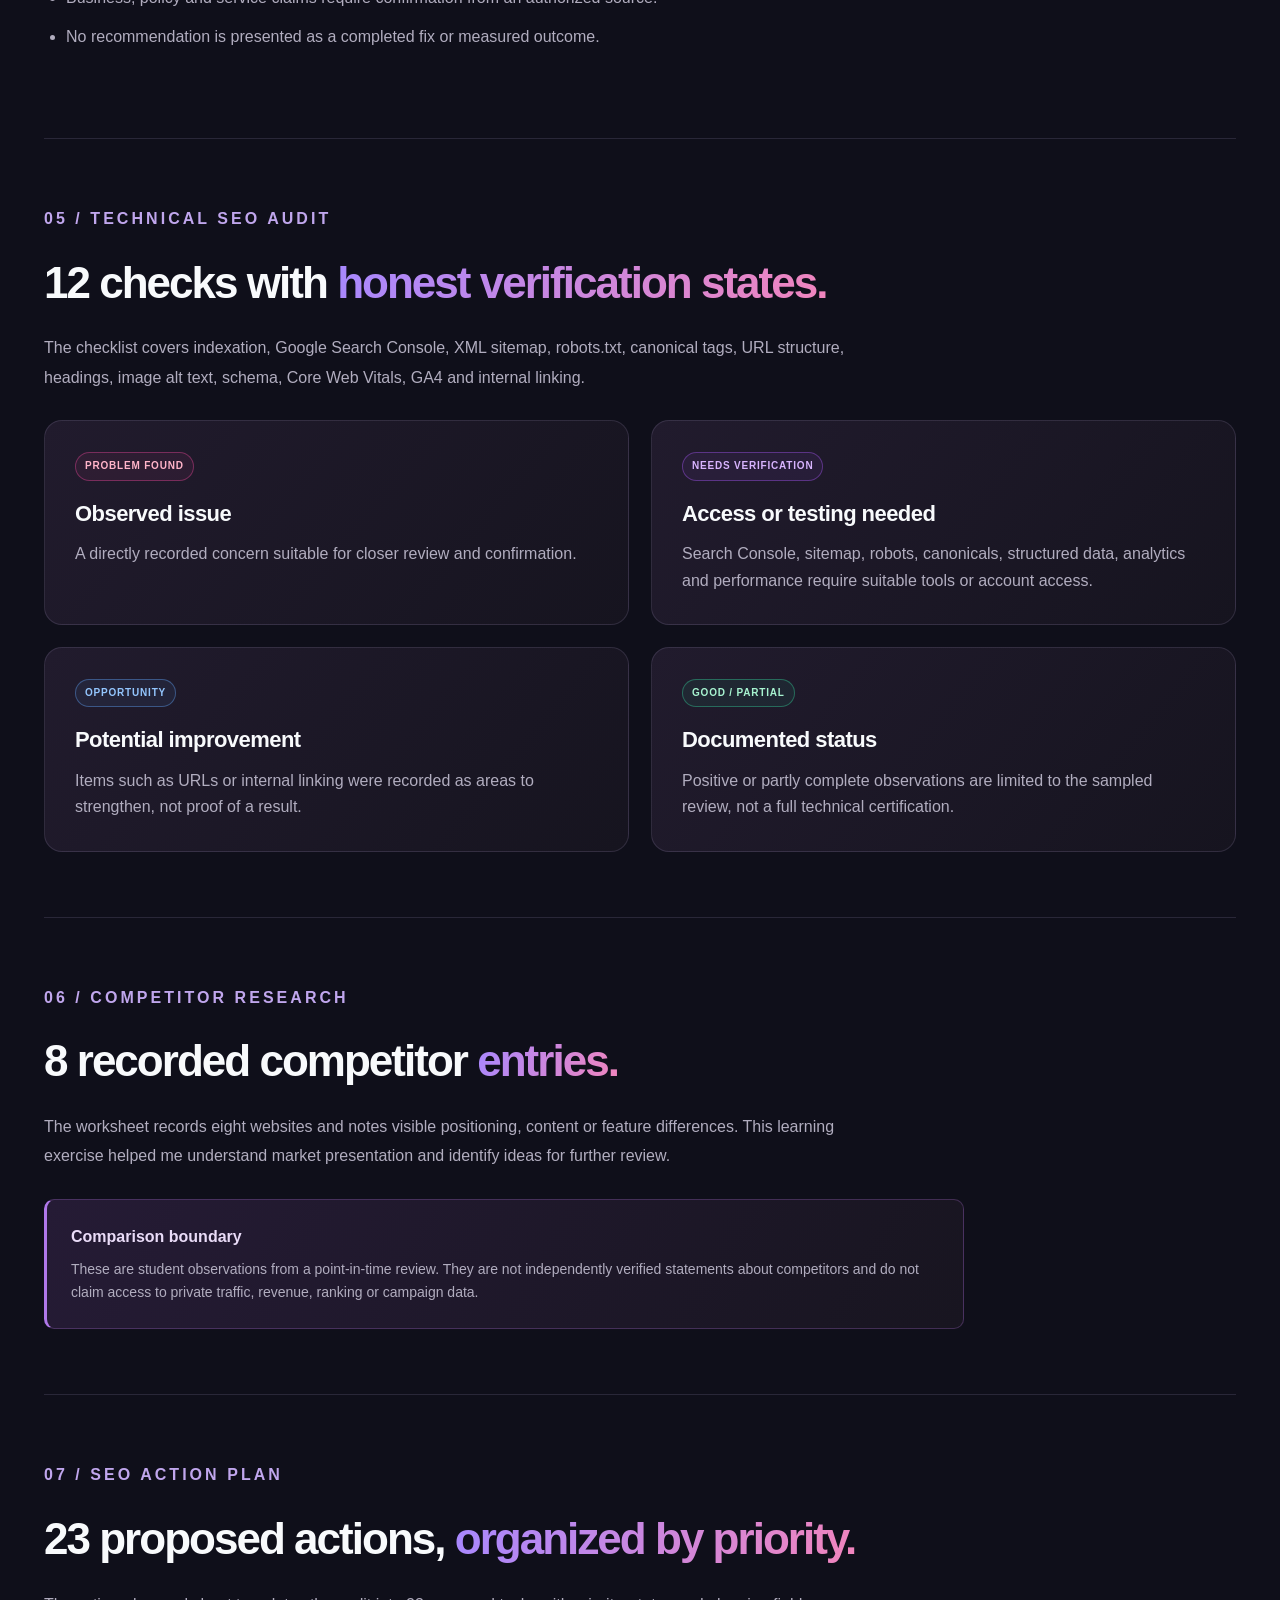
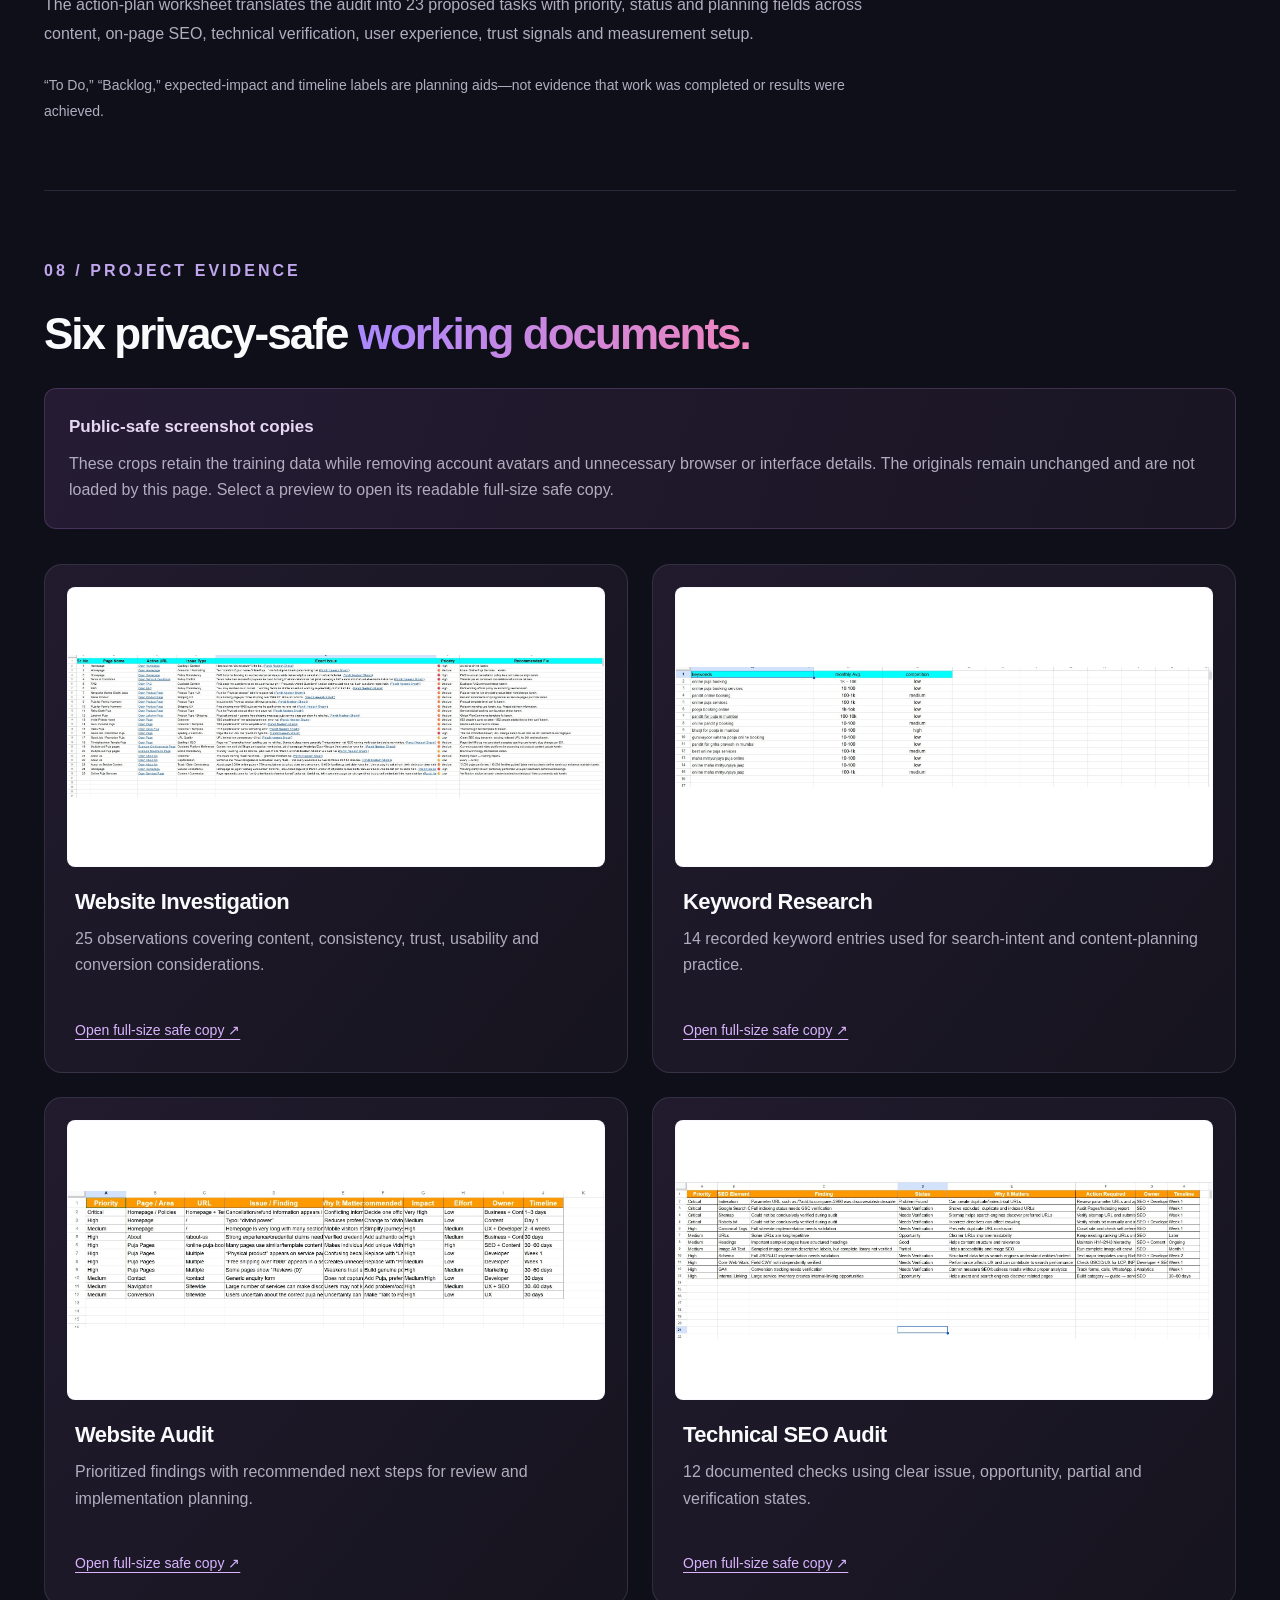
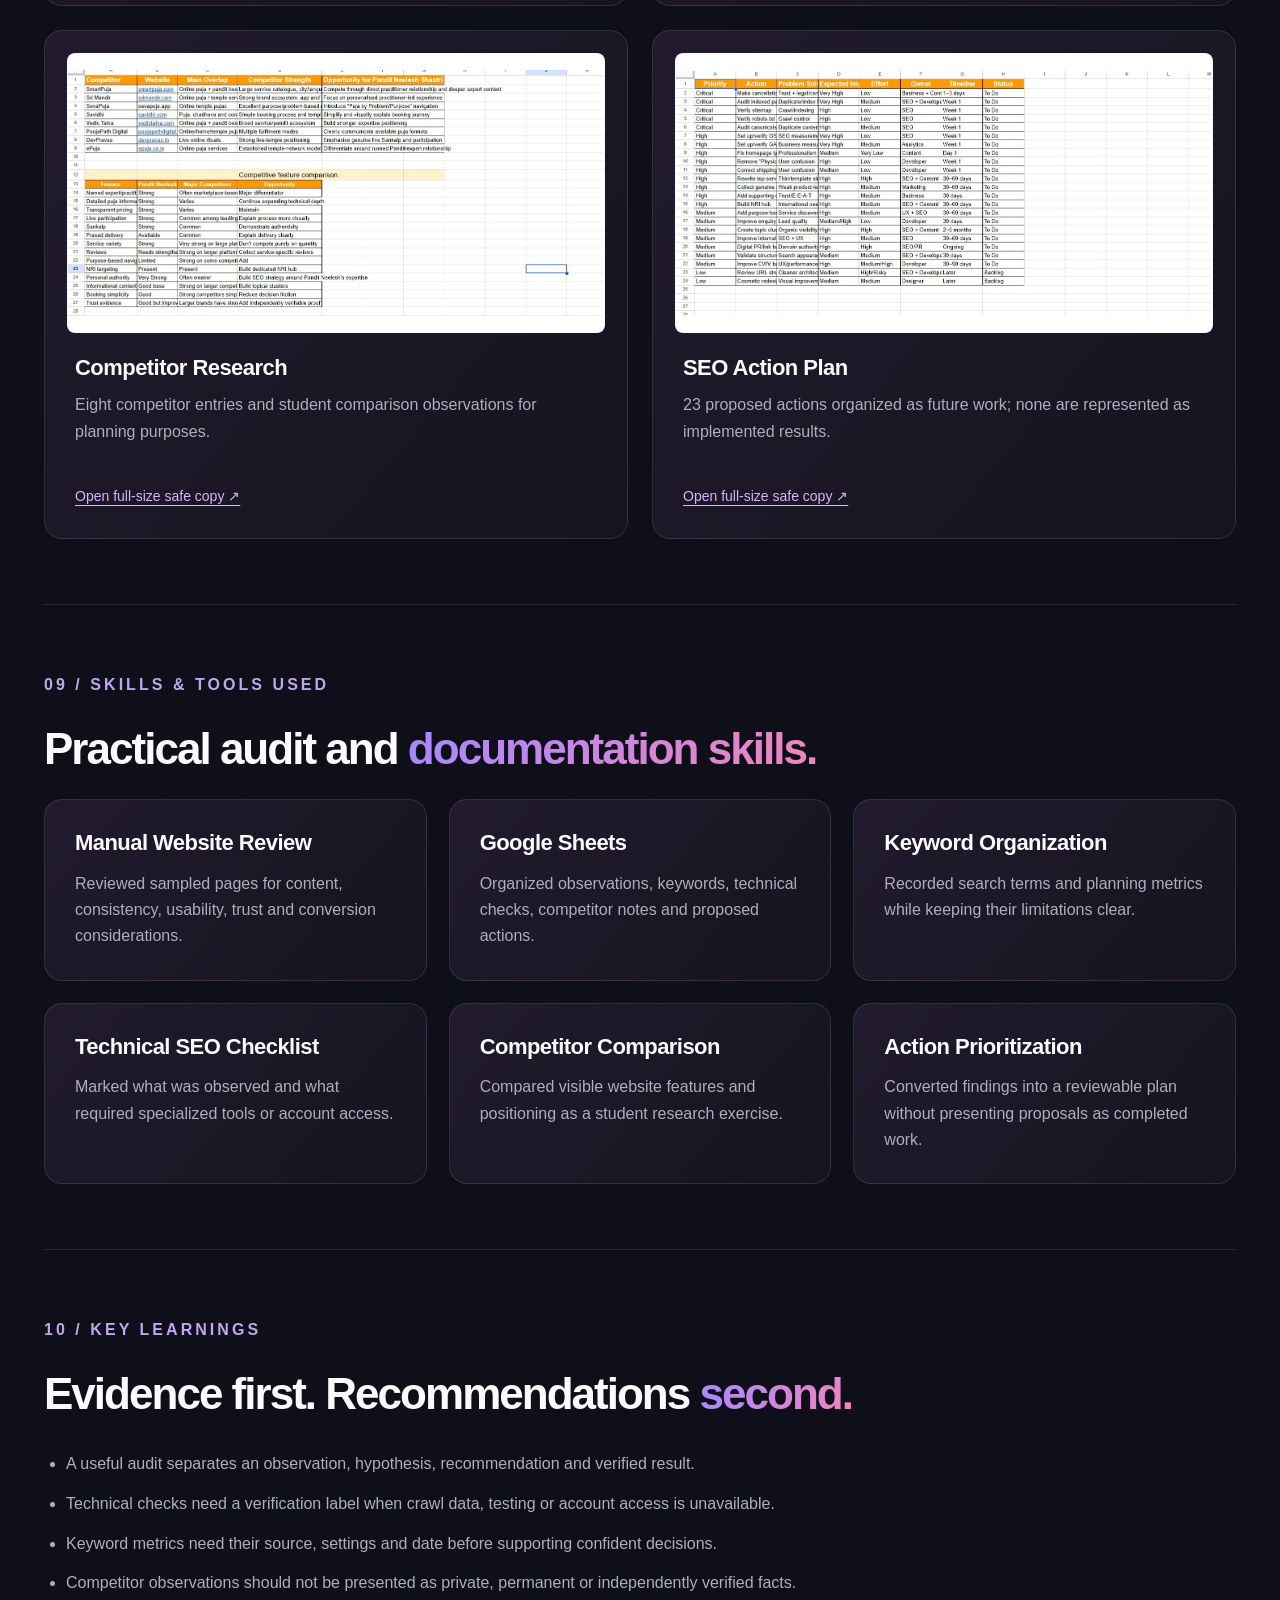
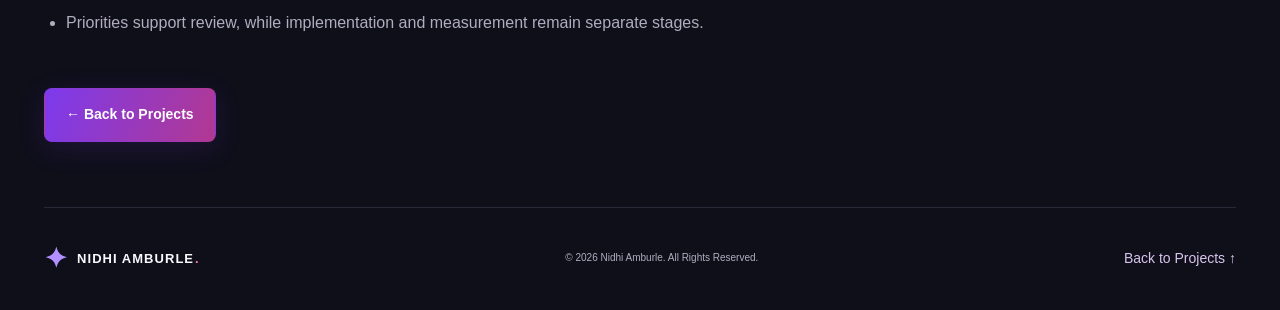
<file: panditji-seo-audit-case-study.html>
<!DOCTYPE html>
<html lang="en">
<head>
  <meta charset="UTF-8">
  <meta name="viewport" content="width=device-width, initial-scale=1">
  <meta name="theme-color" content="#0F0F1A">
  <title>Panditji SEO Audit Case Study | Nidhi Vinod Amburle</title>
  <meta name="description" content="Nidhi Vinod Amburle's educational website investigation and SEO audit case study with keyword planning, technical checks and a proposed action plan.">
  <link rel="canonical" href="https://nidhiamburle31-svg.github.io/digital-marketing-portfolio/panditji-seo-audit-case-study.html">
  <meta property="og:type" content="article">
  <meta property="og:site_name" content="Nidhi Vinod Amburle Portfolio">
  <meta property="og:title" content="Panditji SEO Audit Case Study | Nidhi Vinod Amburle">
  <meta property="og:description" content="An educational website investigation and SEO audit case study with keyword planning, technical checks and a proposed action plan.">
  <meta property="og:url" content="https://nidhiamburle31-svg.github.io/digital-marketing-portfolio/panditji-seo-audit-case-study.html">
  <meta property="og:image" content="https://nidhiamburle31-svg.github.io/digital-marketing-portfolio/assets/images/panditji/panditji-audit-thumbnail.jpg">
  <meta property="og:image:width" content="1400">
  <meta property="og:image:height" content="850">
  <meta property="og:image:alt" content="Pandit Neelesh Shastri website investigation and SEO audit project thumbnail">
  <meta name="twitter:card" content="summary_large_image">
  <meta name="twitter:title" content="Panditji SEO Audit Case Study | Nidhi Vinod Amburle">
  <meta name="twitter:description" content="An educational website investigation and SEO audit case study with keyword planning, technical checks and a proposed action plan.">
  <meta name="twitter:image" content="https://nidhiamburle31-svg.github.io/digital-marketing-portfolio/assets/images/panditji/panditji-audit-thumbnail.jpg">
  <meta name="twitter:image:alt" content="Pandit Neelesh Shastri website investigation and SEO audit project thumbnail">
  <link rel="icon" href="assets/images/favicon.svg" type="image/svg+xml">
  <link rel="stylesheet" href="style.css">
  <link rel="stylesheet" href="case-study.css">
  <link rel="stylesheet" href="panditji-seo-audit-case-study.css">
</head>
<body class="case-study-page panditji-audit-case-study">
  <a class="skip-link" href="#case-main">Skip to case study</a>
  <header class="site-header"><nav class="nav container" aria-label="Case study navigation"><a class="brand" href="index.html#home" aria-label="Nidhi Amburle portfolio home"><span class="brand-mark" aria-hidden="true">✦</span> NIDHI AMBURLE<span class="brand-dot">.</span></a><a class="case-back" href="index.html#projects">← Back to Projects</a></nav></header>
  <main id="case-main" class="container">
    <section class="case-hero" aria-labelledby="case-title">
      <p class="eyebrow">DIGITAL MARKETING / SEO PRACTICAL WORK</p>
      <h1 id="case-title">Pandit Neelesh Shastri<br><span class="gradient-text">Website Investigation &amp; SEO Audit.</span></h1>
      <p class="case-lead">A structured learning project documenting website observations, keyword planning, technical checks, competitor research and recommended next steps.</p>
      <div class="tags"><span>Website Investigation</span><span>SEO Audit</span><span>Keyword Research</span><span>Technical SEO</span><span>Competitor Research</span></div>
      <div class="case-context"><strong>Educational SEO practical work</strong><p>This case study records observations and proposed recommendations from a training exercise. It does not claim paid employment, implementation of suggested fixes, independently verified competitor facts, or measurable ranking and traffic results.</p></div>
    </section>
    <nav class="case-index" aria-label="On this page"><a href="#overview">Overview</a><a href="#investigation">Investigation</a><a href="#keywords">Keywords</a><a href="#website-audit">Website Audit</a><a href="#technical-audit">Technical Audit</a><a href="#competitors">Competitors</a><a href="#action-plan">Action Plan</a><a href="#evidence">Evidence</a><a href="#skills">Skills &amp; Tools</a><a href="#learning">Learning</a></nav>
    <section class="audit-summary" aria-label="Documented work summary"><div><strong>25</strong><span>investigation observations</span></div><div><strong>14</strong><span>recorded keyword entries</span></div><div><strong>12</strong><span>technical checks</span></div><div><strong>8</strong><span>competitor entries</span></div><div><strong>23</strong><span>proposed actions</span></div></section>

    <section id="overview" class="case-section" aria-labelledby="overview-title">
      <p class="eyebrow">01 / PROJECT OVERVIEW</p><h2 id="overview-title">Turning a website review into an <span class="gradient-text">organized SEO workflow.</span></h2>
      <p>I reviewed the Pandit Neelesh Shastri practice website as part of my digital marketing and SEO training. The work brought together page-level investigation, keyword organization, a prioritized website audit, technical verification tasks, competitor observations and a proposed SEO action plan.</p>
      <p>The goal was to learn how to document evidence clearly and separate what was directly observed from what was recommended or still required further verification.</p>
    </section>
    <section id="investigation" class="case-section" aria-labelledby="investigation-title">
      <p class="eyebrow">02 / WEBSITE INVESTIGATION</p><h2 id="investigation-title">25 documented <span class="gradient-text">observations.</span></h2>
      <p>The investigation worksheet records 25 page and site observations covering content clarity, spelling and consistency, policy information, navigation, calls to action, template or e-commerce language, branding claims and usability.</p>
      <div class="case-grid audit-grid"><article class="case-panel"><span class="case-step">CONTENT</span><h3>Clarity &amp; consistency</h3><p>Reviewed wording, repeated content, spelling, service descriptions and consistency across important pages.</p></article><article class="case-panel"><span class="case-step">TRUST</span><h3>Claims &amp; policies</h3><p>Flagged statements, policy details and trust-related content that should be confirmed before changes or publication.</p></article><article class="case-panel"><span class="case-step">UX</span><h3>Navigation &amp; conversion</h3><p>Recorded potential friction around page structure, navigation, calls to action and enquiry pathways.</p></article><article class="case-panel"><span class="case-step">PRIORITY</span><h3>Actionable documentation</h3><p>Paired each observation with a priority and recommended next step for review—not a claim of implementation.</p></article></div>
    </section>
    <section id="keywords" class="case-section" aria-labelledby="keywords-title">
      <p class="eyebrow">03 / KEYWORD RESEARCH</p><h2 id="keywords-title">14 recorded <span class="gradient-text">keyword entries.</span></h2>
      <p>The worksheet organizes 14 service- and intent-related keywords alongside recorded monthly-search ranges and competition labels. I used the list to practice grouping relevant queries and considering how page content could match user intent.</p>
      <div class="case-note-box"><strong>Metric context</strong><p>The screenshot does not show the source tool, date or location settings. The figures are treated as recorded planning data, not independently verified live metrics. Competition is not presented as organic SEO difficulty; if sourced from Google Keyword Planner, it would describe Google Ads competition.</p></div>
    </section>
    <section id="website-audit" class="case-section" aria-labelledby="website-audit-title">
      <p class="eyebrow">04 / WEBSITE AUDIT</p><h2 id="website-audit-title">Prioritized findings and <span class="gradient-text">recommended fixes.</span></h2>
      <p>The audit worksheet converts the investigation into prioritized areas for review, including policy consistency, spelling, homepage length, claim verification, template content, reviews, contact-form usability, navigation and conversion pathways.</p>
      <ul><li>Observed items are documented separately from proposed solutions.</li><li>Recommendations require site-owner review before implementation.</li><li>Business, policy and service claims require confirmation from an authorized source.</li><li>No recommendation is presented as a completed fix or measured outcome.</li></ul>
    </section>
    <section id="technical-audit" class="case-section" aria-labelledby="technical-title">
      <p class="eyebrow">05 / TECHNICAL SEO AUDIT</p><h2 id="technical-title">12 checks with <span class="gradient-text">honest verification states.</span></h2>
      <p>The checklist covers indexation, Google Search Console, XML sitemap, robots.txt, canonical tags, URL structure, headings, image alt text, schema, Core Web Vitals, GA4 and internal linking.</p>
      <div class="status-grid"><article class="case-panel"><span class="status-chip issue">Problem found</span><h3>Observed issue</h3><p>A directly recorded concern suitable for closer review and confirmation.</p></article><article class="case-panel"><span class="status-chip verify">Needs verification</span><h3>Access or testing needed</h3><p>Search Console, sitemap, robots, canonicals, structured data, analytics and performance require suitable tools or account access.</p></article><article class="case-panel"><span class="status-chip opportunity">Opportunity</span><h3>Potential improvement</h3><p>Items such as URLs or internal linking were recorded as areas to strengthen, not proof of a result.</p></article><article class="case-panel"><span class="status-chip partial">Good / partial</span><h3>Documented status</h3><p>Positive or partly complete observations are limited to the sampled review, not a full technical certification.</p></article></div>
    </section>
    <section id="competitors" class="case-section" aria-labelledby="competitors-title">
      <p class="eyebrow">06 / COMPETITOR RESEARCH</p><h2 id="competitors-title">8 recorded competitor <span class="gradient-text">entries.</span></h2>
      <p>The worksheet records eight websites and notes visible positioning, content or feature differences. This learning exercise helped me understand market presentation and identify ideas for further review.</p>
      <div class="case-note-box"><strong>Comparison boundary</strong><p>These are student observations from a point-in-time review. They are not independently verified statements about competitors and do not claim access to private traffic, revenue, ranking or campaign data.</p></div>
    </section>
    <section id="action-plan" class="case-section" aria-labelledby="action-title">
      <p class="eyebrow">07 / SEO ACTION PLAN</p><h2 id="action-title">23 proposed actions, <span class="gradient-text">organized by priority.</span></h2>
      <p>The action-plan worksheet translates the audit into 23 proposed tasks with priority, status and planning fields across content, on-page SEO, technical verification, user experience, trust signals and measurement setup.</p>
      <p class="case-note">“To Do,” “Backlog,” expected-impact and timeline labels are planning aids—not evidence that work was completed or results were achieved.</p>
    </section>

    <section id="evidence" class="case-section" aria-labelledby="evidence-title">
      <p class="eyebrow">08 / PROJECT EVIDENCE</p><h2 id="evidence-title">Six privacy-safe <span class="gradient-text">working documents.</span></h2>
      <div class="case-context"><strong>Public-safe screenshot copies</strong><p>These crops retain the training data while removing account avatars and unnecessary browser or interface details. The originals remain unchanged and are not loaded by this page. Select a preview to open its readable full-size safe copy.</p></div>
      <div class="audit-evidence-grid">
        <article class="case-panel evidence-card"><a class="evidence-image" href="assets/images/panditji/public-safe/investigation-list.jpg" target="_blank" rel="noopener noreferrer" aria-label="Open full-size privacy-safe website investigation screenshot"><img src="assets/images/panditji/public-safe/investigation-list.jpg" width="1915" height="510" loading="lazy" alt="Privacy-safe website investigation worksheet with observations, priorities and recommended fixes"></a><h3>Website Investigation</h3><p>25 observations covering content, consistency, trust, usability and conversion considerations.</p><a class="evidence-link" href="assets/images/panditji/public-safe/investigation-list.jpg" target="_blank" rel="noopener noreferrer">Open full-size safe copy ↗</a></article>
        <article class="case-panel evidence-card"><a class="evidence-image" href="assets/images/panditji/public-safe/keyword-research.jpg" target="_blank" rel="noopener noreferrer" aria-label="Open full-size privacy-safe keyword research screenshot"><img src="assets/images/panditji/public-safe/keyword-research.jpg" width="1918" height="430" loading="lazy" alt="Privacy-safe keyword worksheet with 14 entries, search ranges and competition labels"></a><h3>Keyword Research</h3><p>14 recorded keyword entries used for search-intent and content-planning practice.</p><a class="evidence-link" href="assets/images/panditji/public-safe/keyword-research.jpg" target="_blank" rel="noopener noreferrer">Open full-size safe copy ↗</a></article>
        <article class="case-panel evidence-card"><a class="evidence-image" href="assets/images/panditji/public-safe/website-audit.jpg" target="_blank" rel="noopener noreferrer" aria-label="Open full-size privacy-safe website audit screenshot"><img src="assets/images/panditji/public-safe/website-audit.jpg" width="1821" height="465" loading="lazy" alt="Privacy-safe website audit worksheet with prioritized findings and proposed recommendations"></a><h3>Website Audit</h3><p>Prioritized findings with recommended next steps for review and implementation planning.</p><a class="evidence-link" href="assets/images/panditji/public-safe/website-audit.jpg" target="_blank" rel="noopener noreferrer">Open full-size safe copy ↗</a></article>
        <article class="case-panel evidence-card"><a class="evidence-image" href="assets/images/panditji/public-safe/technical-seo-audit.jpg" target="_blank" rel="noopener noreferrer" aria-label="Open full-size privacy-safe technical SEO audit screenshot"><img src="assets/images/panditji/public-safe/technical-seo-audit.jpg" width="1905" height="560" loading="lazy" alt="Privacy-safe technical SEO checklist with 12 checks and verification statuses"></a><h3>Technical SEO Audit</h3><p>12 documented checks using clear issue, opportunity, partial and verification states.</p><a class="evidence-link" href="assets/images/panditji/public-safe/technical-seo-audit.jpg" target="_blank" rel="noopener noreferrer">Open full-size safe copy ↗</a></article>
        <article class="case-panel evidence-card"><a class="evidence-image" href="assets/images/panditji/public-safe/competitor-analysis.jpg" target="_blank" rel="noopener noreferrer" aria-label="Open full-size privacy-safe competitor research screenshot"><img src="assets/images/panditji/public-safe/competitor-analysis.jpg" width="1327" height="610" loading="lazy" alt="Privacy-safe competitor worksheet with eight recorded entries and comparison observations"></a><h3>Competitor Research</h3><p>Eight competitor entries and student comparison observations for planning purposes.</p><a class="evidence-link" href="assets/images/panditji/public-safe/competitor-analysis.jpg" target="_blank" rel="noopener noreferrer">Open full-size safe copy ↗</a></article>
        <article class="case-panel evidence-card"><a class="evidence-image" href="assets/images/panditji/public-safe/seo-action-plan.jpg" target="_blank" rel="noopener noreferrer" aria-label="Open full-size privacy-safe SEO action plan screenshot"><img src="assets/images/panditji/public-safe/seo-action-plan.jpg" width="1315" height="600" loading="lazy" alt="Privacy-safe SEO action plan with 23 proposed tasks, priorities and planning statuses"></a><h3>SEO Action Plan</h3><p>23 proposed actions organized as future work; none are represented as implemented results.</p><a class="evidence-link" href="assets/images/panditji/public-safe/seo-action-plan.jpg" target="_blank" rel="noopener noreferrer">Open full-size safe copy ↗</a></article>
      </div>
    </section>
    <section id="skills" class="case-section" aria-labelledby="skills-title">
      <p class="eyebrow">09 / SKILLS &amp; TOOLS USED</p><h2 id="skills-title">Practical audit and <span class="gradient-text">documentation skills.</span></h2>
      <div class="skills-tools-grid"><article class="case-panel"><h3>Manual Website Review</h3><p>Reviewed sampled pages for content, consistency, usability, trust and conversion considerations.</p></article><article class="case-panel"><h3>Google Sheets</h3><p>Organized observations, keywords, technical checks, competitor notes and proposed actions.</p></article><article class="case-panel"><h3>Keyword Organization</h3><p>Recorded search terms and planning metrics while keeping their limitations clear.</p></article><article class="case-panel"><h3>Technical SEO Checklist</h3><p>Marked what was observed and what required specialized tools or account access.</p></article><article class="case-panel"><h3>Competitor Comparison</h3><p>Compared visible website features and positioning as a student research exercise.</p></article><article class="case-panel"><h3>Action Prioritization</h3><p>Converted findings into a reviewable plan without presenting proposals as completed work.</p></article></div>
    </section>
    <section id="learning" class="case-section" aria-labelledby="learning-title">
      <p class="eyebrow">10 / KEY LEARNINGS</p><h2 id="learning-title">Evidence first. Recommendations <span class="gradient-text">second.</span></h2>
      <ul><li>A useful audit separates an observation, hypothesis, recommendation and verified result.</li><li>Technical checks need a verification label when crawl data, testing or account access is unavailable.</li><li>Keyword metrics need their source, settings and date before supporting confident decisions.</li><li>Competitor observations should not be presented as private, permanent or independently verified facts.</li><li>Priorities support review, while implementation and measurement remain separate stages.</li></ul>
      <a class="button primary case-return" href="index.html#projects">← Back to Projects</a>
    </section>
  </main>
  <footer class="footer container"><a class="brand" href="index.html#home"><span class="brand-mark" aria-hidden="true">✦</span> NIDHI AMBURLE<span class="brand-dot">.</span></a><p>© 2026 Nidhi Amburle. All Rights Reserved.</p><a class="case-back" href="index.html#projects">Back to Projects ↑</a></footer>
</body>
</html>
</file>
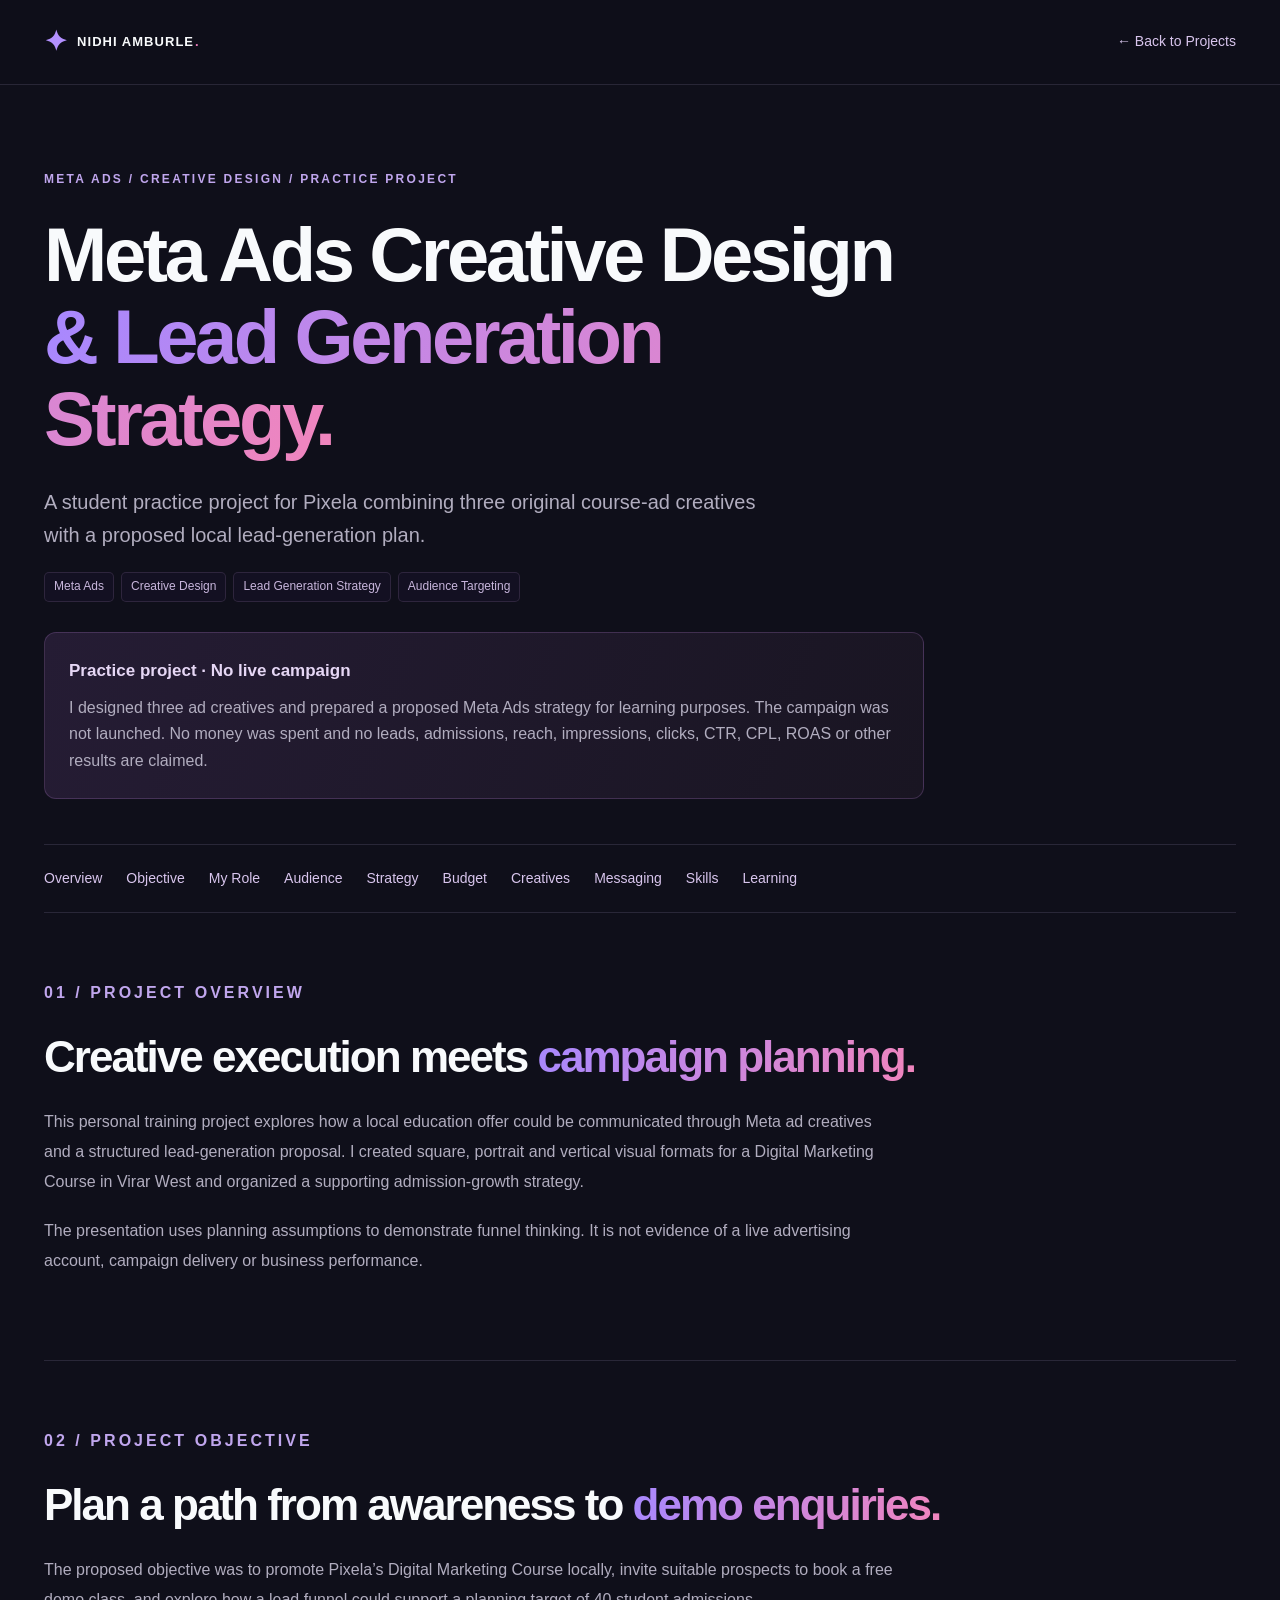
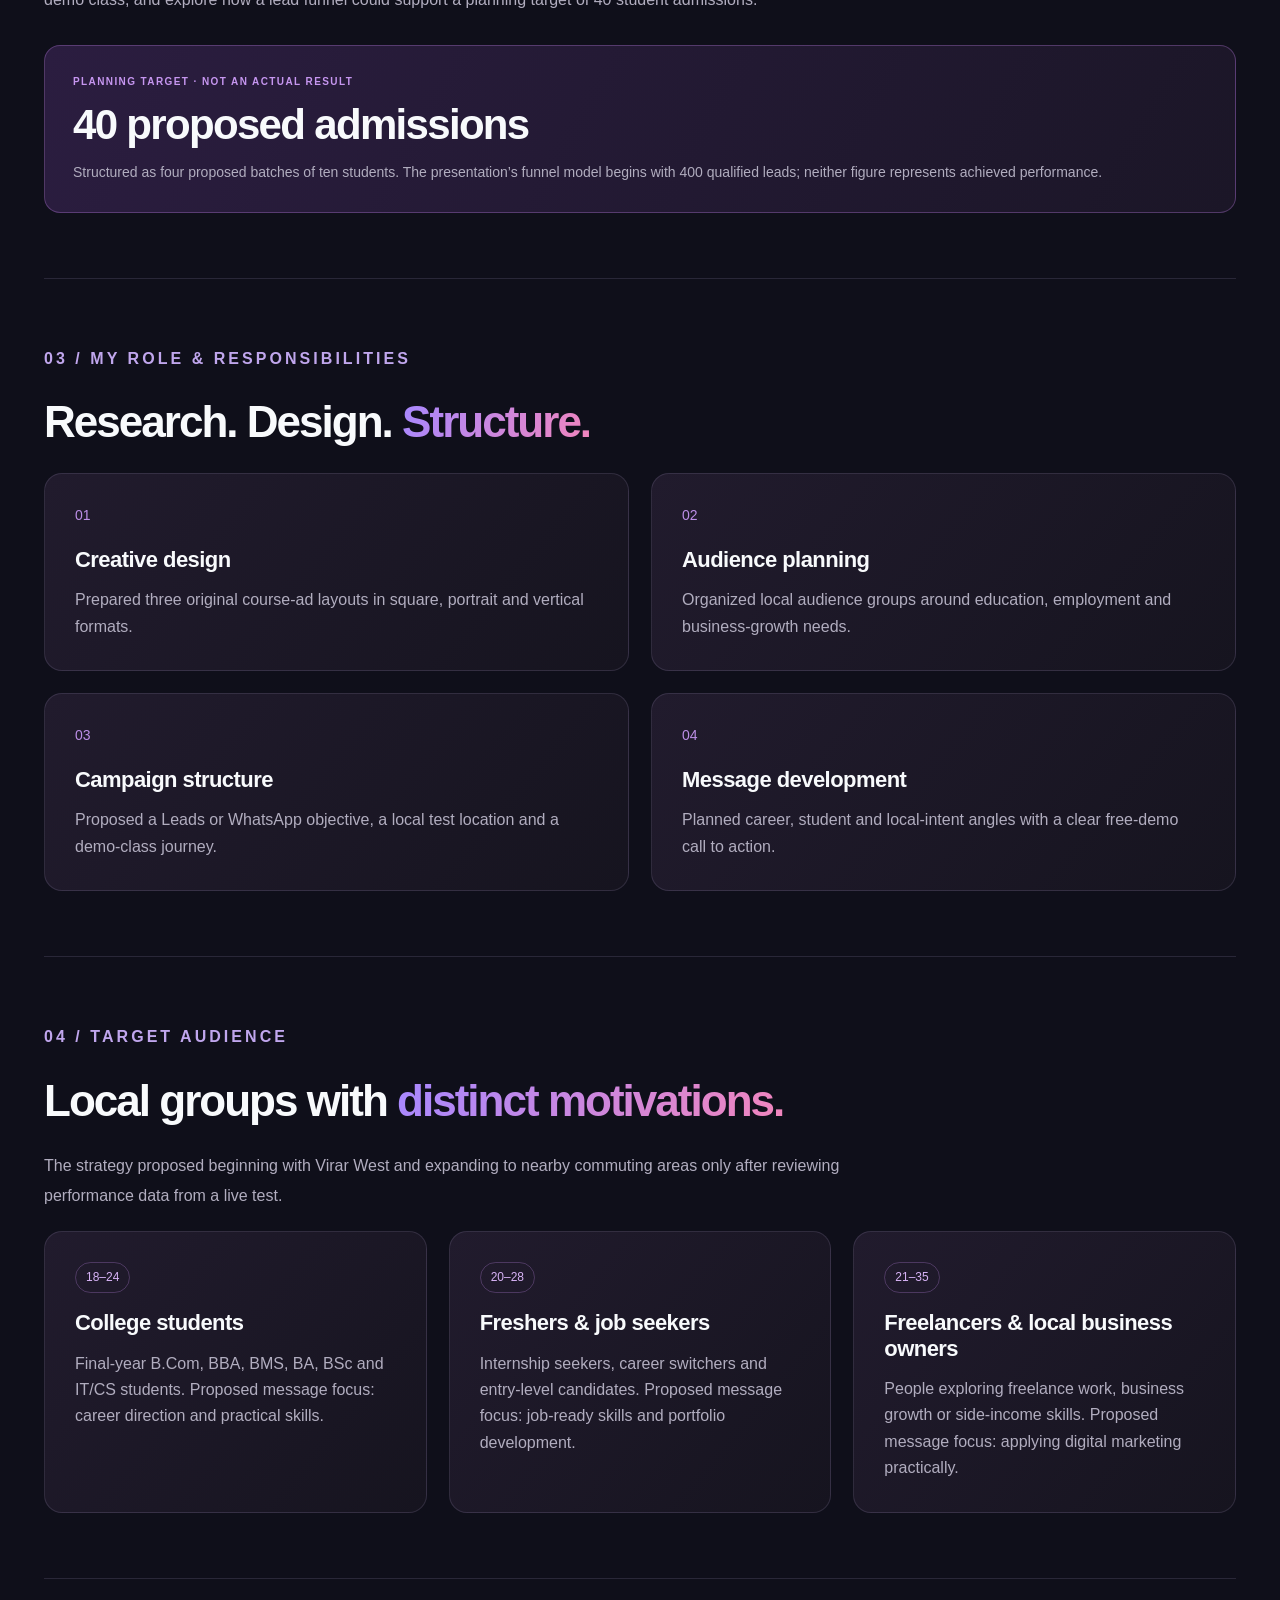
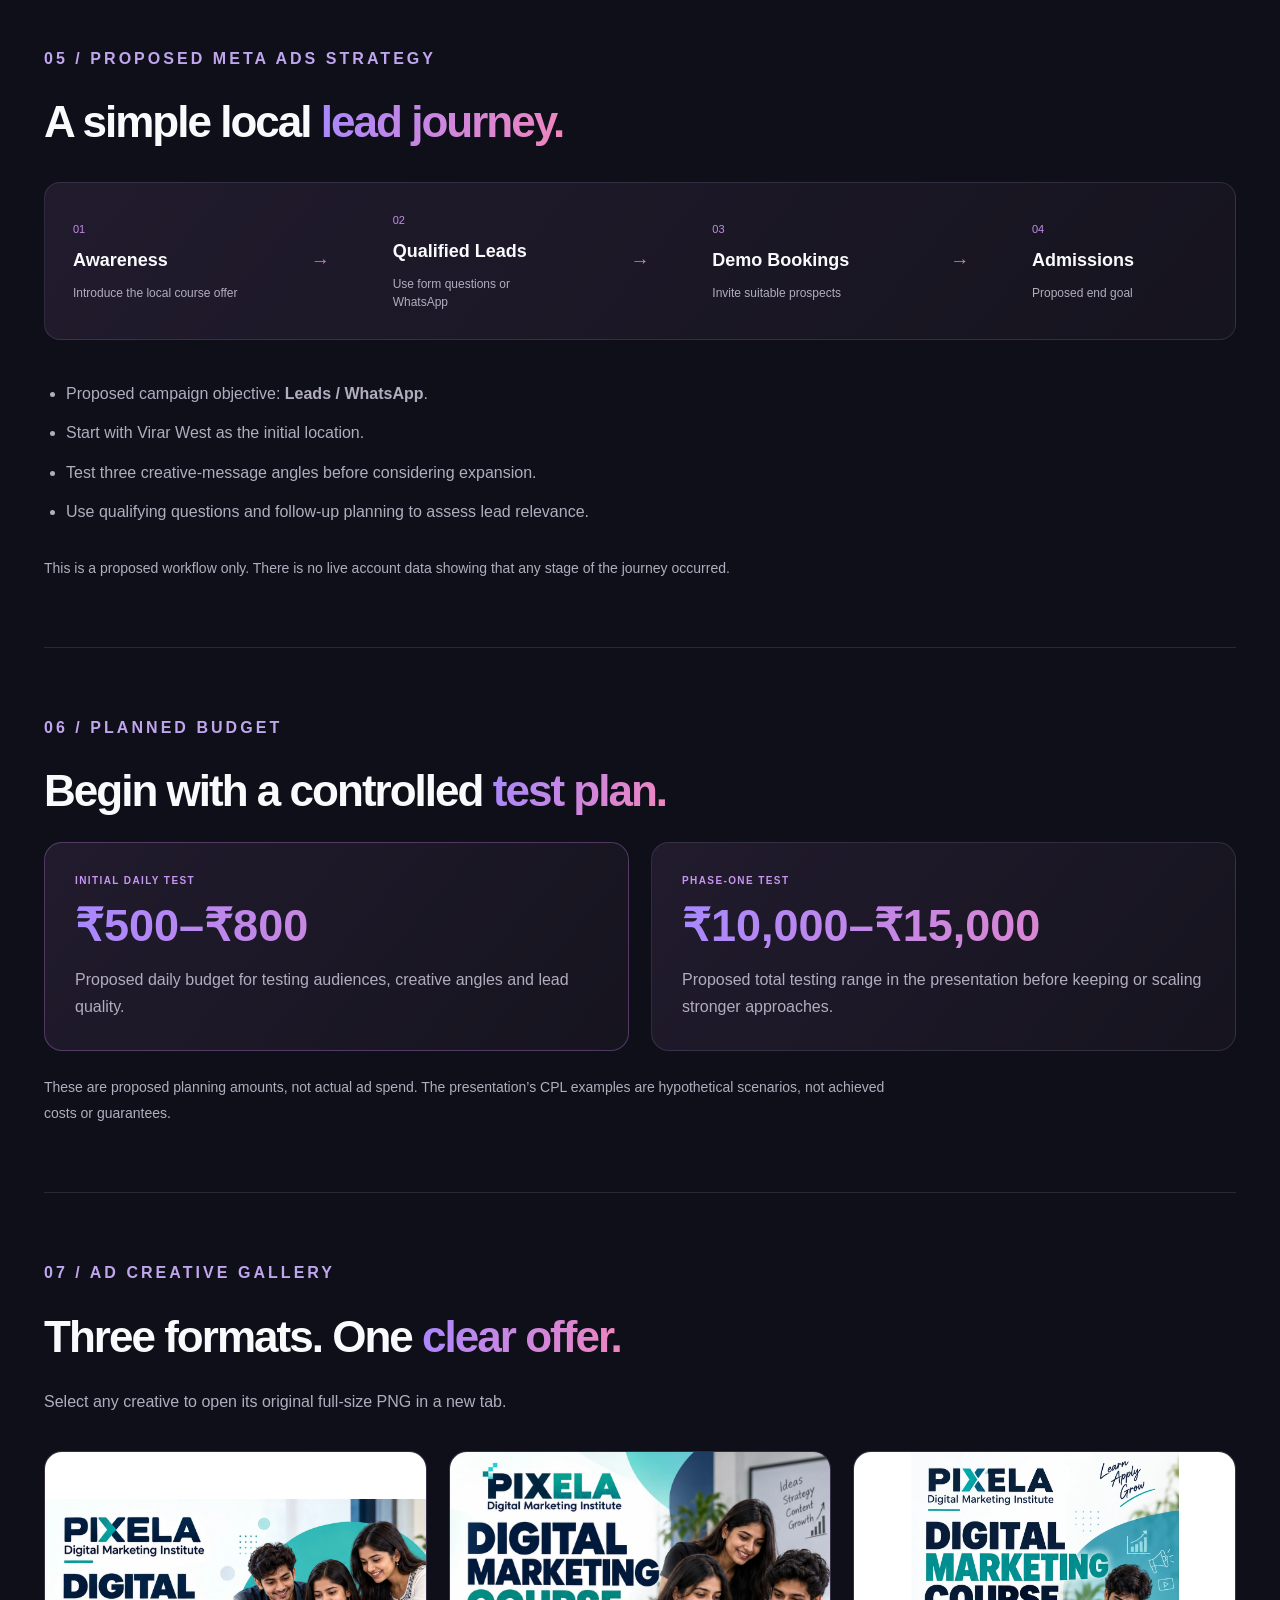
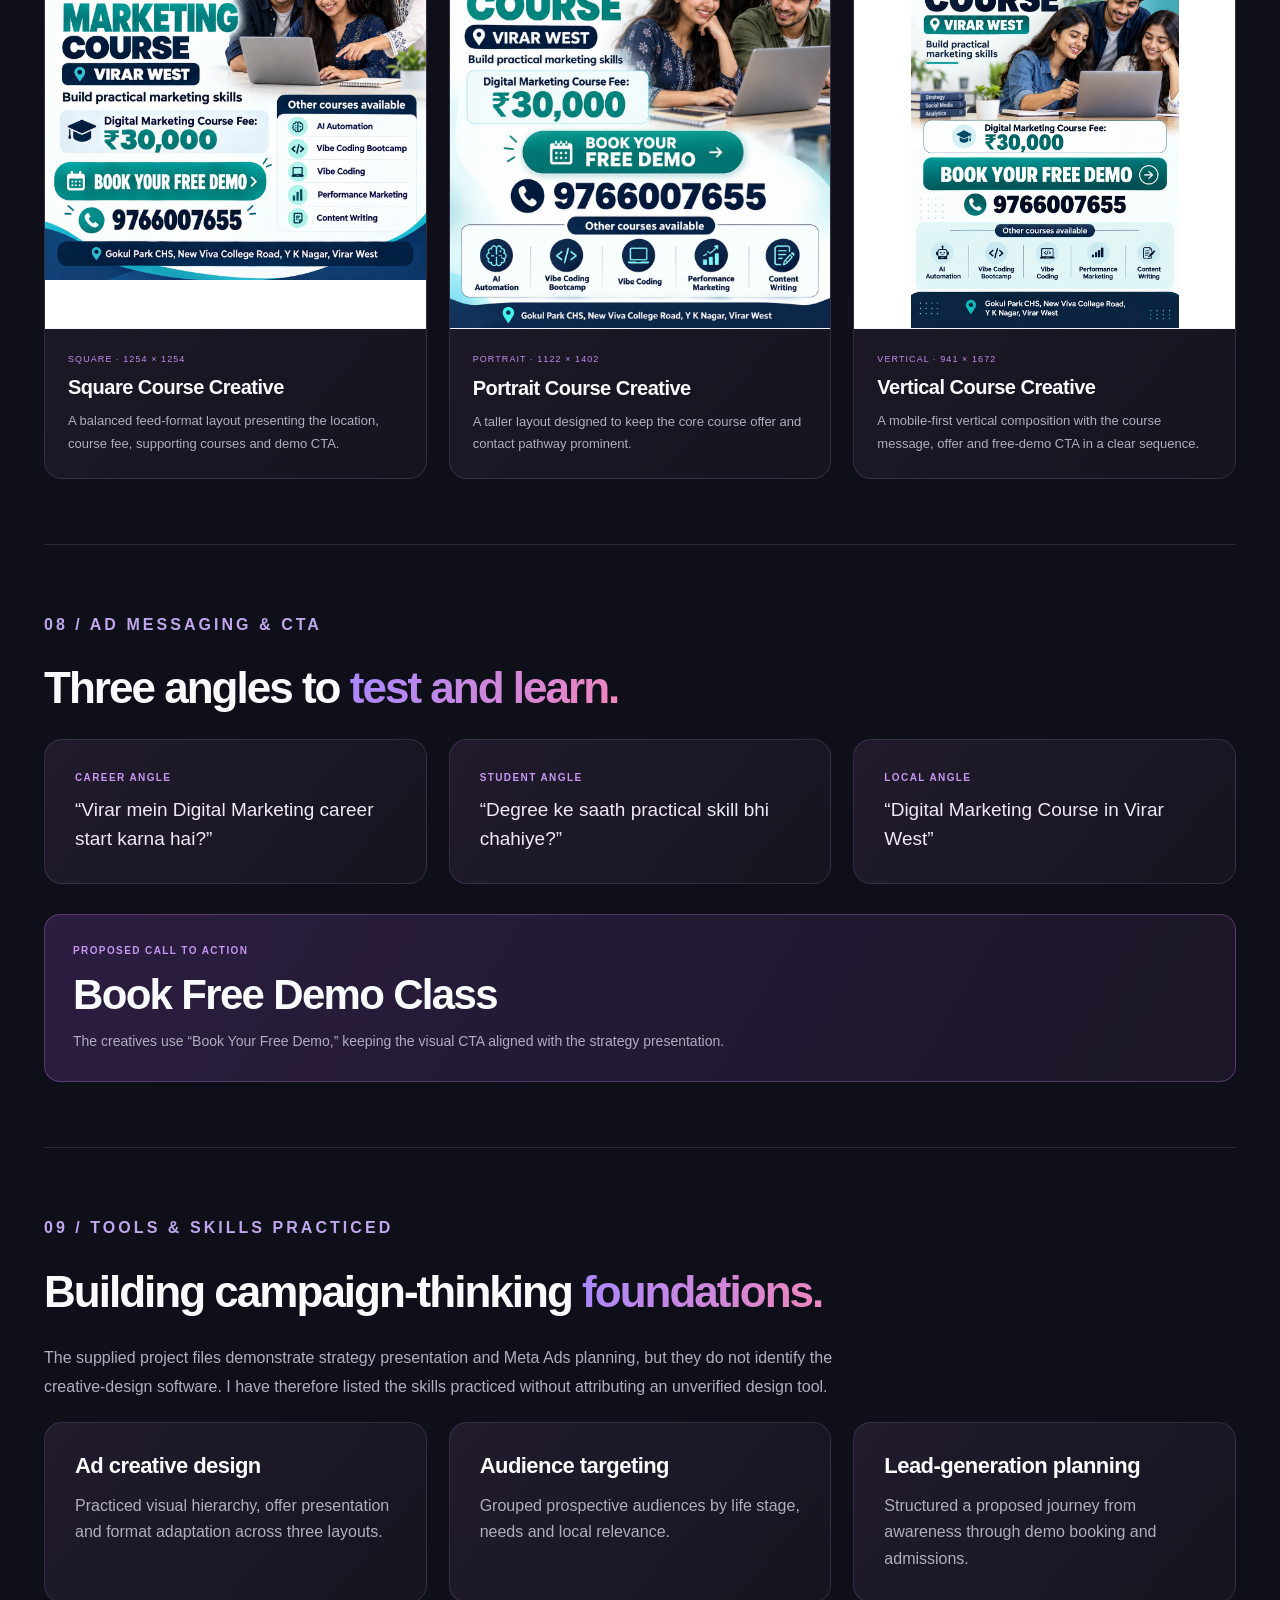
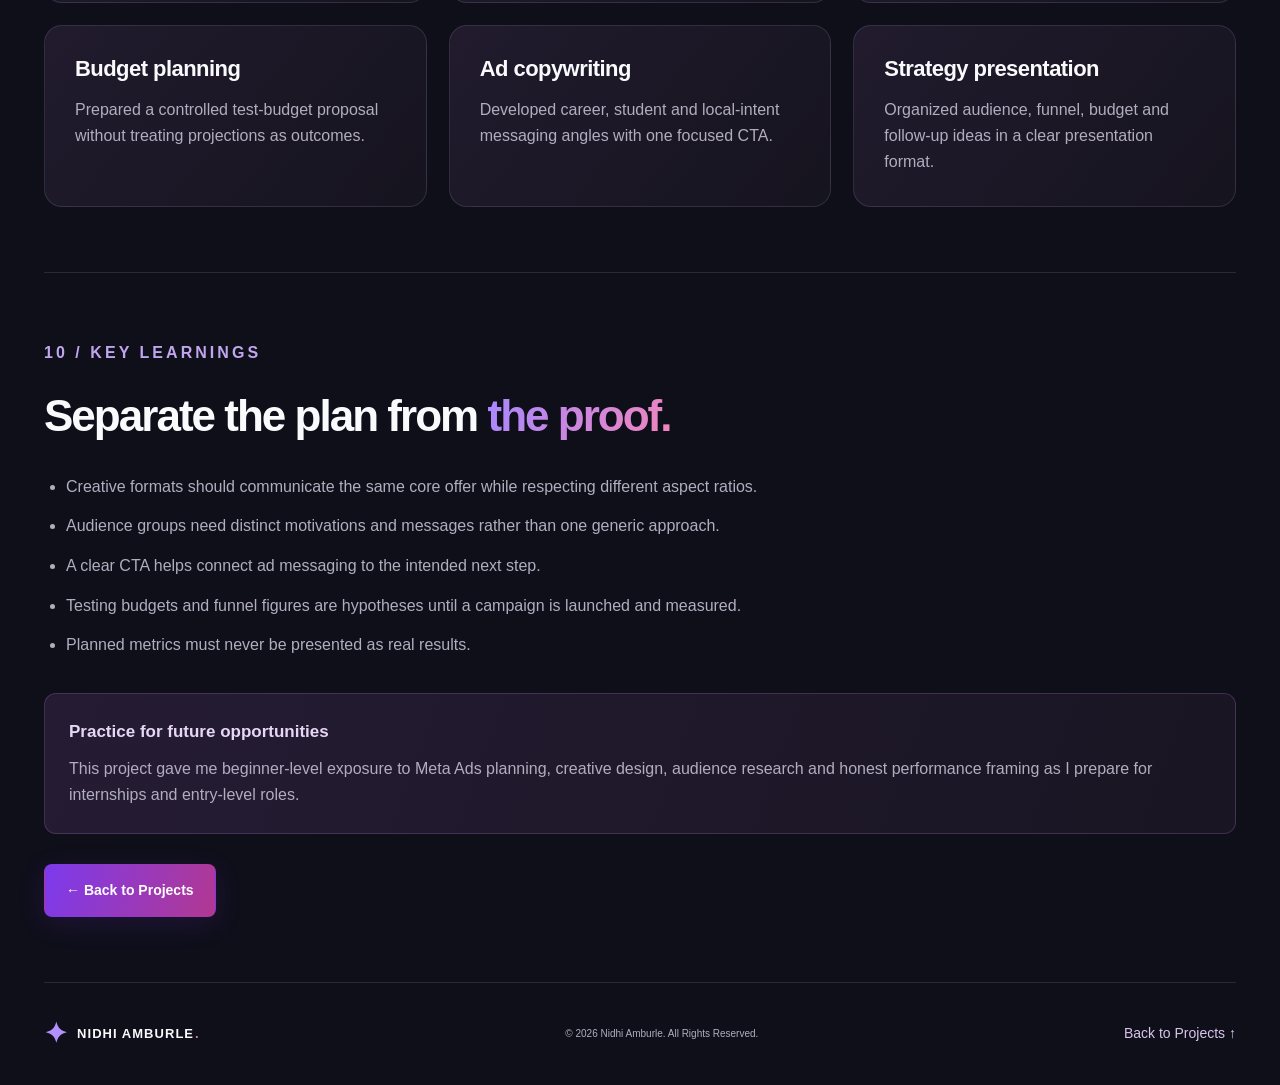
<file: pixela-meta-ads-case-study.html>
<!DOCTYPE html>
<html lang="en">
<head>
  <meta charset="UTF-8">
  <meta name="viewport" content="width=device-width, initial-scale=1">
  <meta name="theme-color" content="#0F0F1A">
  <title>Pixela Meta Ads Practice Case Study | Nidhi Vinod Amburle</title>
  <meta name="description" content="Nidhi Vinod Amburle's student practice case study featuring original Pixela Meta ad creatives and a proposed lead-generation strategy for Virar West.">
  <link rel="canonical" href="https://nidhiamburle31-svg.github.io/digital-marketing-portfolio/pixela-meta-ads-case-study.html">
  <meta property="og:type" content="article">
  <meta property="og:site_name" content="Nidhi Vinod Amburle Portfolio">
  <meta property="og:title" content="Pixela Meta Ads Practice Case Study | Nidhi Vinod Amburle">
  <meta property="og:description" content="A student practice case study featuring original Meta ad creatives and a proposed lead-generation strategy for Virar West.">
  <meta property="og:url" content="https://nidhiamburle31-svg.github.io/digital-marketing-portfolio/pixela-meta-ads-case-study.html">
  <meta property="og:image" content="https://nidhiamburle31-svg.github.io/digital-marketing-portfolio/assets/images/meta-ads/pixela/pixela-course-square.png">
  <meta property="og:image:width" content="1254">
  <meta property="og:image:height" content="1254">
  <meta property="og:image:alt" content="Pixela Digital Marketing Course practice ad creative">
  <meta name="twitter:card" content="summary_large_image">
  <meta name="twitter:title" content="Pixela Meta Ads Practice Case Study | Nidhi Vinod Amburle">
  <meta name="twitter:description" content="A student practice case study featuring original Meta ad creatives and a proposed lead-generation strategy for Virar West.">
  <meta name="twitter:image" content="https://nidhiamburle31-svg.github.io/digital-marketing-portfolio/assets/images/meta-ads/pixela/pixela-course-square.png">
  <meta name="twitter:image:alt" content="Pixela Digital Marketing Course practice ad creative">
  <link rel="icon" href="assets/images/favicon.svg" type="image/svg+xml">
  <link rel="stylesheet" href="style.css">
  <link rel="stylesheet" href="case-study.css">
  <link rel="stylesheet" href="pixela-meta-ads-case-study.css">
</head>
<body class="case-study-page pixela-case-study">
  <a class="skip-link" href="#case-main">Skip to case study</a>
  <header class="site-header"><nav class="nav container" aria-label="Case study navigation"><a class="brand" href="index.html#home" aria-label="Nidhi Amburle portfolio home"><span class="brand-mark" aria-hidden="true">✦</span> NIDHI AMBURLE<span class="brand-dot">.</span></a><a class="case-back" href="index.html#projects">← Back to Projects</a></nav></header>
  <main id="case-main" class="container">
    <section class="case-hero" aria-labelledby="case-title">
      <p class="eyebrow">META ADS / CREATIVE DESIGN / PRACTICE PROJECT</p>
      <h1 id="case-title">Meta Ads Creative Design<br><span class="gradient-text">&amp; Lead Generation Strategy.</span></h1>
      <p class="case-lead">A student practice project for Pixela combining three original course-ad creatives with a proposed local lead-generation plan.</p>
      <div class="tags"><span>Meta Ads</span><span>Creative Design</span><span>Lead Generation Strategy</span><span>Audience Targeting</span></div>
      <div class="case-context"><strong>Practice project · No live campaign</strong><p>I designed three ad creatives and prepared a proposed Meta Ads strategy for learning purposes. The campaign was not launched. No money was spent and no leads, admissions, reach, impressions, clicks, CTR, CPL, ROAS or other results are claimed.</p></div>
    </section>

    <nav class="case-index" aria-label="On this page"><a href="#overview">Overview</a><a href="#objective">Objective</a><a href="#role">My Role</a><a href="#audience">Audience</a><a href="#strategy">Strategy</a><a href="#budget">Budget</a><a href="#creatives">Creatives</a><a href="#messaging">Messaging</a><a href="#skills">Skills</a><a href="#learning">Learning</a></nav>

    <section id="overview" class="case-section" aria-labelledby="overview-title">
      <p class="eyebrow">01 / PROJECT OVERVIEW</p><h2 id="overview-title">Creative execution meets <span class="gradient-text">campaign planning.</span></h2>
      <p>This personal training project explores how a local education offer could be communicated through Meta ad creatives and a structured lead-generation proposal. I created square, portrait and vertical visual formats for a Digital Marketing Course in Virar West and organized a supporting admission-growth strategy.</p>
      <p>The presentation uses planning assumptions to demonstrate funnel thinking. It is not evidence of a live advertising account, campaign delivery or business performance.</p>
    </section>

    <section id="objective" class="case-section" aria-labelledby="objective-title">
      <p class="eyebrow">02 / PROJECT OBJECTIVE</p><h2 id="objective-title">Plan a path from awareness to <span class="gradient-text">demo enquiries.</span></h2>
      <p>The proposed objective was to promote Pixela’s Digital Marketing Course locally, invite suitable prospects to book a free demo class, and explore how a lead funnel could support a planning target of 40 student admissions.</p>
      <div class="planning-banner"><span>PLANNING TARGET · NOT AN ACTUAL RESULT</span><strong>40 proposed admissions</strong><p>Structured as four proposed batches of ten students. The presentation’s funnel model begins with 400 qualified leads; neither figure represents achieved performance.</p></div>
    </section>

    <section id="role" class="case-section" aria-labelledby="role-title">
      <p class="eyebrow">03 / MY ROLE &amp; RESPONSIBILITIES</p><h2 id="role-title">Research. Design. <span class="gradient-text">Structure.</span></h2>
      <div class="case-grid">
        <article class="case-panel"><span class="case-step">01</span><h3>Creative design</h3><p>Prepared three original course-ad layouts in square, portrait and vertical formats.</p></article>
        <article class="case-panel"><span class="case-step">02</span><h3>Audience planning</h3><p>Organized local audience groups around education, employment and business-growth needs.</p></article>
        <article class="case-panel"><span class="case-step">03</span><h3>Campaign structure</h3><p>Proposed a Leads or WhatsApp objective, a local test location and a demo-class journey.</p></article>
        <article class="case-panel"><span class="case-step">04</span><h3>Message development</h3><p>Planned career, student and local-intent angles with a clear free-demo call to action.</p></article>
      </div>
    </section>

    <section id="audience" class="case-section" aria-labelledby="audience-title">
      <p class="eyebrow">04 / TARGET AUDIENCE</p><h2 id="audience-title">Local groups with <span class="gradient-text">distinct motivations.</span></h2>
      <p>The strategy proposed beginning with Virar West and expanding to nearby commuting areas only after reviewing performance data from a live test.</p>
      <div class="audience-grid">
        <article class="case-panel"><span class="audience-age">18–24</span><h3>College students</h3><p>Final-year B.Com, BBA, BMS, BA, BSc and IT/CS students. Proposed message focus: career direction and practical skills.</p></article>
        <article class="case-panel"><span class="audience-age">20–28</span><h3>Freshers &amp; job seekers</h3><p>Internship seekers, career switchers and entry-level candidates. Proposed message focus: job-ready skills and portfolio development.</p></article>
        <article class="case-panel"><span class="audience-age">21–35</span><h3>Freelancers &amp; local business owners</h3><p>People exploring freelance work, business growth or side-income skills. Proposed message focus: applying digital marketing practically.</p></article>
      </div>
    </section>

    <section id="strategy" class="case-section" aria-labelledby="strategy-title">
      <p class="eyebrow">05 / PROPOSED META ADS STRATEGY</p><h2 id="strategy-title">A simple local <span class="gradient-text">lead journey.</span></h2>
      <div class="strategy-flow" aria-label="Proposed marketing journey"><div><span>01</span><strong>Awareness</strong><small>Introduce the local course offer</small></div><b aria-hidden="true">→</b><div><span>02</span><strong>Qualified Leads</strong><small>Use form questions or WhatsApp</small></div><b aria-hidden="true">→</b><div><span>03</span><strong>Demo Bookings</strong><small>Invite suitable prospects</small></div><b aria-hidden="true">→</b><div><span>04</span><strong>Admissions</strong><small>Proposed end goal</small></div></div>
      <ul><li>Proposed campaign objective: <strong>Leads / WhatsApp</strong>.</li><li>Start with Virar West as the initial location.</li><li>Test three creative-message angles before considering expansion.</li><li>Use qualifying questions and follow-up planning to assess lead relevance.</li></ul>
      <p class="case-note">This is a proposed workflow only. There is no live account data showing that any stage of the journey occurred.</p>
    </section>

    <section id="budget" class="case-section" aria-labelledby="budget-title">
      <p class="eyebrow">06 / PLANNED BUDGET</p><h2 id="budget-title">Begin with a controlled <span class="gradient-text">test plan.</span></h2>
      <div class="budget-grid"><article class="case-panel budget-primary"><span>INITIAL DAILY TEST</span><strong>₹500–₹800</strong><p>Proposed daily budget for testing audiences, creative angles and lead quality.</p></article><article class="case-panel"><span>PHASE-ONE TEST</span><strong>₹10,000–₹15,000</strong><p>Proposed total testing range in the presentation before keeping or scaling stronger approaches.</p></article></div>
      <p class="case-note">These are proposed planning amounts, not actual ad spend. The presentation’s CPL examples are hypothetical scenarios, not achieved costs or guarantees.</p>
    </section>

    <section id="creatives" class="case-section" aria-labelledby="creatives-title">
      <p class="eyebrow">07 / AD CREATIVE GALLERY</p><h2 id="creatives-title">Three formats. One <span class="gradient-text">clear offer.</span></h2><p>Select any creative to open its original full-size PNG in a new tab.</p>
      <div class="pixela-gallery">
        <article class="case-panel creative-card"><a href="assets/images/meta-ads/pixela/pixela-course-square.png" target="_blank" rel="noopener noreferrer" aria-label="Open full-size square Pixela course ad creative"><img src="assets/images/meta-ads/pixela/pixela-course-square.webp" width="1254" height="1254" loading="lazy" alt="Square Pixela Digital Marketing Course practice ad for Virar West with course fee and free demo CTA"></a><div><span>SQUARE · 1254 × 1254</span><h3>Square Course Creative</h3><p>A balanced feed-format layout presenting the location, course fee, supporting courses and demo CTA.</p></div></article>
        <article class="case-panel creative-card"><a href="assets/images/meta-ads/pixela/pixela-course-portrait.png" target="_blank" rel="noopener noreferrer" aria-label="Open full-size portrait Pixela course ad creative"><img src="assets/images/meta-ads/pixela/pixela-course-portrait.webp" width="1122" height="1402" loading="lazy" alt="Portrait Pixela Digital Marketing Course practice ad for Virar West with course fee and free demo CTA"></a><div><span>PORTRAIT · 1122 × 1402</span><h3>Portrait Course Creative</h3><p>A taller layout designed to keep the core course offer and contact pathway prominent.</p></div></article>
        <article class="case-panel creative-card"><a href="assets/images/meta-ads/pixela/pixela-course-vertical.png" target="_blank" rel="noopener noreferrer" aria-label="Open full-size vertical Pixela course ad creative"><img src="assets/images/meta-ads/pixela/pixela-course-vertical.webp" width="941" height="1672" loading="lazy" alt="Tall vertical Pixela Digital Marketing Course practice ad for Virar West with students, course fee and free demo CTA"></a><div><span>VERTICAL · 941 × 1672</span><h3>Vertical Course Creative</h3><p>A mobile-first vertical composition with the course message, offer and free-demo CTA in a clear sequence.</p></div></article>
      </div>
    </section>

    <section id="messaging" class="case-section" aria-labelledby="messaging-title">
      <p class="eyebrow">08 / AD MESSAGING &amp; CTA</p><h2 id="messaging-title">Three angles to <span class="gradient-text">test and learn.</span></h2>
      <div class="message-grid"><article class="case-panel"><span>CAREER ANGLE</span><blockquote>“Virar mein Digital Marketing career start karna hai?”</blockquote></article><article class="case-panel"><span>STUDENT ANGLE</span><blockquote>“Degree ke saath practical skill bhi chahiye?”</blockquote></article><article class="case-panel"><span>LOCAL ANGLE</span><blockquote>“Digital Marketing Course in Virar West”</blockquote></article></div>
      <div class="cta-panel"><span>PROPOSED CALL TO ACTION</span><strong>Book Free Demo Class</strong><p>The creatives use “Book Your Free Demo,” keeping the visual CTA aligned with the strategy presentation.</p></div>
    </section>

    <section id="skills" class="case-section" aria-labelledby="skills-title">
      <p class="eyebrow">09 / TOOLS &amp; SKILLS PRACTICED</p><h2 id="skills-title">Building campaign-thinking <span class="gradient-text">foundations.</span></h2>
      <p>The supplied project files demonstrate strategy presentation and Meta Ads planning, but they do not identify the creative-design software. I have therefore listed the skills practiced without attributing an unverified design tool.</p>
      <div class="case-grid skills-grid-case"><article class="case-panel"><h3>Ad creative design</h3><p>Practiced visual hierarchy, offer presentation and format adaptation across three layouts.</p></article><article class="case-panel"><h3>Audience targeting</h3><p>Grouped prospective audiences by life stage, needs and local relevance.</p></article><article class="case-panel"><h3>Lead-generation planning</h3><p>Structured a proposed journey from awareness through demo booking and admissions.</p></article><article class="case-panel"><h3>Budget planning</h3><p>Prepared a controlled test-budget proposal without treating projections as outcomes.</p></article><article class="case-panel"><h3>Ad copywriting</h3><p>Developed career, student and local-intent messaging angles with one focused CTA.</p></article><article class="case-panel"><h3>Strategy presentation</h3><p>Organized audience, funnel, budget and follow-up ideas in a clear presentation format.</p></article></div>
    </section>

    <section id="learning" class="case-section" aria-labelledby="learning-title">
      <p class="eyebrow">10 / KEY LEARNINGS</p><h2 id="learning-title">Separate the plan from <span class="gradient-text">the proof.</span></h2>
      <ul><li>Creative formats should communicate the same core offer while respecting different aspect ratios.</li><li>Audience groups need distinct motivations and messages rather than one generic approach.</li><li>A clear CTA helps connect ad messaging to the intended next step.</li><li>Testing budgets and funnel figures are hypotheses until a campaign is launched and measured.</li><li>Planned metrics must never be presented as real results.</li></ul>
      <div class="case-context"><strong>Practice for future opportunities</strong><p>This project gave me beginner-level exposure to Meta Ads planning, creative design, audience research and honest performance framing as I prepare for internships and entry-level roles.</p></div>
      <a class="button primary case-return" href="index.html#projects">← Back to Projects</a>
    </section>
  </main>
  <footer class="footer container"><a class="brand" href="index.html#home"><span class="brand-mark" aria-hidden="true">✦</span> NIDHI AMBURLE<span class="brand-dot">.</span></a><p>© 2026 Nidhi Amburle. All Rights Reserved.</p><a class="case-back" href="index.html#projects">Back to Projects ↑</a></footer>
</body>
</html>
</file>
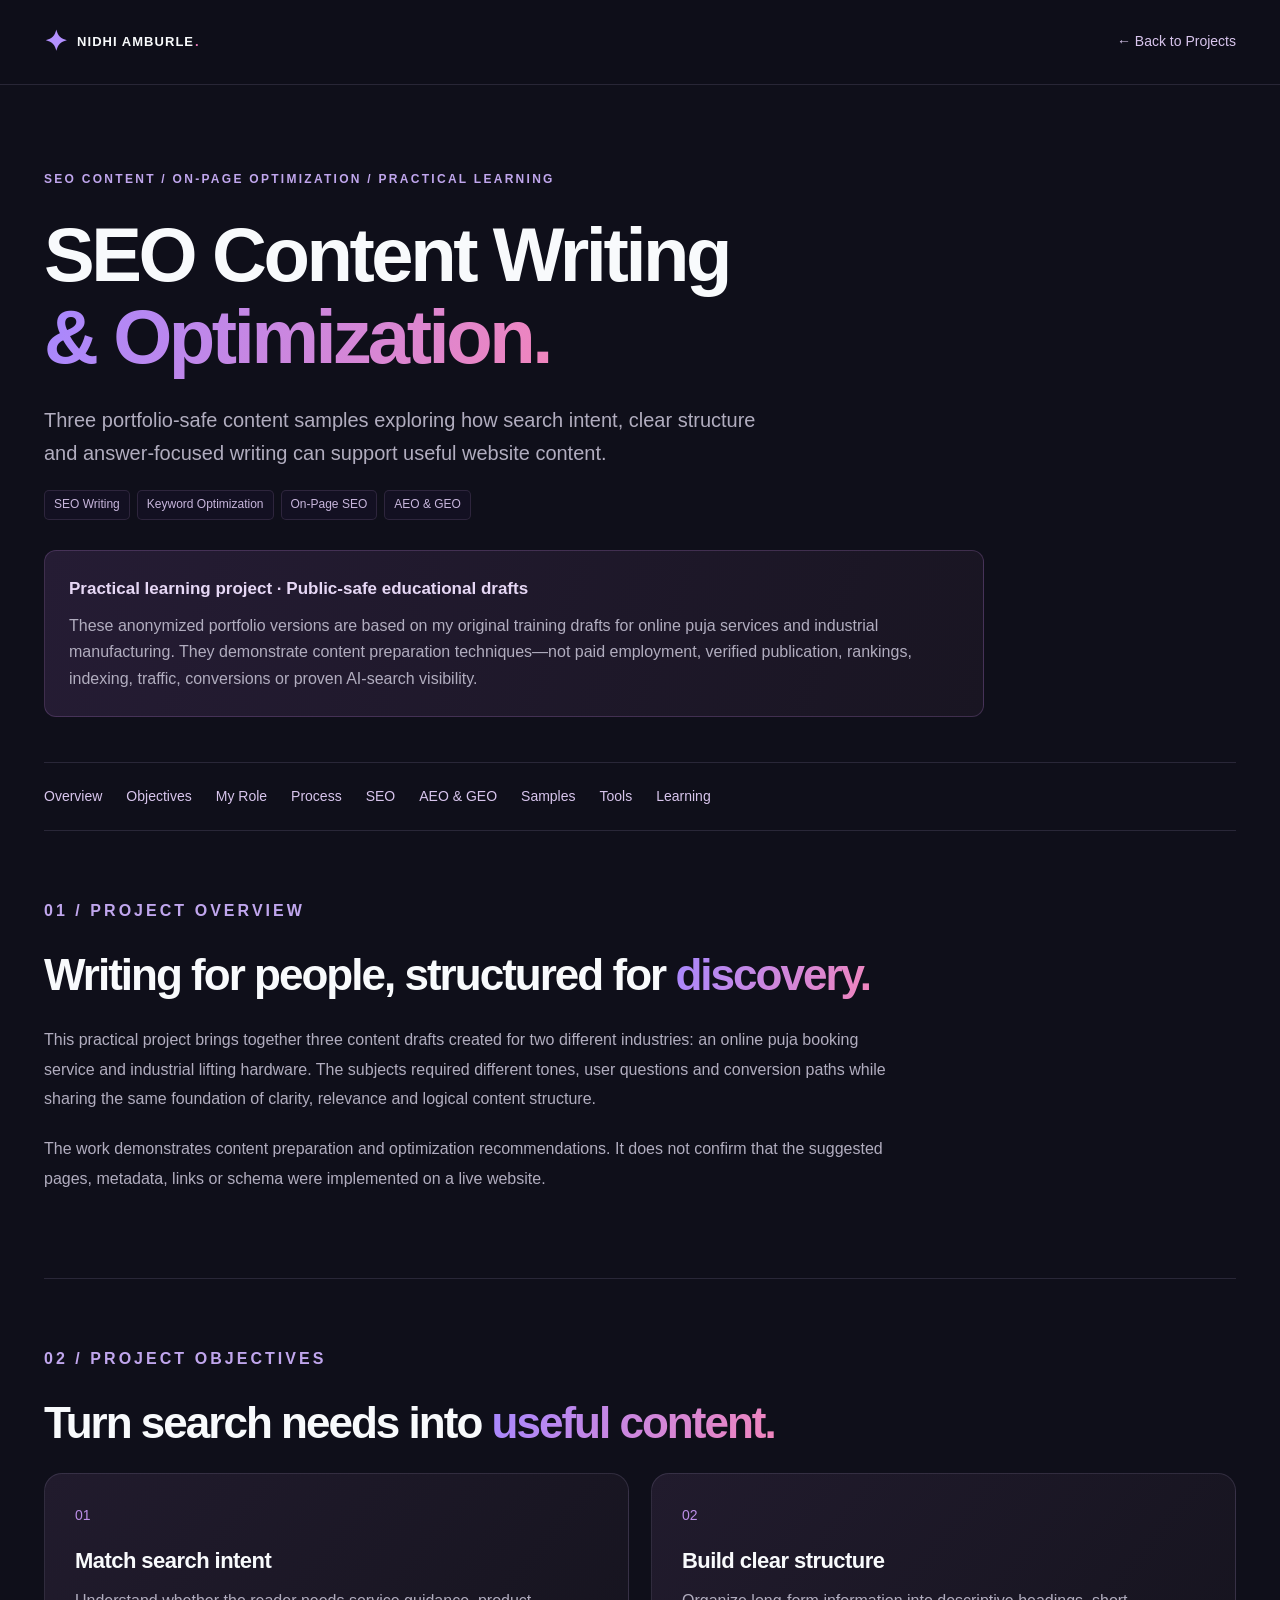
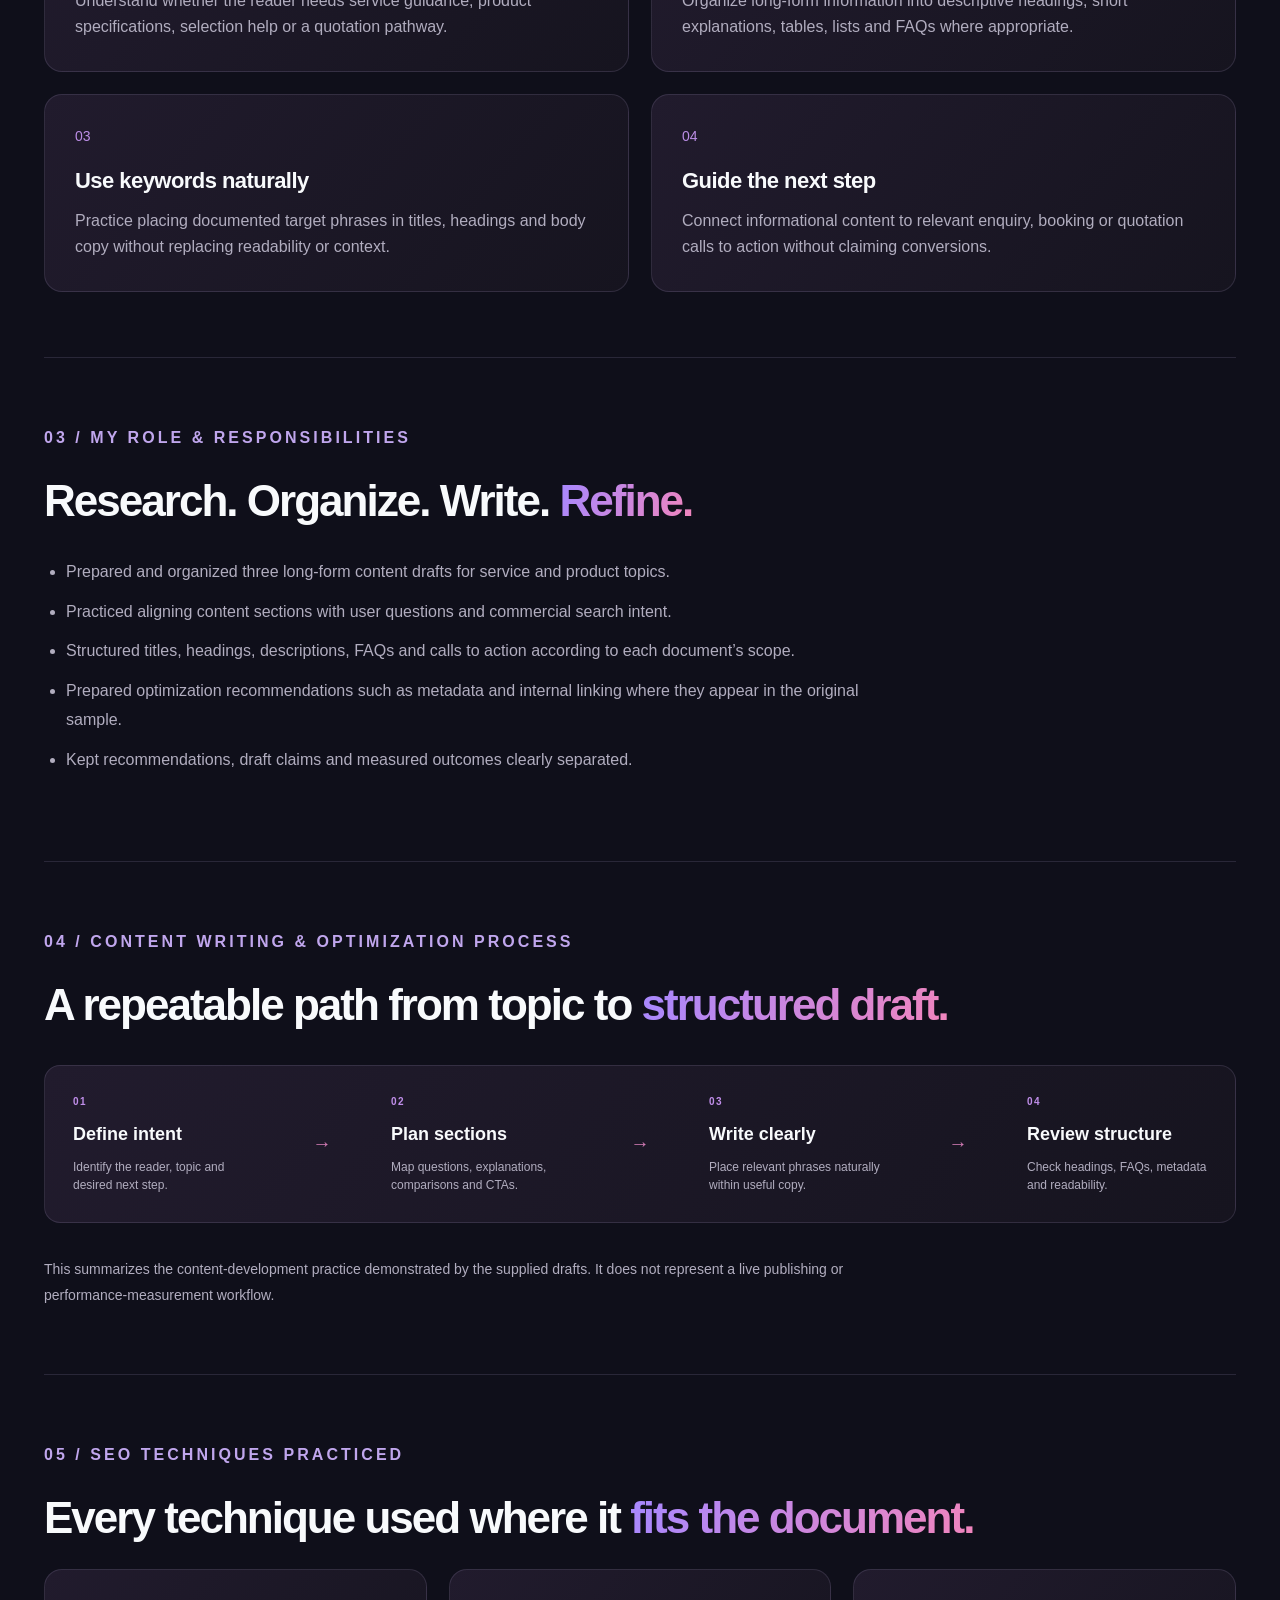
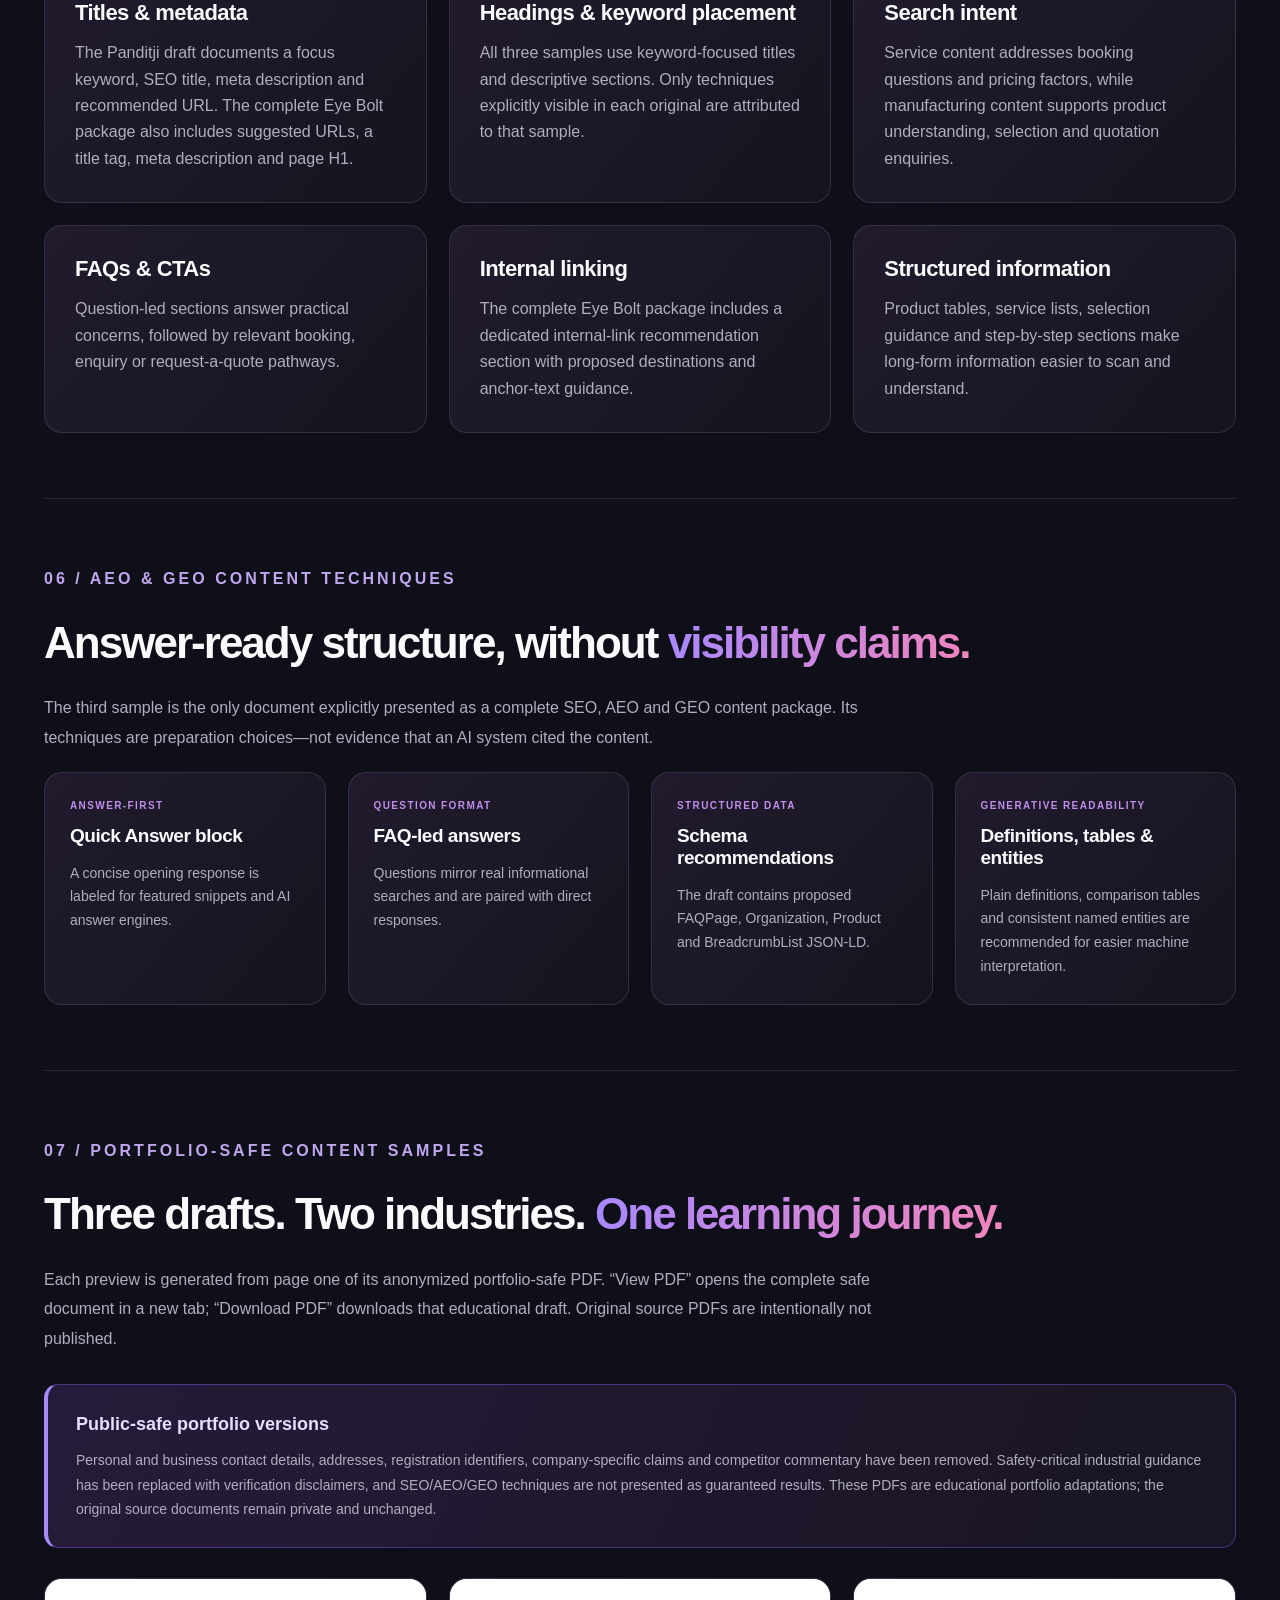
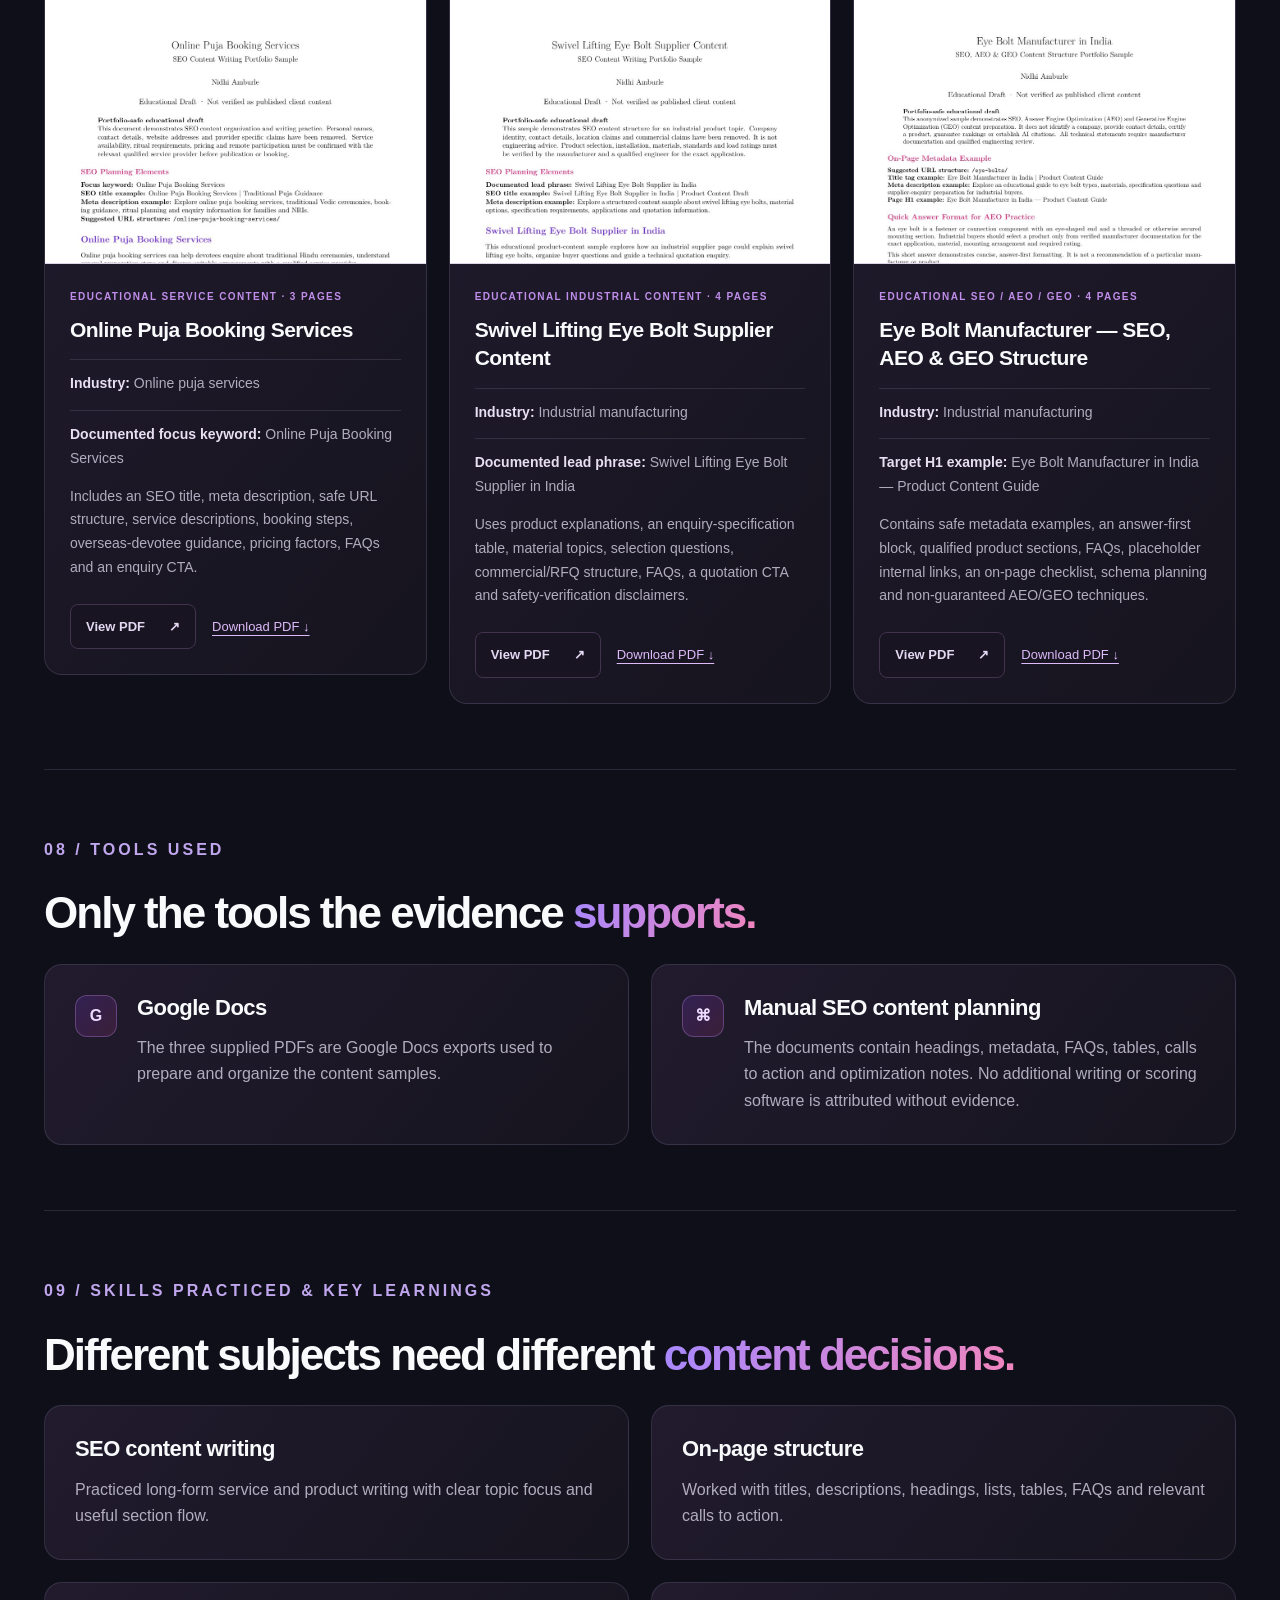
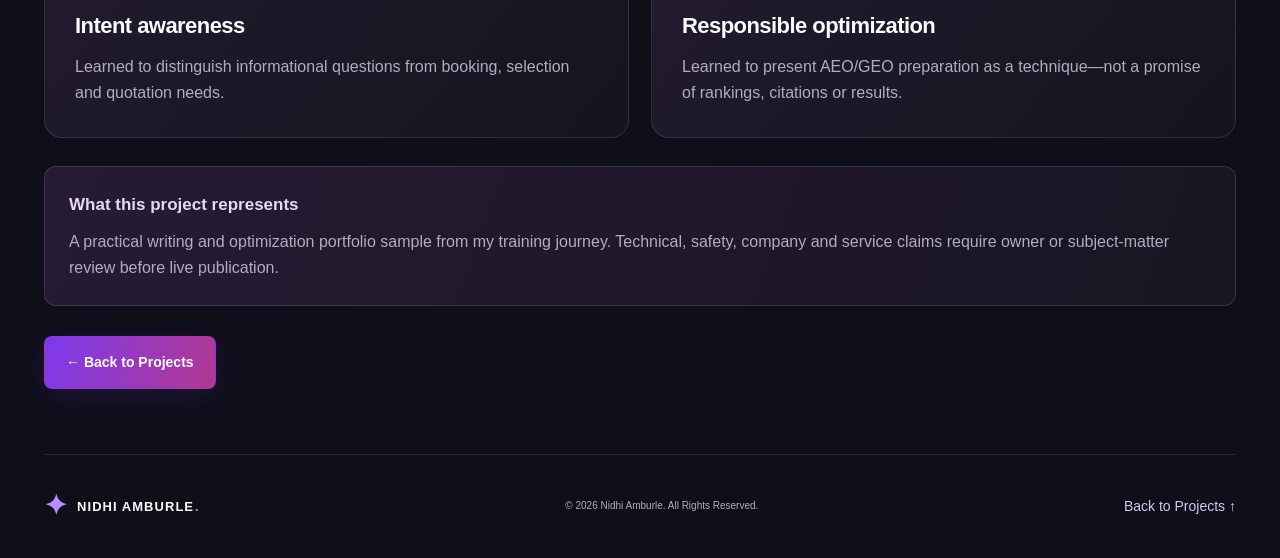
<file: seo-content-writing-case-study.html>
<!DOCTYPE html>
<html lang="en">
<head>
  <meta charset="UTF-8">
  <meta name="viewport" content="width=device-width, initial-scale=1">
  <meta name="theme-color" content="#0F0F1A">
  <title>SEO Content Writing Case Study | Nidhi Vinod Amburle</title>
  <meta name="description" content="Nidhi Vinod Amburle's practical SEO content writing case study featuring three public-safe samples for online puja services and industrial manufacturing.">
  <link rel="canonical" href="https://nidhiamburle31-svg.github.io/digital-marketing-portfolio/seo-content-writing-case-study.html">
  <meta property="og:type" content="article">
  <meta property="og:site_name" content="Nidhi Vinod Amburle Portfolio">
  <meta property="og:title" content="SEO Content Writing Case Study | Nidhi Vinod Amburle">
  <meta property="og:description" content="A practical SEO content writing case study featuring three public-safe samples for online puja services and industrial manufacturing.">
  <meta property="og:url" content="https://nidhiamburle31-svg.github.io/digital-marketing-portfolio/seo-content-writing-case-study.html">
  <meta property="og:image" content="https://nidhiamburle31-svg.github.io/digital-marketing-portfolio/assets/images/seo-content/online-puja-safe-preview.jpg">
  <meta property="og:image:width" content="928">
  <meta property="og:image:height" content="1200">
  <meta property="og:image:alt" content="Public-safe SEO content writing sample preview">
  <meta name="twitter:card" content="summary_large_image">
  <meta name="twitter:title" content="SEO Content Writing Case Study | Nidhi Vinod Amburle">
  <meta name="twitter:description" content="A practical SEO content writing case study featuring three public-safe samples for online puja services and industrial manufacturing.">
  <meta name="twitter:image" content="https://nidhiamburle31-svg.github.io/digital-marketing-portfolio/assets/images/seo-content/online-puja-safe-preview.jpg">
  <meta name="twitter:image:alt" content="Public-safe SEO content writing sample preview">
  <link rel="icon" href="assets/images/favicon.svg" type="image/svg+xml">
  <link rel="stylesheet" href="style.css">
  <link rel="stylesheet" href="case-study.css">
  <link rel="stylesheet" href="seo-content-writing-case-study.css">
</head>
<body class="case-study-page seo-content-case-study">
  <a class="skip-link" href="#case-main">Skip to case study</a>
  <header class="site-header"><nav class="nav container" aria-label="Case study navigation"><a class="brand" href="index.html#home" aria-label="Nidhi Amburle portfolio home"><span class="brand-mark" aria-hidden="true">✦</span> NIDHI AMBURLE<span class="brand-dot">.</span></a><a class="case-back" href="index.html#projects">← Back to Projects</a></nav></header>

  <main id="case-main" class="container">
    <section class="case-hero" aria-labelledby="case-title">
      <p class="eyebrow">SEO CONTENT / ON-PAGE OPTIMIZATION / PRACTICAL LEARNING</p>
      <h1 id="case-title">SEO Content Writing<br><span class="gradient-text">&amp; Optimization.</span></h1>
      <p class="case-lead">Three portfolio-safe content samples exploring how search intent, clear structure and answer-focused writing can support useful website content.</p>
      <div class="tags"><span>SEO Writing</span><span>Keyword Optimization</span><span>On-Page SEO</span><span>AEO &amp; GEO</span></div>
      <div class="case-context"><strong>Practical learning project · Public-safe educational drafts</strong><p>These anonymized portfolio versions are based on my original training drafts for online puja services and industrial manufacturing. They demonstrate content preparation techniques—not paid employment, verified publication, rankings, indexing, traffic, conversions or proven AI-search visibility.</p></div>
    </section>

    <nav class="case-index" aria-label="On this page"><a href="#overview">Overview</a><a href="#objectives">Objectives</a><a href="#role">My Role</a><a href="#process">Process</a><a href="#seo-techniques">SEO</a><a href="#aeo-geo">AEO &amp; GEO</a><a href="#samples">Samples</a><a href="#tools">Tools</a><a href="#learning">Learning</a></nav>

    <section id="overview" class="case-section" aria-labelledby="overview-title">
      <p class="eyebrow">01 / PROJECT OVERVIEW</p><h2 id="overview-title">Writing for people, structured for <span class="gradient-text">discovery.</span></h2>
      <p>This practical project brings together three content drafts created for two different industries: an online puja booking service and industrial lifting hardware. The subjects required different tones, user questions and conversion paths while sharing the same foundation of clarity, relevance and logical content structure.</p>
      <p>The work demonstrates content preparation and optimization recommendations. It does not confirm that the suggested pages, metadata, links or schema were implemented on a live website.</p>
    </section>

    <section id="objectives" class="case-section" aria-labelledby="objectives-title">
      <p class="eyebrow">02 / PROJECT OBJECTIVES</p><h2 id="objectives-title">Turn search needs into <span class="gradient-text">useful content.</span></h2>
      <div class="case-grid">
        <article class="case-panel"><span class="case-step">01</span><h3>Match search intent</h3><p>Understand whether the reader needs service guidance, product specifications, selection help or a quotation pathway.</p></article>
        <article class="case-panel"><span class="case-step">02</span><h3>Build clear structure</h3><p>Organize long-form information into descriptive headings, short explanations, tables, lists and FAQs where appropriate.</p></article>
        <article class="case-panel"><span class="case-step">03</span><h3>Use keywords naturally</h3><p>Practice placing documented target phrases in titles, headings and body copy without replacing readability or context.</p></article>
        <article class="case-panel"><span class="case-step">04</span><h3>Guide the next step</h3><p>Connect informational content to relevant enquiry, booking or quotation calls to action without claiming conversions.</p></article>
      </div>
    </section>

    <section id="role" class="case-section" aria-labelledby="role-title">
      <p class="eyebrow">03 / MY ROLE &amp; RESPONSIBILITIES</p><h2 id="role-title">Research. Organize. Write. <span class="gradient-text">Refine.</span></h2>
      <ul><li>Prepared and organized three long-form content drafts for service and product topics.</li><li>Practiced aligning content sections with user questions and commercial search intent.</li><li>Structured titles, headings, descriptions, FAQs and calls to action according to each document’s scope.</li><li>Prepared optimization recommendations such as metadata and internal linking where they appear in the original sample.</li><li>Kept recommendations, draft claims and measured outcomes clearly separated.</li></ul>
    </section>

    <section id="process" class="case-section" aria-labelledby="process-title">
      <p class="eyebrow">04 / CONTENT WRITING &amp; OPTIMIZATION PROCESS</p><h2 id="process-title">A repeatable path from topic to <span class="gradient-text">structured draft.</span></h2>
      <div class="process-flow" aria-label="Content preparation process">
        <div><span>01</span><strong>Define intent</strong><small>Identify the reader, topic and desired next step.</small></div><b aria-hidden="true">→</b>
        <div><span>02</span><strong>Plan sections</strong><small>Map questions, explanations, comparisons and CTAs.</small></div><b aria-hidden="true">→</b>
        <div><span>03</span><strong>Write clearly</strong><small>Place relevant phrases naturally within useful copy.</small></div><b aria-hidden="true">→</b>
        <div><span>04</span><strong>Review structure</strong><small>Check headings, FAQs, metadata and readability.</small></div>
      </div>
      <p class="case-note">This summarizes the content-development practice demonstrated by the supplied drafts. It does not represent a live publishing or performance-measurement workflow.</p>
    </section>

    <section id="seo-techniques" class="case-section" aria-labelledby="seo-title">
      <p class="eyebrow">05 / SEO TECHNIQUES PRACTICED</p><h2 id="seo-title">Every technique used where it <span class="gradient-text">fits the document.</span></h2>
      <div class="technique-grid">
        <article class="case-panel"><h3>Titles &amp; metadata</h3><p>The Panditji draft documents a focus keyword, SEO title, meta description and recommended URL. The complete Eye Bolt package also includes suggested URLs, a title tag, meta description and page H1.</p></article>
        <article class="case-panel"><h3>Headings &amp; keyword placement</h3><p>All three samples use keyword-focused titles and descriptive sections. Only techniques explicitly visible in each original are attributed to that sample.</p></article>
        <article class="case-panel"><h3>Search intent</h3><p>Service content addresses booking questions and pricing factors, while manufacturing content supports product understanding, selection and quotation enquiries.</p></article>
        <article class="case-panel"><h3>FAQs &amp; CTAs</h3><p>Question-led sections answer practical concerns, followed by relevant booking, enquiry or request-a-quote pathways.</p></article>
        <article class="case-panel"><h3>Internal linking</h3><p>The complete Eye Bolt package includes a dedicated internal-link recommendation section with proposed destinations and anchor-text guidance.</p></article>
        <article class="case-panel"><h3>Structured information</h3><p>Product tables, service lists, selection guidance and step-by-step sections make long-form information easier to scan and understand.</p></article>
      </div>
    </section>

    <section id="aeo-geo" class="case-section" aria-labelledby="aeo-title">
      <p class="eyebrow">06 / AEO &amp; GEO CONTENT TECHNIQUES</p><h2 id="aeo-title">Answer-ready structure, without <span class="gradient-text">visibility claims.</span></h2>
      <p>The third sample is the only document explicitly presented as a complete SEO, AEO and GEO content package. Its techniques are preparation choices—not evidence that an AI system cited the content.</p>
      <div class="aeo-grid">
        <article class="case-panel"><span>ANSWER-FIRST</span><h3>Quick Answer block</h3><p>A concise opening response is labeled for featured snippets and AI answer engines.</p></article>
        <article class="case-panel"><span>QUESTION FORMAT</span><h3>FAQ-led answers</h3><p>Questions mirror real informational searches and are paired with direct responses.</p></article>
        <article class="case-panel"><span>STRUCTURED DATA</span><h3>Schema recommendations</h3><p>The draft contains proposed FAQPage, Organization, Product and BreadcrumbList JSON-LD.</p></article>
        <article class="case-panel"><span>GENERATIVE READABILITY</span><h3>Definitions, tables &amp; entities</h3><p>Plain definitions, comparison tables and consistent named entities are recommended for easier machine interpretation.</p></article>
      </div>
    </section>

    <section id="samples" class="case-section" aria-labelledby="samples-title">
      <p class="eyebrow">07 / PORTFOLIO-SAFE CONTENT SAMPLES</p><h2 id="samples-title">Three drafts. Two industries. <span class="gradient-text">One learning journey.</span></h2>
      <p>Each preview is generated from page one of its anonymized portfolio-safe PDF. “View PDF” opens the complete safe document in a new tab; “Download PDF” downloads that educational draft. Original source PDFs are intentionally not published.</p>

      <div class="review-alert safe-status" role="note"><strong>Public-safe portfolio versions</strong><p>Personal and business contact details, addresses, registration identifiers, company-specific claims and competitor commentary have been removed. Safety-critical industrial guidance has been replaced with verification disclaimers, and SEO/AEO/GEO techniques are not presented as guaranteed results. These PDFs are educational portfolio adaptations; the original source documents remain private and unchanged.</p></div>

      <div class="sample-grid">
        <article class="case-panel sample-card">
          <a class="sample-preview" href="assets/documents/seo-content/online-puja-booking-portfolio-sample.pdf" target="_blank" rel="noopener noreferrer" aria-label="Open portfolio-safe Online Puja Booking Content PDF"><img src="assets/images/seo-content/online-puja-safe-preview.jpg" width="928" height="1200" loading="lazy" alt="First-page preview of the portfolio-safe Online Puja Booking SEO content sample"></a>
          <div class="sample-body"><span class="sample-type">EDUCATIONAL SERVICE CONTENT · 3 PAGES</span><h3>Online Puja Booking Services</h3><p class="sample-meta"><strong>Industry:</strong> Online puja services</p><p class="sample-meta"><strong>Documented focus keyword:</strong> Online Puja Booking Services</p><p>Includes an SEO title, meta description, safe URL structure, service descriptions, booking steps, overseas-devotee guidance, pricing factors, FAQs and an enquiry CTA.</p><div class="sample-actions"><a class="button secondary" href="assets/documents/seo-content/online-puja-booking-portfolio-sample.pdf" target="_blank" rel="noopener noreferrer">View PDF <span aria-hidden="true">↗</span></a><a class="text-download" href="assets/documents/seo-content/online-puja-booking-portfolio-sample.pdf" download="Online-Puja-Booking-Portfolio-Sample.pdf">Download PDF ↓</a></div></div>
        </article>

        <article class="case-panel sample-card">
          <a class="sample-preview" href="assets/documents/seo-content/swivel-eye-bolt-portfolio-sample.pdf" target="_blank" rel="noopener noreferrer" aria-label="Open portfolio-safe Swivel Lifting Eye Bolt Content PDF"><img src="assets/images/seo-content/swivel-eye-bolt-safe-preview.jpg" width="928" height="1200" loading="lazy" alt="First-page preview of the portfolio-safe Swivel Lifting Eye Bolt SEO content sample"></a>
          <div class="sample-body"><span class="sample-type">EDUCATIONAL INDUSTRIAL CONTENT · 4 PAGES</span><h3>Swivel Lifting Eye Bolt Supplier Content</h3><p class="sample-meta"><strong>Industry:</strong> Industrial manufacturing</p><p class="sample-meta"><strong>Documented lead phrase:</strong> Swivel Lifting Eye Bolt Supplier in India</p><p>Uses product explanations, an enquiry-specification table, material topics, selection questions, commercial/RFQ structure, FAQs, a quotation CTA and safety-verification disclaimers.</p><div class="sample-actions"><a class="button secondary" href="assets/documents/seo-content/swivel-eye-bolt-portfolio-sample.pdf" target="_blank" rel="noopener noreferrer">View PDF <span aria-hidden="true">↗</span></a><a class="text-download" href="assets/documents/seo-content/swivel-eye-bolt-portfolio-sample.pdf" download="Swivel-Eye-Bolt-Portfolio-Sample.pdf">Download PDF ↓</a></div></div>
        </article>

        <article class="case-panel sample-card">
          <a class="sample-preview" href="assets/documents/seo-content/eye-bolt-seo-aeo-geo-portfolio-sample.pdf" target="_blank" rel="noopener noreferrer" aria-label="Open portfolio-safe Eye Bolt SEO AEO and GEO Content PDF"><img src="assets/images/seo-content/eye-bolt-package-safe-preview.jpg" width="928" height="1200" loading="lazy" alt="First-page preview of the portfolio-safe Eye Bolt SEO, AEO and GEO content package"></a>
          <div class="sample-body"><span class="sample-type">EDUCATIONAL SEO / AEO / GEO · 4 PAGES</span><h3>Eye Bolt Manufacturer — SEO, AEO &amp; GEO Structure</h3><p class="sample-meta"><strong>Industry:</strong> Industrial manufacturing</p><p class="sample-meta"><strong>Target H1 example:</strong> Eye Bolt Manufacturer in India — Product Content Guide</p><p>Contains safe metadata examples, an answer-first block, qualified product sections, FAQs, placeholder internal links, an on-page checklist, schema planning and non-guaranteed AEO/GEO techniques.</p><div class="sample-actions"><a class="button secondary" href="assets/documents/seo-content/eye-bolt-seo-aeo-geo-portfolio-sample.pdf" target="_blank" rel="noopener noreferrer">View PDF <span aria-hidden="true">↗</span></a><a class="text-download" href="assets/documents/seo-content/eye-bolt-seo-aeo-geo-portfolio-sample.pdf" download="Eye-Bolt-SEO-AEO-GEO-Portfolio-Sample.pdf">Download PDF ↓</a></div></div>
        </article>
      </div>
    </section>

    <section id="tools" class="case-section" aria-labelledby="tools-title">
      <p class="eyebrow">08 / TOOLS USED</p><h2 id="tools-title">Only the tools the evidence <span class="gradient-text">supports.</span></h2>
      <div class="tools-row"><article class="case-panel"><span class="tool-mark" aria-hidden="true">G</span><div><h3>Google Docs</h3><p>The three supplied PDFs are Google Docs exports used to prepare and organize the content samples.</p></div></article><article class="case-panel"><span class="tool-mark" aria-hidden="true">⌘</span><div><h3>Manual SEO content planning</h3><p>The documents contain headings, metadata, FAQs, tables, calls to action and optimization notes. No additional writing or scoring software is attributed without evidence.</p></div></article></div>
    </section>

    <section id="learning" class="case-section" aria-labelledby="learning-title">
      <p class="eyebrow">09 / SKILLS PRACTICED &amp; KEY LEARNINGS</p><h2 id="learning-title">Different subjects need different <span class="gradient-text">content decisions.</span></h2>
      <div class="case-grid"><article class="case-panel"><h3>SEO content writing</h3><p>Practiced long-form service and product writing with clear topic focus and useful section flow.</p></article><article class="case-panel"><h3>On-page structure</h3><p>Worked with titles, descriptions, headings, lists, tables, FAQs and relevant calls to action.</p></article><article class="case-panel"><h3>Intent awareness</h3><p>Learned to distinguish informational questions from booking, selection and quotation needs.</p></article><article class="case-panel"><h3>Responsible optimization</h3><p>Learned to present AEO/GEO preparation as a technique—not a promise of rankings, citations or results.</p></article></div>
      <div class="case-context"><strong>What this project represents</strong><p>A practical writing and optimization portfolio sample from my training journey. Technical, safety, company and service claims require owner or subject-matter review before live publication.</p></div>
      <a class="button primary case-return" href="index.html#projects">← Back to Projects</a>
    </section>
  </main>

  <footer class="footer container"><a class="brand" href="index.html#home"><span class="brand-mark" aria-hidden="true">✦</span> NIDHI AMBURLE<span class="brand-dot">.</span></a><p>© 2026 Nidhi Amburle. All Rights Reserved.</p><a class="case-back" href="index.html#projects">Back to Projects ↑</a></footer>
</body>
</html>
</file>
<file: style.css>
/* Theme and layout: edit these variables to customize the portfolio. */
:root{--bg:#0F0F1A;--primary:#7C3AED;--secondary:#EC4899;--text:#F8FAFC;--muted:#b1adbf;--line:rgba(215,199,255,.13);--surface:#171622;--gradient:linear-gradient(110deg,#a788ff,#f185bd);--radius:18px}*{box-sizing:border-box}html{scroll-behavior:smooth;scroll-padding-top:100px}body{margin:0;background:var(--bg);color:var(--text);font-family:Arial,Helvetica,sans-serif;line-height:1.65;-webkit-font-smoothing:antialiased}a{color:inherit;text-decoration:none}button{font:inherit}button,a,summary{ -webkit-tap-highlight-color:transparent}a:focus-visible,button:focus-visible,summary:focus-visible,video:focus-visible{outline:3px solid #d8b4fe;outline-offset:5px}::selection{background:#7433ac;color:white}img{display:block;width:100%;height:auto}p{color:var(--muted);margin:0 0 20px}h1,h2,h3{line-height:1.15;letter-spacing:-.045em;margin:0}h2{font-size:clamp(34px,4vw,52px);font-weight:600}h3{font-size:22px;font-weight:600;letter-spacing:-.025em}.container{width:min(1200px,calc(100% - 88px));margin:auto}.section{padding-top:110px;padding-bottom:110px;scroll-margin-top:20px}.eyebrow{font-size:10px;letter-spacing:.19em;font-weight:700;color:#c0a6ed;margin-bottom:24px}.gradient-text{background:var(--gradient);background-clip:text;-webkit-background-clip:text;color:transparent}.muted{color:#91899f}.skip-link{position:fixed;top:-100px;left:15px;background:var(--primary);padding:12px;z-index:100}.skip-link:focus{top:15px}.site-header{position:sticky;top:0;z-index:30;background:rgba(15,15,26,.84);backdrop-filter:blur(20px);border-bottom:1px solid var(--line)}.nav{height:84px;display:flex;align-items:center;justify-content:space-between;gap:25px}.brand{font-size:13px;font-weight:800;letter-spacing:.08em;white-space:nowrap;display:flex;align-items:center;gap:9px}.brand-mark{color:#b390ff;font-size:28px}.brand-dot{color:#e77ab7;margin-left:-8px}.nav-links{display:flex;align-items:center;gap:25px}.nav-links a{font-size:11px;color:#c4bdcf;transition:color .2s}.nav-links a:hover,.nav-links a[aria-current]{color:#efdaff}.nav-links .nav-contact{border:1px solid #684581;border-radius:7px;padding:10px 15px;color:#f5e7ff}.nav-contact span{margin-left:8px}.menu-toggle{display:none}.hero{position:relative;min-height:710px;display:grid;grid-template-columns:1.15fr 1fr;align-items:center;gap:65px;padding-top:75px;padding-bottom:105px}.hero:before{content:'';position:absolute;inset:0 -18px;z-index:-1;background:radial-gradient(ellipse at 78% 43%,#7c3aed16,transparent 55%)}.hero .eyebrow{display:flex;align-items:center;gap:9px;font-size:9px}.status-dot{width:6px;height:6px;background:#c395ff;box-shadow:0 0 10px #9e69ee;border-radius:50%}.hero-intro{font-size:21px;margin-bottom:16px}.hero-intro span{color:#f8fafc}.hero h1{font-size:clamp(50px,5.2vw,74px);font-weight:700;line-height:1.07;letter-spacing:-.055em}.hero-role{color:#e1d9eb;font-size:17px;margin-top:24px;margin-bottom:15px}.hero-description{font-size:14px;max-width:455px;line-height:1.85}.button-row{display:flex;gap:13px;margin-top:30px}.button{display:inline-flex;align-items:center;justify-content:center;gap:24px;border-radius:8px;padding:14px 21px;font-size:12px;font-weight:600;transition:transform .2s,box-shadow .2s;border:1px solid transparent;cursor:pointer}.button:hover{transform:translateY(-3px)}.primary{background:linear-gradient(110deg,#7C3AED,#b23891);color:#fff;box-shadow:0 7px 28px #7c3aed24}.primary:hover{box-shadow:0 8px 30px #7c3aed44}.secondary{border-color:#42334f;background:#181421;color:#e4d8f3}.button[aria-disabled="true"]{cursor:default;opacity:.65;transform:none}.hero-footnote{display:flex;gap:22px;font-size:8px;letter-spacing:.12em;color:#9a91ac;margin-top:38px}.hero-art{position:relative;padding:32px 18px;max-width:470px;width:100%;justify-self:end}.portrait-card{border:1px solid #74548c66;transform:rotate(-3deg);background:linear-gradient(140deg,#262032,#151320);padding:15px;border-radius:22px;box-shadow:0 25px 90px #0005;position:relative;z-index:2}.portrait-top{display:flex;align-items:center;justify-content:space-between;gap:8px;font-size:7px;letter-spacing:.14em;color:#c1b4cd;padding:2px 0 17px}.tiny-dot{height:5px;width:5px;border-radius:50%;background:#d184dd}.portrait-card img{border-radius:12px;aspect-ratio:1/1.06;object-fit:cover}.portrait-bottom{display:flex;justify-content:space-between;align-items:center;padding:18px 5px 5px;font-size:17px}.portrait-bottom small{display:block;font-size:10px;color:#b3a5c4;margin-top:4px;letter-spacing:.02em}.portrait-icon{font-size:32px;color:#b58de5}.orbit{position:absolute;border:1px solid #8f5ba22b;border-radius:50%;width:112%;height:85%;top:8%;left:-6%;transform:rotate(-25deg)}.orbit-two{transform:rotate(25deg);width:125%;height:65%;top:18%;left:-13%}.floating-label{position:absolute;z-index:3;border:1px solid #9b71be40;background:rgba(34,25,49,.9);backdrop-filter:blur(10px);padding:12px 18px;border-radius:10px;font-size:11px;box-shadow:0 10px 30px #0004}.floating-label span{color:#c392ed;font-size:18px;margin-right:8px}.label-one{left:-30px;top:25%;transform:rotate(-6deg)}.label-two{right:-20px;bottom:19%;transform:rotate(5deg)}.art-spark{position:absolute;color:#c191e5;font-size:40px}.spark-one{right:0;top:-10px}.spark-two{left:5px;bottom:10px;font-size:28px}.scroll-cue{position:absolute;bottom:30px;left:0;font-size:8px;letter-spacing:.17em;color:#aaa0ba;display:flex;align-items:center;gap:12px}.scroll-cue span{border:1px solid #43374f;border-radius:20px;padding:5px 10px;font-size:15px}.ticker{border-block:1px solid var(--line);overflow:hidden;background:#14131e;padding:22px 0}.ticker div{display:flex;align-items:center;justify-content:space-around;gap:30px;white-space:nowrap;font-size:11px;letter-spacing:.15em;color:#c4b8d2;min-width:1000px}.ticker span{color:#9b6ddd;font-size:20px}.about{display:grid;grid-template-columns:1fr 1.25fr;gap:100px}.large-copy{font-size:23px;line-height:1.55;color:#ded9e7}.large-copy span{color:#c2a0f0}.about-copy>p:not(.large-copy){font-size:14px}.about-note{display:flex;gap:17px;padding:22px;background:linear-gradient(110deg,#251c34,#191522);border:1px solid #8960a22c;border-radius:12px;margin-top:30px}.about-note>span{font-size:30px;color:#bc91e7}.about-note strong{font-size:13px;font-weight:500}.about-note p{font-size:12px;margin:5px 0 0}.section-tinted{background:linear-gradient(125deg,#161320,#11111c)}.section-heading{margin-bottom:45px}.section-heading-row{display:flex;justify-content:space-between;align-items:end;gap:35px}.section-heading-row>p{font-size:13px;margin:0;max-width:330px}.skills-grid{display:grid;grid-template-columns:repeat(3,1fr);gap:15px}.skill-card{position:relative;padding:30px;background:linear-gradient(125deg,#25203188,#191721aa);border:1px solid var(--line);border-radius:12px;transition:transform .25s,border-color .25s}.skill-card:hover{transform:translateY(-4px);border-color:#8962b366}.skill-number{font-size:10px;color:#be94ed;letter-spacing:.1em;display:block;margin-bottom:20px}.skill-card h3{font-size:17px;letter-spacing:-.02em}.skill-card p{font-size:12px;margin:12px 0 0;max-width:270px}.section-note{font-size:11px;color:#aaa0b6;margin-top:25px;margin-bottom:0}.projects-grid{display:grid;grid-template-columns:repeat(6,1fr);gap:25px}.project-card{grid-column:span 3;border-radius:var(--radius);overflow:hidden;border:1px solid var(--line);background:#181621;transition:transform .25s,border-color .25s}.project-card:nth-child(n+3){grid-column:span 2}.project-card:hover{transform:translateY(-5px);border-color:#80539777}.project-image{position:relative;overflow:hidden}.project-image img{aspect-ratio:1.65;object-fit:cover;transition:transform .5s}.project-card:hover img{transform:scale(1.035)}.image-label{position:absolute;bottom:12px;left:14px;font-size:7px;letter-spacing:.1em;background:#10101bce;color:#c3b8d1;border:1px solid #fff1;padding:5px 8px;border-radius:4px;pointer-events:none}.project-body{padding:26px}.project-body .eyebrow{font-size:8px;margin-bottom:12px}.project-body h3{font-size:22px;margin-bottom:13px}.project-body>p:not(.eyebrow){font-size:12px;line-height:1.8}.tags{display:flex;flex-wrap:wrap;gap:7px}.tags span{font-size:9px;border:1px solid #66517455;padding:4px 9px;border-radius:5px;color:#c8b6dc;background:#7c3aed0a}details{margin-top:22px;border-top:1px solid var(--line);padding-top:14px}summary{cursor:pointer;font-size:11px;color:#d8c5ed;list-style:none;display:flex;justify-content:space-between}summary::-webkit-details-marker{display:none}details[open] summary{margin-bottom:12px}details p{font-size:12px;margin:0}.gallery-grid{display:grid;grid-template-columns:repeat(3,1fr);gap:22px}.video-card{background:#1c1825;border:1px solid var(--line);border-radius:14px;overflow:hidden;transition:border-color .25s}.video-card:hover{border-color:#a15f9877}.video-wrap{position:relative;background:#161320}.video-wrap video{display:block;width:100%;aspect-ratio:1.45;object-fit:cover}.video-wrap .image-label{top:12px;bottom:auto}.video-body{padding:22px}.video-body .eyebrow{font-size:8px;margin-bottom:10px}.video-body h3{display:flex;justify-content:space-between;font-size:23px}.video-body h3 span{color:#b798d4;font-size:17px}.media-status{font-size:10px;margin:10px 0 0}.gallery-disclaimer{font-size:11px;margin:28px 0 0;max-width:800px}.education-grid{display:grid;grid-template-columns:1fr 1fr;gap:24px}.education-card{padding:32px;border:1px solid var(--line);border-radius:var(--radius);background:linear-gradient(130deg,#211b2d,#16141f)}.education-icon{font-size:32px;color:#bd8fe8;display:block;margin-bottom:20px}.education-card .eyebrow{font-size:9px;margin-bottom:13px}.education-card h3{margin-bottom:15px;font-size:24px}.education-card>p{font-size:13px}dl{margin:24px 0}dl div{display:flex;justify-content:space-between;gap:15px;border-bottom:1px solid var(--line);padding:10px 0;font-size:11px}dt{color:#aaa0b6}dd{margin:0;color:#d7cddd}.education-card .placeholder-note{font-size:11px;margin:0}.resume-banner{display:flex;align-items:center;justify-content:space-between;gap:30px;padding:32px 36px;border:1px solid #69418666;background:linear-gradient(110deg,#2a1b3d,#1d1529);border-radius:14px;margin-top:26px}.resume-banner .eyebrow{font-size:9px;margin-bottom:10px}.resume-banner h3{font-size:26px}.resume-banner p:last-child{font-size:12px;margin:10px 0 0}.contact{text-align:center;position:relative}.contact:before{content:'';position:absolute;inset:0;z-index:-1;background:radial-gradient(ellipse at center,#77285c12,transparent 65%)}.contact h2{font-size:clamp(40px,5vw,64px)}.contact-intro{font-size:14px;margin:25px 0 40px}.contact-grid{display:grid;grid-template-columns:repeat(3,1fr);gap:18px;text-align:left}.contact-card{padding:23px;background:#1c1824aa;border:1px solid var(--line);border-radius:10px}.contact-card .eyebrow{display:block;font-size:8px;margin-bottom:10px}.contact-card a{font-size:12px;display:flex;justify-content:space-between;gap:10px;overflow-wrap:anywhere}.contact-card a span{color:#c099e3}a[aria-disabled="true"]{color:#aaa0b6;cursor:default}.footer{padding-top:28px;padding-bottom:28px;display:flex;align-items:center;justify-content:space-between;gap:25px;border-top:1px solid var(--line)}.footer p{font-size:10px;margin:0}.footer-links{display:flex;gap:18px;font-size:10px}.reveal{opacity:1}.js-reveal .reveal{opacity:0;transform:translateY(20px);transition:opacity .65s,transform .65s}.js-reveal .reveal.visible{opacity:1;transform:none}
@media(min-width:1000px){.hero-art:before{content:'';position:absolute;inset:0;background:radial-gradient(ellipse,#9a3ce220,transparent 70%);animation:breathe 8s ease-in-out infinite alternate}@keyframes breathe{to{opacity:.4;transform:scale(.95)}}}
@media(max-width:1050px){.container{width:calc(100% - 56px)}.nav-links{gap:15px}.nav-links a{font-size:10px}.hero{gap:35px}.hero h1{font-size:56px}.hero-footnote{gap:12px;font-size:7px}.about{gap:50px}.project-card:nth-child(n){grid-column:span 3}.project-card:last-child{grid-column:span 6}.gallery-grid{grid-template-columns:repeat(2,1fr)}}
@media(max-width:800px){.nav{height:72px}.menu-toggle{display:flex;gap:12px;align-items:center;background:transparent;color:var(--text);border:1px solid #634b78;padding:7px 12px;border-radius:6px;font-size:12px}.nav-links{display:none;position:absolute;top:72px;left:0;right:0;background:#171321;max-height:calc(100dvh - 72px);overflow:auto;padding:22px 28px;border-bottom:1px solid #614479}.nav-links.open{display:flex;flex-direction:column;align-items:stretch;gap:0}.nav-links a{padding:12px;font-size:13px}.nav-links .nav-contact{margin-top:8px}.hero{grid-template-columns:1fr;gap:35px;padding-top:60px;padding-bottom:80px}.hero h1{font-size:clamp(48px,8vw,68px)}.hero-description{max-width:550px}.hero-art{justify-self:center;max-width:420px}.hero-footnote{font-size:8px;gap:22px}.about{grid-template-columns:1fr;gap:0}.section{padding-top:75px;padding-bottom:75px}.section-heading-row{align-items:start;flex-direction:column;gap:20px}.skills-grid{grid-template-columns:repeat(2,1fr)}.contact-grid{grid-template-columns:1fr}.contact-card{padding:20px 24px}.footer{flex-wrap:wrap}.footer p{order:3;width:100%}.large-copy{font-size:22px}}
@media(max-width:520px){.container{width:calc(100% - 40px)}.hero{padding-top:40px;gap:25px}.hero h1{font-size:48px}.hero .eyebrow{font-size:8px;letter-spacing:.12em}.hero-intro{font-size:18px}.hero-role{font-size:15px}.hero-description{font-size:13px}.button{font-size:11px;padding:13px 16px;gap:16px}.hero-footnote{gap:12px;font-size:6px}.hero-art{width:90%;padding:25px 10px}.label-one{left:-20px}.label-two{right:-15px}.floating-label{padding:9px 12px;font-size:9px}.portrait-top{font-size:6px}.skills-grid,.gallery-grid,.education-grid{grid-template-columns:1fr}.skill-card{padding:23px}.skill-number{margin-bottom:13px}.projects-grid{display:block}.project-card{margin-bottom:22px}.project-body{padding:24px}.resume-banner{padding:26px;align-items:start;flex-direction:column}.contact h2{font-size:38px}.contact-intro br{display:none}.footer-links{gap:14px}.footer .brand{font-size:11px}.footer{gap:18px}.education-card{padding:26px}dl div{flex-direction:column;gap:5px}.section-heading{margin-bottom:32px}}
@media(prefers-reduced-motion:reduce){html{scroll-behavior:auto}*,*::before,*::after{animation:none!important;transition:none!important}.js-reveal .reveal{opacity:1;transform:none}}
/* Keep decorative orbital rings within small-screen bounds. */
@media(max-width:520px){.orbit{display:none}}

/* Preserve the full frame of supplied concept ads, including portrait video. */
.video-wrap video[src]{object-fit:contain}
.video-body>p:not(.eyebrow):not(.media-status){font-size:12px;line-height:1.7;margin:12px 0}

/* Make each Contact card clickable while preserving its existing layout. */
#contact .contact-card{position:relative}
#contact .contact-card a::after{content:"";position:absolute;inset:0;border-radius:inherit}

/* Contact grid: four desktop cards, two on tablets, one on mobile. */
#contact .contact-grid{grid-template-columns:repeat(4,minmax(0,1fr))}
@media(max-width:1100px){#contact .contact-grid{grid-template-columns:repeat(2,minmax(0,1fr))}}
@media(max-width:600px){#contact .contact-grid{grid-template-columns:minmax(0,1fr)}}

/* Keep rotated hero rings within the available space at intermediate widths. */
@media(min-width:801px) and (max-width:1300px){
 .hero{grid-template-columns:minmax(0,1.15fr) minmax(0,1fr)}
 .hero-art{min-width:0}
 .orbit-one{width:90%;height:65%;left:5%;top:18%;transform:rotate(-25deg) scale(.85)}
 .orbit-two{width:100%;height:50%;left:0;top:25%;transform:rotate(25deg) scale(.85)}
}

/* Skills categories and verified practical tools */
#skills .skills-categories{display:grid;gap:34px}
#skills .skills-category-heading{display:flex;align-items:center;gap:12px;margin-bottom:16px}
#skills .skills-category-heading>span{display:grid;place-items:center;width:34px;height:34px;border:1px solid rgba(236,72,153,.32);border-radius:10px;background:linear-gradient(135deg,rgba(124,58,237,.2),rgba(236,72,153,.12));color:var(--pink);font-size:11px;font-weight:800;letter-spacing:.08em;box-shadow:0 0 20px rgba(124,58,237,.12)}
#skills .skills-category-heading h3{font-size:18px;letter-spacing:-.01em}
#skills .skills-grid{align-items:stretch}
#skills .skills-grid-four{grid-template-columns:repeat(4,minmax(0,1fr))}
#skills .skills-grid-two{grid-template-columns:repeat(2,minmax(0,1fr))}
#skills .skills-grid-three{grid-template-columns:repeat(3,minmax(0,1fr))}
#skills .skill-card{height:100%}
#skills .skills-tools{margin-top:42px;padding-top:30px;border-top:1px solid var(--line)}
#skills .skills-tools-heading{display:flex;align-items:flex-end;justify-content:space-between;gap:24px;margin-bottom:18px}
#skills .skills-tools-heading .eyebrow{margin-bottom:7px}
#skills .skills-tools-heading h3{font-size:22px;letter-spacing:-.02em}
#skills .skills-tools-heading>p{max-width:410px;color:var(--muted);font-size:14px;text-align:right}
#skills .tool-badges{display:flex;flex-wrap:wrap;gap:10px}
#skills .tool-badge{display:inline-flex;align-items:center;min-height:42px;padding:10px 15px;border:1px solid rgba(124,58,237,.28);border-radius:12px;background:linear-gradient(135deg,rgba(124,58,237,.12),rgba(236,72,153,.07));color:var(--text);font-size:13px;font-weight:700;box-shadow:inset 0 1px 0 rgba(255,255,255,.04);transition:transform .25s ease,border-color .25s ease,box-shadow .25s ease}
#skills .tool-badge:hover{transform:translateY(-2px);border-color:rgba(236,72,153,.55);box-shadow:0 10px 24px rgba(124,58,237,.13)}
@media(max-width:1050px){#skills .skills-grid-four{grid-template-columns:repeat(2,minmax(0,1fr))}}
@media(max-width:800px){#skills .skills-grid-four,#skills .skills-grid-two,#skills .skills-grid-three{grid-template-columns:repeat(2,minmax(0,1fr))}#skills .skills-tools-heading{align-items:flex-start;flex-direction:column;gap:8px}#skills .skills-tools-heading>p{text-align:left}}
@media(max-width:520px){#skills .skills-categories{gap:28px}#skills .skills-grid-four,#skills .skills-grid-two,#skills .skills-grid-three{grid-template-columns:1fr}#skills .skills-tools{margin-top:34px;padding-top:26px}#skills .tool-badges{display:grid;grid-template-columns:1fr}#skills .tool-badge{justify-content:center}}

/* Projects section: consistent recruiter-focused cards */
#projects .section-heading-row>p{max-width:390px}
#projects .projects-grid{grid-template-columns:repeat(2,minmax(0,1fr));gap:24px;align-items:stretch}
#projects .project-card{grid-column:auto;display:flex;min-width:0;flex-direction:column}
#projects .project-card:nth-child(n),#projects .project-card:last-of-type{grid-column:auto}
#projects .project-card:last-of-type{grid-column:1/-1;width:calc(50% - 12px);justify-self:center}
#projects .project-image{display:block;position:relative;aspect-ratio:5/3;background:#12101b;border-bottom:1px solid var(--line)}
#projects .project-image img{width:100%;height:100%;aspect-ratio:auto;object-fit:cover}
#projects .project-card:nth-child(4) .project-image img{object-position:center 30%}
#projects .project-type{position:absolute;left:16px;bottom:14px;padding:6px 9px;border:1px solid rgba(216,180,254,.22);border-radius:6px;background:rgba(15,15,26,.88);color:#e8d7f8;font-size:8px;font-weight:700;letter-spacing:.11em;text-transform:uppercase;backdrop-filter:blur(10px)}
#projects .project-body{display:flex;flex:1;flex-direction:column;padding:27px}
#projects .project-body h3{font-size:clamp(20px,2vw,24px);margin-bottom:13px}
#projects .project-body h3 a{transition:color .2s}
#projects .project-body h3 a:hover{color:#d8b4fe}
#projects .project-summary{min-height:68px;margin-bottom:18px;font-size:12px;line-height:1.75}
#projects .project-facts{margin:0 0 20px;padding:0;border-top:1px solid var(--line)}
#projects .project-facts div{display:grid;grid-template-columns:112px 1fr;align-items:start;gap:14px;padding:10px 0;border-bottom:1px solid var(--line);font-size:11px}
#projects .project-facts dt{color:#9f93ad;font-weight:600}
#projects .project-facts dd{color:#d8d0e1;line-height:1.55}
#projects .tags{margin-bottom:22px}
#projects .project-cta{align-self:flex-start;margin-top:auto}
@media(max-width:800px){#projects .projects-grid{grid-template-columns:1fr}#projects .project-card:last-of-type{grid-column:auto;width:auto;justify-self:stretch}#projects .project-summary{min-height:0}}
@media(max-width:520px){#projects .project-image{aspect-ratio:4/3}#projects .project-body{padding:23px}#projects .project-facts div{grid-template-columns:1fr;gap:3px}#projects .project-cta{width:100%}}

/* AI Ad Gallery: cinematic, consistent creative showcase */
#gallery .section-heading-row>p{max-width:420px}
#gallery .gallery-grid{grid-template-columns:repeat(2,minmax(0,1fr));gap:24px;align-items:stretch}
#gallery .video-card{display:flex;min-width:0;flex-direction:column;border-color:rgba(215,199,255,.14);border-radius:18px;background:linear-gradient(145deg,rgba(33,28,44,.98),rgba(20,18,29,.98));box-shadow:0 18px 48px rgba(0,0,0,.16);transition:transform .25s ease,border-color .25s ease,box-shadow .25s ease}
#gallery .video-card:hover{transform:translateY(-4px);border-color:rgba(192,132,252,.48);box-shadow:0 24px 60px rgba(0,0,0,.25),0 0 26px rgba(124,58,237,.08)}
#gallery .video-card:last-child{grid-column:1/-1;width:calc(50% - 12px);justify-self:center}
#gallery .video-wrap{position:relative;aspect-ratio:16/9;overflow:hidden;border-bottom:1px solid var(--line);background:radial-gradient(circle at center,#30223d,#0d0c14 72%)}
#gallery .video-wrap:after{content:"";position:absolute;inset:0;pointer-events:none;box-shadow:inset 0 0 45px rgba(5,4,10,.24)}
#gallery .video-wrap video,#gallery .video-wrap video[src]{display:block;width:100%;height:100%;aspect-ratio:auto;object-fit:contain;background:#0d0c14}
#gallery .video-index{position:absolute;top:14px;left:15px;z-index:2;display:grid;place-items:center;width:32px;height:26px;border:1px solid rgba(255,255,255,.16);border-radius:7px;background:rgba(15,15,26,.76);color:#efe8f7;font-size:9px;font-weight:800;letter-spacing:.1em;backdrop-filter:blur(10px);pointer-events:none}
#gallery .video-body{display:flex;flex:1;flex-direction:column;padding:26px}
#gallery .video-body .eyebrow{margin-bottom:10px;color:#c7a6f4}
#gallery .video-body h3{font-size:25px;margin-bottom:12px}
#gallery .creative-description{min-height:52px;margin:0 0 20px;color:#c2b9ca;font-size:12px;line-height:1.75}
#gallery .creative-meta{display:grid;grid-template-columns:.65fr 1.35fr;margin-bottom:17px;border-block:1px solid var(--line)}
#gallery .creative-meta span{padding:11px 12px 11px 0;color:#e5ddeb;font-size:11px;line-height:1.4}
#gallery .creative-meta span+span{padding-left:16px;border-left:1px solid var(--line)}
#gallery .creative-meta small{display:block;margin-bottom:3px;color:#94899f;font-size:8px;font-weight:700;letter-spacing:.12em;text-transform:uppercase}
#gallery .creative-credit{margin:0 0 8px;color:#a99fb3;font-size:10px;line-height:1.6}
#gallery .media-status{margin:auto 0 0;padding-top:11px;color:#d6b9ef;font-size:9px;font-weight:700;letter-spacing:.08em;text-transform:uppercase}
#gallery .gallery-disclaimer{max-width:880px;margin:30px auto 0;padding:17px 20px;border:1px solid rgba(236,72,153,.16);border-radius:10px;background:rgba(124,58,237,.055);text-align:center;line-height:1.7}
#gallery .gallery-disclaimer strong{color:#d8c7e8}
@media(max-width:800px){#gallery .gallery-grid{grid-template-columns:1fr}#gallery .video-card:last-child{grid-column:auto;width:auto;justify-self:stretch}#gallery .creative-description{min-height:0}}
@media(max-width:520px){#gallery .video-body{padding:22px}#gallery .creative-meta{grid-template-columns:1fr}#gallery .creative-meta span{padding:10px 0}#gallery .creative-meta span+span{padding-left:0;border-top:1px solid var(--line);border-left:0}#gallery .gallery-disclaimer{text-align:left}}

/* Contact section: recruiter-focused invitation and accessible actions */
#contact .contact-intro{max-width:760px;margin:26px auto 24px}
#contact .contact-intro p{margin:0;color:#bcb3c7;font-size:14px;line-height:1.8}
#contact .contact-intro p+p{margin-top:9px}
#contact .contact-action{display:flex;justify-content:center;margin-bottom:38px}
#contact .contact-action .button{min-width:154px}
#contact .contact-card{transition:transform .22s ease,border-color .22s ease,background-color .22s ease,box-shadow .22s ease}
#contact .contact-card:hover{transform:translateY(-3px);border-color:rgba(192,132,252,.46);background:#211a2baa;box-shadow:0 14px 32px rgba(0,0,0,.16)}
#contact .contact-card:focus-within{border-color:#b58de5;box-shadow:0 0 0 2px rgba(181,141,229,.15)}
@media(max-width:600px){#contact .contact-intro{margin-top:22px}#contact .contact-intro p{font-size:13px}#contact .contact-action{margin-bottom:30px}#contact .contact-action .button{width:100%}}

/* Hero-only refinements for the expanded job-focused role and three CTAs. */
.hero .hero-role{max-width:620px;line-height:1.55}
.hero .button-row{flex-wrap:wrap}
@media(max-width:520px){
 .hero .button-row{display:grid;grid-template-columns:repeat(2,minmax(0,1fr));width:100%}
 .hero .button-row .button{width:100%;gap:10px;padding-inline:12px}
 .hero .button-row .resume-button{grid-column:1/-1}
}
</file>
<file: case-study.css>
/* Scoped case-study styles reuse the portfolio's existing theme. */
.case-study-page .case-back{font-size:14px;color:#d8c5ed}
.case-study-page .case-hero{padding:85px 0 45px;max-width:880px;animation:case-appear .65s ease-out both}
.case-study-page h1{font-size:clamp(42px,6vw,76px);line-height:1.08;margin-bottom:26px}
.case-study-page .case-lead{font-size:20px;max-width:730px}
.case-study-page .tags{margin-bottom:30px}
.case-study-page .tags span{font-size:12px}
.case-study-page .eyebrow{font-size:12px}
.case-study-page .case-context{background:linear-gradient(110deg,#251c34,#191522);border:1px solid #8960a255;border-radius:12px;padding:24px;margin-top:28px}
.case-study-page .case-context strong{font-size:17px;color:#e6d7f5}
.case-study-page .case-context p{margin:10px 0 0}
.case-study-page .case-index{display:flex;flex-wrap:wrap;gap:12px 24px;padding:22px 0;border-block:1px solid var(--line);font-size:14px;color:#d8c5ed}
.case-study-page .case-index a:hover,.case-study-page .case-back:hover{color:#f185bd}
.case-study-page .case-section{padding:65px 0;border-bottom:1px solid var(--line);scroll-margin-top:10px}
.case-study-page .case-section:last-child{border-bottom:0}
.case-study-page .case-section h2{font-size:clamp(30px,3.5vw,44px);margin-bottom:25px}
.case-study-page .case-section>p,.case-study-page li{max-width:850px;font-size:16px;line-height:1.85}
.case-study-page ul{padding-left:22px;color:var(--muted)}
.case-study-page li{padding:5px 0}
.case-study-page .case-grid{display:grid;grid-template-columns:repeat(2,minmax(0,1fr));gap:22px}
.case-study-page .case-panel{padding:30px;border:1px solid var(--line);border-radius:var(--radius);background:linear-gradient(130deg,#211b2d,#16141f);transition:transform .25s,border-color .25s}
.case-study-page .case-panel:hover{transform:translateY(-3px);border-color:#8962b366}
.case-study-page .case-panel h3{font-size:22px;margin-bottom:15px}
.case-study-page .case-panel p{font-size:16px;margin:0}
.case-study-page .case-step{display:block;color:#bd8fe8;font-size:14px;margin-bottom:20px}
.case-study-page .case-note{margin:24px 0 0;font-size:14px!important}
.case-study-page .case-placeholder{display:block;color:#c0a6ed;letter-spacing:.1em;font-size:12px;margin-bottom:20px}
.case-study-page .case-evidence{border-style:dashed}
.case-study-page .case-return{margin-top:30px;font-size:14px}
@keyframes case-appear{from{opacity:0;transform:translateY(12px)}to{opacity:1;transform:none}}
@media(max-width:600px){.case-study-page .nav{height:auto;min-height:84px;flex-wrap:wrap;padding-block:15px;gap:8px 20px}.case-study-page .case-hero{padding-top:50px}.case-study-page .case-lead{font-size:18px}.case-study-page .case-grid{grid-template-columns:minmax(0,1fr)}.case-study-page .case-panel{padding:24px}.case-study-page .case-section{padding-block:45px}.case-study-page .case-index{gap:12px 18px}}
@media(prefers-reduced-motion:reduce){.case-study-page .case-hero{animation:none}}

/* Tools-only responsive grid; other case-study grids retain their layouts. */
.case-study-page #tools .case-grid{grid-template-columns:repeat(4,minmax(0,1fr))}
@media(max-width:1100px){.case-study-page #tools .case-grid{grid-template-columns:repeat(2,minmax(0,1fr))}}
@media(max-width:600px){.case-study-page #tools .case-grid{grid-template-columns:minmax(0,1fr)}}

/* Evidence-only gallery; full-size originals retain their cropped pixel resolution. */
.case-study-page #evidence .evidence-category{margin-top:45px}
.case-study-page #evidence .evidence-category>h3{margin-bottom:18px}
.case-study-page #evidence .evidence-category>p{font-size:16px;max-width:950px}
.case-study-page #evidence .evidence-grid{display:grid;grid-template-columns:repeat(3,minmax(0,1fr));gap:22px}
.case-study-page #evidence .evidence-documents{display:grid;grid-template-columns:repeat(2,minmax(0,1fr));gap:22px}
.case-study-page #evidence .evidence-image{display:block;border:1px solid var(--line);border-radius:8px;overflow:hidden;margin-bottom:22px;background:#fff}
.case-study-page #evidence .evidence-image img{aspect-ratio:16/10;object-fit:contain}
.case-study-page #evidence h4{font-size:20px;line-height:1.35;margin:0 0 14px;letter-spacing:-.02em}
.case-study-page #evidence .evidence-link{display:inline-block;color:#d8b4fe;font-size:14px;margin-top:20px;text-decoration:underline;text-underline-offset:4px}
.case-study-page #evidence .draft-status{font-size:14px;color:#c0a6ed;margin:18px 0}
.case-study-page #evidence .button{font-size:14px}
@media(max-width:1100px){.case-study-page #evidence .evidence-grid{grid-template-columns:repeat(2,minmax(0,1fr))}}
@media(max-width:600px){.case-study-page #evidence .evidence-grid,.case-study-page #evidence .evidence-documents{grid-template-columns:minmax(0,1fr)}}
</file>
<file: kerala-case-study.css>
/* Kerala case-study additions are scoped to this page. */
.kerala-case-study .tools-grid,.kerala-case-study .skills-practiced{grid-template-columns:repeat(4,minmax(0,1fr))}
.kerala-case-study .tools-grid .case-panel,.kerala-case-study .skills-practiced .case-panel{padding:25px}
.kerala-case-study .tools-grid h3,.kerala-case-study .skills-practiced h3{font-size:19px}
.kerala-gallery{display:grid;grid-template-columns:repeat(2,minmax(0,1fr));gap:24px;margin-top:34px}
.kerala-gallery .screenshot-card{padding:0;overflow:hidden}
.kerala-gallery .screenshot-card>a{display:block;position:relative;background:#0d0d16;border-bottom:1px solid var(--line)}
.kerala-gallery .screenshot-card>a::after{content:"VIEW FULL SIZE ↗";position:absolute;right:14px;bottom:14px;padding:7px 10px;border:1px solid #d9b7ff55;border-radius:6px;background:#100d1dd9;color:#f0e7fa;font-size:9px;letter-spacing:.1em;opacity:0;transform:translateY(5px);transition:opacity .2s,transform .2s}
.kerala-gallery .screenshot-card>a:hover::after,.kerala-gallery .screenshot-card>a:focus-visible::after{opacity:1;transform:none}
.kerala-gallery img{aspect-ratio:16/8.5;object-fit:contain;background:#fff;transition:transform .35s ease}
.kerala-gallery .screenshot-card:hover img{transform:scale(1.012)}
.kerala-gallery .screenshot-card>div{padding:24px}
.kerala-gallery .screenshot-card span{display:block;color:#c091ef;font-size:11px;letter-spacing:.14em;margin-bottom:10px}
.kerala-gallery .screenshot-card h3{font-size:21px;margin-bottom:11px}
.kerala-gallery .screenshot-card p{font-size:14px;line-height:1.7;margin:0}
.keyword-table-wrap{margin-top:34px;overflow-x:auto;border:1px solid var(--line);border-radius:14px;background:linear-gradient(130deg,#211b2d,#16141f);box-shadow:0 22px 60px #0002}
.keyword-table-wrap:focus-visible{outline:3px solid #d8b4fe;outline-offset:4px}
.keyword-table-wrap table{width:100%;min-width:720px;border-collapse:collapse;text-align:left}
.keyword-table-wrap caption{padding:20px 22px;text-align:left;color:#cbb7df;font-size:13px;border-bottom:1px solid var(--line)}
.keyword-table-wrap th{padding:15px 18px;background:#2a1c3c;color:#f5eaff;font-size:12px;letter-spacing:.04em}
.keyword-table-wrap td{padding:14px 18px;border-top:1px solid var(--line);color:#c8c1d1;font-size:14px}
.keyword-table-wrap tbody tr:hover{background:#7c3aed0d}
.keyword-table-wrap td:first-child{width:55px;color:#b887e7}
.keyword-table-wrap td:nth-child(3),.keyword-table-wrap td:nth-child(4){white-space:nowrap}
.workbook-link{margin-top:24px}
@media(max-width:1100px){.kerala-case-study .tools-grid,.kerala-case-study .skills-practiced{grid-template-columns:repeat(2,minmax(0,1fr))}}
@media(max-width:720px){.kerala-gallery{grid-template-columns:minmax(0,1fr)}.kerala-gallery .screenshot-card>a::after{opacity:1;transform:none}}
@media(max-width:600px){.kerala-case-study .tools-grid,.kerala-case-study .skills-practiced{grid-template-columns:minmax(0,1fr)}.kerala-gallery .screenshot-card>div{padding:21px}.keyword-table-wrap{margin-inline:calc((100vw - 100%)/-2);border-radius:0}.keyword-table-wrap caption{padding-left:20px}}
@media(prefers-reduced-motion:reduce){.kerala-gallery img,.kerala-gallery .screenshot-card>a::after{transition:none}}
</file>
<file: panditji-seo-audit-case-study.css>
/* Panditji audit additions, scoped to this case-study page. */
.panditji-audit-case-study{overflow-x:clip}
.panditji-audit-case-study main,.panditji-audit-case-study .case-section,.panditji-audit-case-study .case-panel{min-width:0}
.panditji-audit-case-study .audit-summary{display:grid;grid-template-columns:repeat(5,minmax(0,1fr));gap:1px;margin:8px 0 10px;border:1px solid var(--line);border-radius:14px;overflow:hidden;background:var(--line)}
.panditji-audit-case-study .audit-summary div{display:flex;min-height:118px;flex-direction:column;justify-content:center;padding:20px;background:linear-gradient(135deg,#211a2d,#15131e)}
.panditji-audit-case-study .audit-summary strong{font-size:32px;line-height:1;background:var(--gradient);background-clip:text;-webkit-background-clip:text;color:transparent}
.panditji-audit-case-study .audit-summary span{margin-top:11px;color:#bdb3c9;font-size:12px;line-height:1.45}
.panditji-audit-case-study .audit-grid,.panditji-audit-case-study .status-grid{display:grid;grid-template-columns:repeat(2,minmax(0,1fr));gap:22px;margin-top:28px}
.panditji-audit-case-study .case-note-box{max-width:920px;margin-top:28px;padding:24px;border:1px solid #a46bd04a;border-left:3px solid #b078ea;border-radius:10px;background:linear-gradient(120deg,#251b35,#181520)}
.panditji-audit-case-study .case-note-box strong{color:#eadcf8;font-size:16px}
.panditji-audit-case-study .case-note-box p{margin:8px 0 0;font-size:14px}
.panditji-audit-case-study .status-chip{display:inline-flex;margin-bottom:20px;padding:5px 9px;border:1px solid;border-radius:999px;font-size:10px;font-weight:700;letter-spacing:.08em;text-transform:uppercase}
.panditji-audit-case-study .status-chip.issue{color:#ffb4c9;border-color:#ec489966;background:#ec489912}
.panditji-audit-case-study .status-chip.verify{color:#d8b4fe;border-color:#a855f766;background:#a855f712}
.panditji-audit-case-study .status-chip.opportunity{color:#93c5fd;border-color:#60a5fa66;background:#60a5fa12}
.panditji-audit-case-study .status-chip.partial{color:#a7f3d0;border-color:#34d39966;background:#34d39912}
.panditji-audit-case-study .audit-evidence-grid{display:grid;grid-template-columns:repeat(2,minmax(0,1fr));gap:24px;margin-top:35px}
.panditji-audit-case-study .evidence-card{display:flex;flex-direction:column}
.panditji-audit-case-study .evidence-image{display:flex;align-items:center;justify-content:center;height:280px;margin:-8px -8px 24px;border:1px solid var(--line);border-radius:10px;overflow:hidden;background:#fff}
.panditji-audit-case-study .evidence-image img{width:100%;height:100%;object-fit:contain;transition:transform .35s ease}
.panditji-audit-case-study .evidence-image:hover img{transform:scale(1.015)}
.panditji-audit-case-study .evidence-card h3{margin-bottom:12px}
.panditji-audit-case-study .evidence-link{align-self:flex-start;margin-top:auto;padding-top:20px;color:#d8b4fe;font-size:14px;text-decoration:underline;text-underline-offset:4px}
.panditji-audit-case-study .skills-tools-grid{display:grid;grid-template-columns:repeat(3,minmax(0,1fr));gap:22px}
.panditji-audit-case-study p,.panditji-audit-case-study li,.panditji-audit-case-study a{overflow-wrap:anywhere}
@media(max-width:1000px){.panditji-audit-case-study .audit-summary{grid-template-columns:repeat(3,minmax(0,1fr))}.panditji-audit-case-study .skills-tools-grid{grid-template-columns:repeat(2,minmax(0,1fr))}}
@media(max-width:700px){.panditji-audit-case-study .audit-summary{grid-template-columns:repeat(2,minmax(0,1fr))}.panditji-audit-case-study .audit-evidence-grid,.panditji-audit-case-study .status-grid,.panditji-audit-case-study .audit-grid,.panditji-audit-case-study .skills-tools-grid{grid-template-columns:minmax(0,1fr)}.panditji-audit-case-study .evidence-image{height:auto;min-height:210px}.panditji-audit-case-study .evidence-image img{height:auto;max-height:420px}}
@media(max-width:430px){.panditji-audit-case-study .audit-summary{grid-template-columns:minmax(0,1fr)}.panditji-audit-case-study .audit-summary div{min-height:92px}.panditji-audit-case-study .evidence-image{min-height:160px}}
@media(prefers-reduced-motion:reduce){.panditji-audit-case-study .evidence-image img{transition:none}}
</file>
<file: pixela-meta-ads-case-study.css>
/* Pixela case-study additions are scoped to this page. */
.planning-banner,.cta-panel{margin-top:30px;padding:28px;border:1px solid #a06dc466;border-radius:16px;background:linear-gradient(120deg,#2b1d40,#1b1627)}
.planning-banner>span,.cta-panel>span,.budget-grid span,.message-grid span{display:block;color:#c696f0;font-size:10px;font-weight:700;letter-spacing:.14em;margin-bottom:10px}
.planning-banner>strong,.cta-panel>strong{display:block;font-size:clamp(27px,4vw,42px);line-height:1.2;letter-spacing:-.04em}
.planning-banner p,.cta-panel p{margin:10px 0 0;font-size:14px}
.audience-grid,.message-grid{display:grid;grid-template-columns:repeat(3,minmax(0,1fr));gap:22px}
.audience-age{display:block;width:max-content;padding:5px 10px;margin-bottom:17px;border:1px solid #a576ca55;border-radius:999px;color:#d7b3f6;font-size:12px}
.strategy-flow{display:grid;grid-template-columns:repeat(7,max-content);align-items:center;justify-content:space-between;gap:14px;margin:34px 0;padding:28px;border:1px solid var(--line);border-radius:16px;background:linear-gradient(130deg,#211b2d,#16141f);overflow-x:auto}
.strategy-flow div{width:175px}.strategy-flow span{display:block;color:#c08eea;font-size:11px;margin-bottom:8px}.strategy-flow strong{display:block;font-size:18px}.strategy-flow small{display:block;color:var(--muted);font-size:12px;line-height:1.5;margin-top:8px}.strategy-flow b{color:#d47cb6;font-size:19px}
.budget-grid{display:grid;grid-template-columns:repeat(2,minmax(0,1fr));gap:22px}
.budget-grid strong{display:block;font-size:clamp(30px,4vw,45px);line-height:1.2;margin-bottom:14px;background:var(--gradient);background-clip:text;-webkit-background-clip:text;color:transparent}
.budget-primary{border-color:#a46ec066!important}
.pixela-gallery{display:grid;grid-template-columns:repeat(3,minmax(0,1fr));gap:22px;margin-top:34px;align-items:start}
.pixela-gallery .creative-card{padding:0;overflow:hidden}
.pixela-gallery .creative-card>a{display:block;position:relative;background:#f8fafc;border-bottom:1px solid var(--line)}
.pixela-gallery .creative-card>a::after{content:"VIEW FULL SIZE ↗";position:absolute;right:12px;bottom:12px;padding:7px 9px;border:1px solid #e7d3ff55;border-radius:6px;background:#100d1de6;color:#fff;font-size:8px;letter-spacing:.09em;opacity:0;transform:translateY(4px);transition:opacity .2s,transform .2s}
.pixela-gallery .creative-card>a:hover::after,.pixela-gallery .creative-card>a:focus-visible::after{opacity:1;transform:none}
.pixela-gallery img{width:100%;aspect-ratio:4/5;object-fit:contain;background:#fff;transition:transform .3s ease}
.pixela-gallery .creative-card:hover img{transform:scale(1.012)}
.pixela-gallery .creative-card>div{padding:23px}.pixela-gallery .creative-card span{display:block;color:#c08eea;font-size:9px;letter-spacing:.12em;margin-bottom:10px}.pixela-gallery .creative-card h3{font-size:20px;margin-bottom:11px}.pixela-gallery .creative-card p{font-size:13px;line-height:1.7;margin:0}
.message-grid blockquote{margin:0;color:#f0e9f6;font-size:19px;line-height:1.5}
.skills-grid-case{grid-template-columns:repeat(3,minmax(0,1fr))!important}
@media(max-width:1050px){.pixela-gallery{grid-template-columns:repeat(2,minmax(0,1fr))}.pixela-gallery .creative-card:last-child{grid-column:1/-1;max-width:520px;width:100%;justify-self:center}.strategy-flow{justify-content:start}.skills-grid-case{grid-template-columns:repeat(2,minmax(0,1fr))!important}}
@media(max-width:760px){.audience-grid,.message-grid{grid-template-columns:minmax(0,1fr)}.budget-grid{grid-template-columns:minmax(0,1fr)}}
@media(max-width:600px){.pixela-gallery{grid-template-columns:minmax(0,1fr)}.pixela-gallery .creative-card:last-child{grid-column:auto;max-width:none}.pixela-gallery .creative-card>a::after{opacity:1;transform:none}.strategy-flow{margin-inline:calc((100vw - 100%)/-2);border-radius:0;padding-inline:20px}.skills-grid-case{grid-template-columns:minmax(0,1fr)!important}}
@media(prefers-reduced-motion:reduce){.pixela-gallery img,.pixela-gallery .creative-card>a::after{transition:none}}
</file>
<file: seo-content-writing-case-study.css>
/* SEO content case-study additions are scoped to this page. */
.seo-content-case-study .case-hero{max-width:940px}
.process-flow{display:grid;grid-template-columns:repeat(7,max-content);align-items:center;justify-content:space-between;gap:14px;margin:34px 0;padding:28px;border:1px solid var(--line);border-radius:16px;background:linear-gradient(130deg,#211b2d,#16141f);overflow-x:auto}
.process-flow div{width:180px}.process-flow span,.aeo-grid>article>span,.sample-type{display:block;color:#c08eea;font-size:10px;font-weight:700;letter-spacing:.14em;margin-bottom:10px}.process-flow strong{display:block;font-size:18px}.process-flow small{display:block;color:var(--muted);font-size:12px;line-height:1.5;margin-top:8px}.process-flow b{color:#d47cb6;font-size:19px}
.technique-grid,.aeo-grid{display:grid;grid-template-columns:repeat(3,minmax(0,1fr));gap:22px}.aeo-grid{grid-template-columns:repeat(4,minmax(0,1fr))}.aeo-grid .case-panel{padding:25px}.aeo-grid .case-panel h3{font-size:19px}.aeo-grid .case-panel p{font-size:14px;line-height:1.7}
.review-alert{margin:30px 0;padding:25px 28px;border:1px solid #ec489966;border-left:4px solid #ec4899;border-radius:14px;background:linear-gradient(115deg,#321928,#1a1522)}.review-alert strong{font-size:18px;color:#f5d8e9}.review-alert p{margin:9px 0 0;font-size:14px;line-height:1.75}
.review-alert.safe-status{border-color:#8b5cf666;border-left-color:#a78bfa;background:linear-gradient(115deg,#261b3a,#191522)}.review-alert.safe-status strong{color:#e8ddff}
.sample-grid{display:grid;grid-template-columns:repeat(3,minmax(0,1fr));gap:22px;align-items:start}.sample-card{padding:0!important;overflow:hidden}.sample-preview{display:block;position:relative;aspect-ratio:4/3;background:#ddd5e7;overflow:hidden;border-bottom:1px solid var(--line)}.sample-preview::after{content:"VIEW COMPLETE PDF ↗";position:absolute;right:12px;bottom:12px;padding:8px 10px;border:1px solid #e7d3ff55;border-radius:6px;background:#100d1de6;color:#fff;font-size:8px;letter-spacing:.09em;opacity:0;transform:translateY(4px);transition:opacity .2s,transform .2s}.sample-preview:hover::after,.sample-preview:focus-visible::after{opacity:1;transform:none}.sample-preview img{width:100%;height:100%;object-fit:cover;object-position:top;transition:transform .3s ease}.sample-card:hover .sample-preview img{transform:scale(1.015)}
.sample-body{padding:25px}.sample-body h3{font-size:21px!important;line-height:1.35}.sample-body>p{font-size:14px!important;line-height:1.7;margin-top:14px!important}.sample-meta{padding-top:12px;border-top:1px solid var(--line)}.sample-meta strong{color:#e9dff2}.sample-actions{display:flex;flex-wrap:wrap;align-items:center;gap:16px;margin-top:24px}.sample-actions .button{font-size:13px;padding:11px 15px}.text-download{color:#ddbaf9;font-size:13px;text-decoration:underline;text-underline-offset:4px}.text-download:hover{color:#f59bc8}
.tools-row{display:grid;grid-template-columns:repeat(2,minmax(0,1fr));gap:22px}.tools-row .case-panel{display:flex;align-items:flex-start;gap:20px}.tool-mark{display:grid;place-items:center;flex:0 0 42px;height:42px;border:1px solid #a879cb66;border-radius:12px;background:linear-gradient(135deg,#7c3aed33,#ec489922);color:#eddcff;font-weight:700}
@media(max-width:1050px){.sample-grid{grid-template-columns:repeat(2,minmax(0,1fr))}.sample-card:last-child{grid-column:1/-1;max-width:560px;width:100%;justify-self:center}.aeo-grid{grid-template-columns:repeat(2,minmax(0,1fr))}.process-flow{justify-content:start}}
@media(max-width:760px){.technique-grid{grid-template-columns:repeat(2,minmax(0,1fr))}.tools-row{grid-template-columns:minmax(0,1fr)}}
@media(max-width:600px){.sample-grid,.technique-grid,.aeo-grid{grid-template-columns:minmax(0,1fr)}.sample-card:last-child{grid-column:auto;max-width:none}.sample-preview::after{opacity:1;transform:none}.process-flow{margin-inline:calc((100vw - 100%)/-2);border-radius:0;padding-inline:20px}.review-alert{padding:22px}.sample-actions{align-items:flex-start;flex-direction:column}}
@media(prefers-reduced-motion:reduce){.sample-preview::after,.sample-preview img{transition:none}}
</file>
